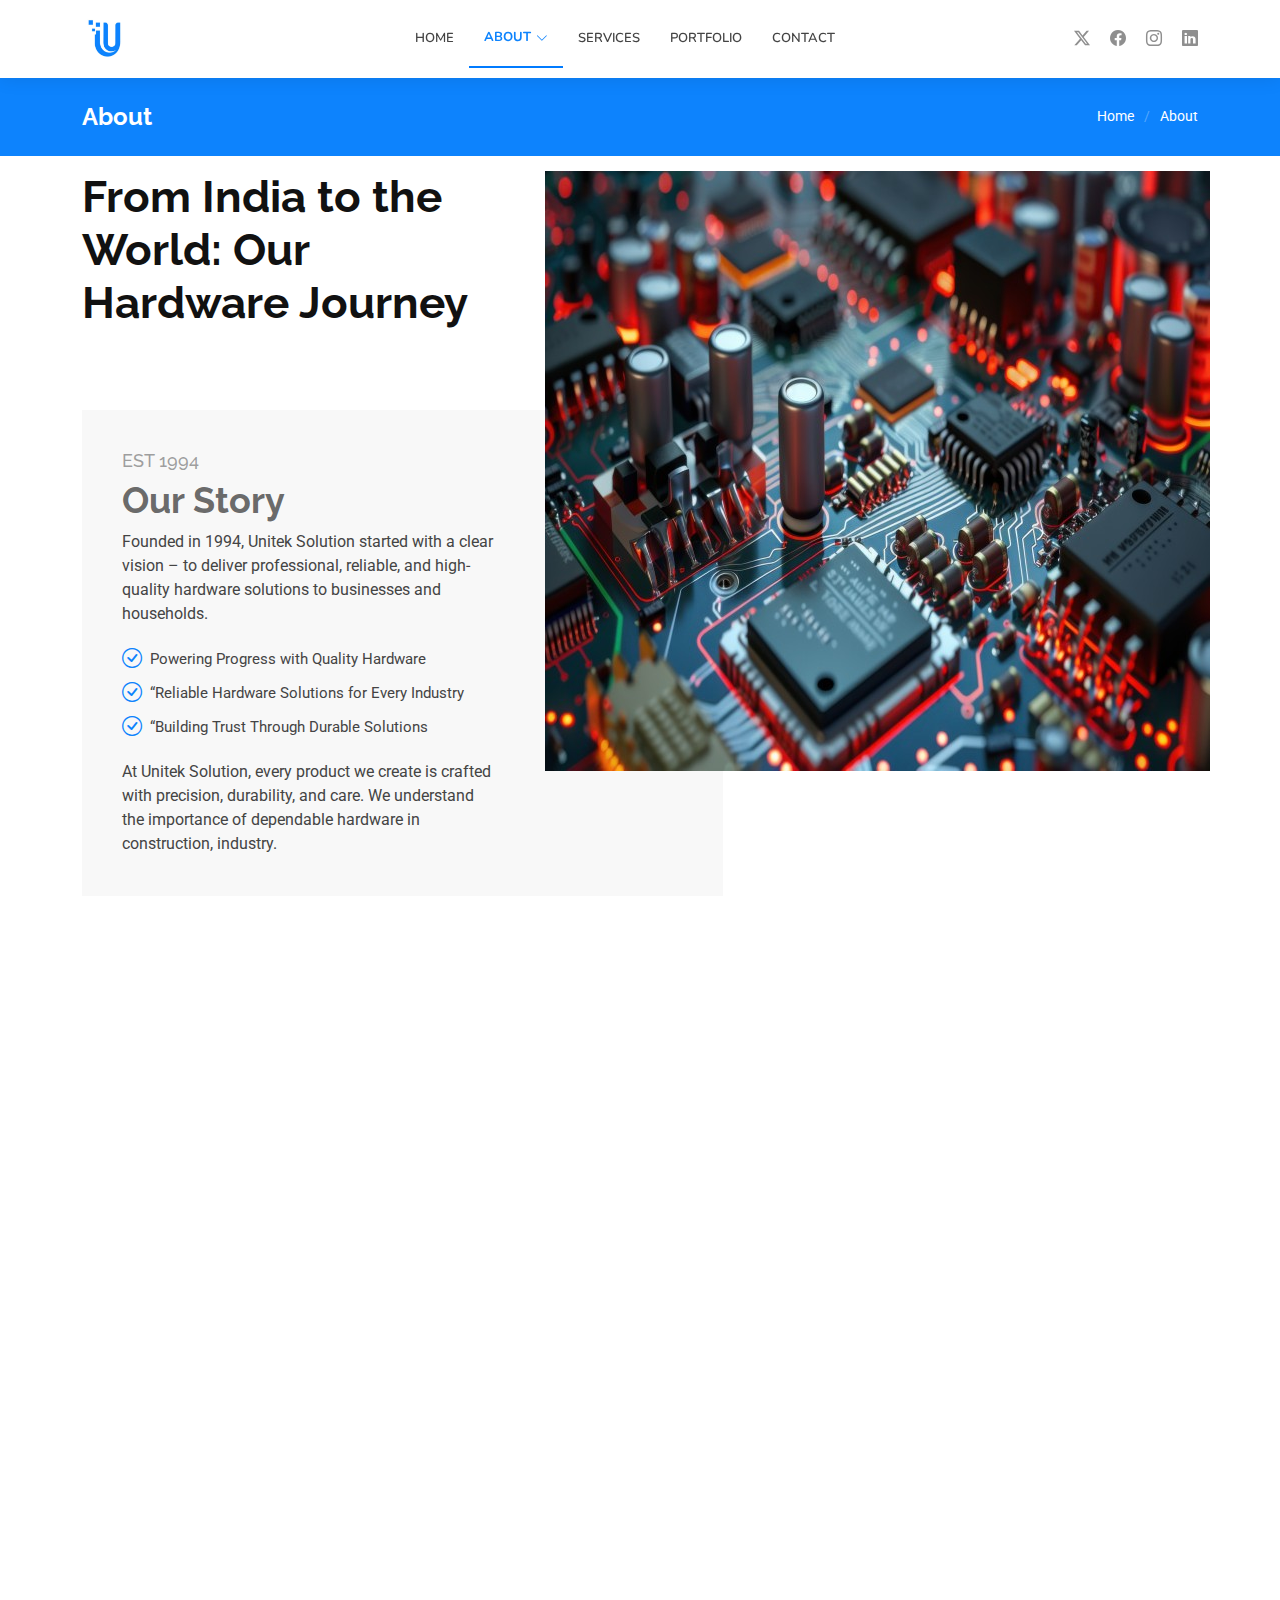
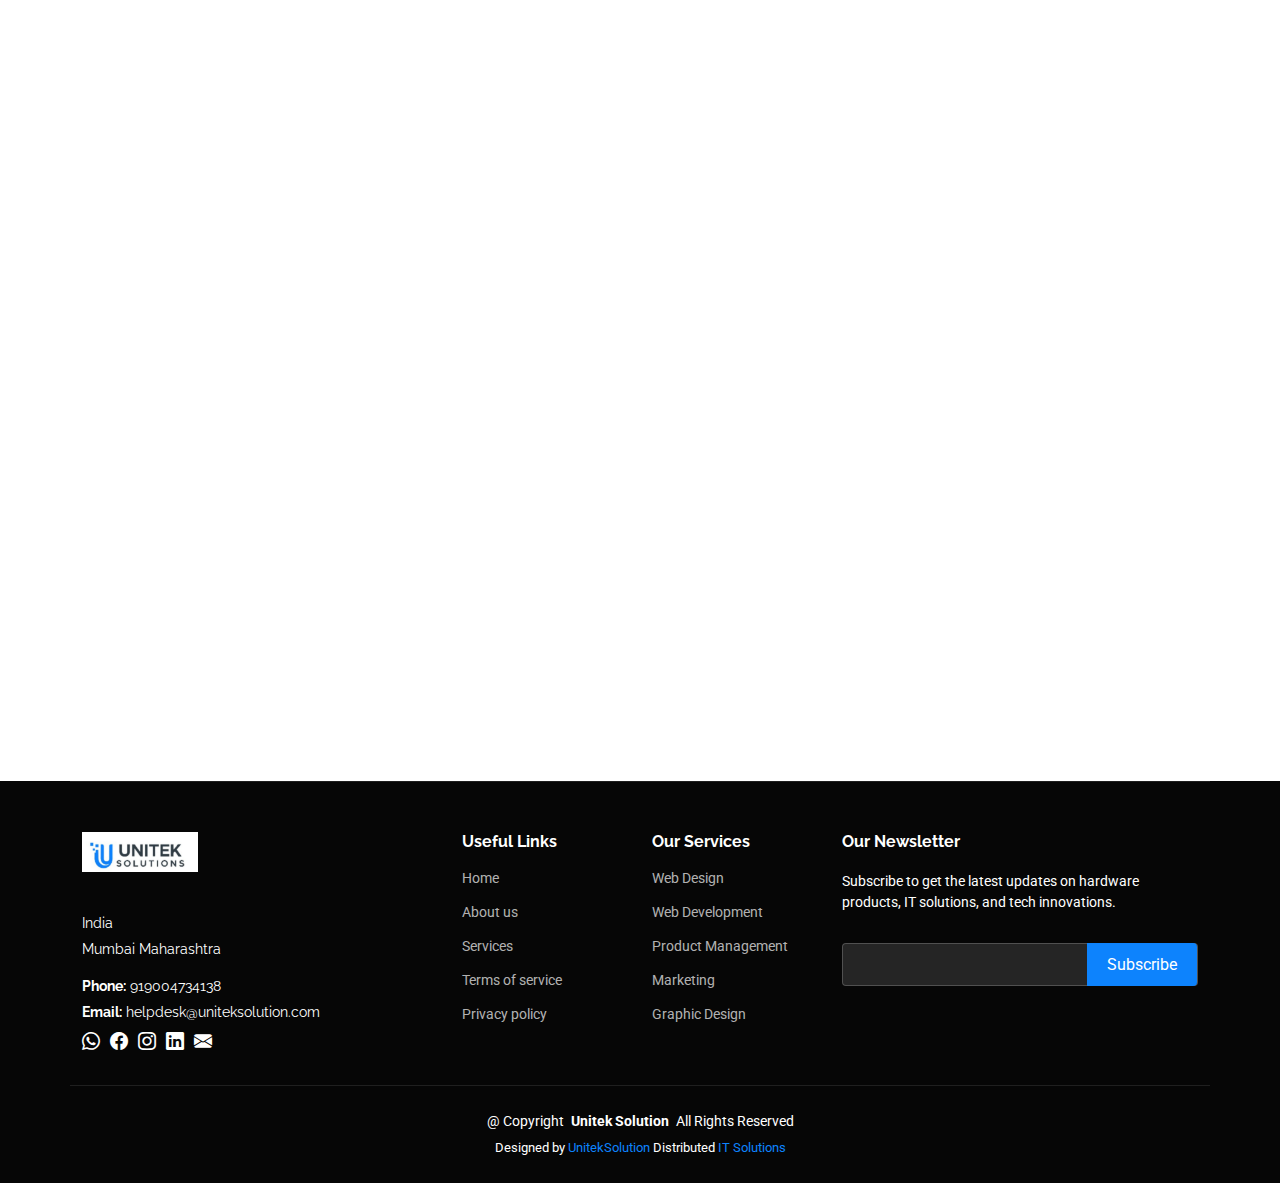
<file: about.html>
<!DOCTYPE html>
<html lang="en">
  <head>
    <meta charset="utf-8" />
    <meta content="width=device-width, initial-scale=1.0" name="viewport" />
    <title>About - Unitek Solution</title>
    <meta name="description" content="" />
    <meta name="keywords" content="" />

    <!-- Favicons -->
    <link
      href="<img"
      src="logs\thumbnail_image001 (2).jpg"
      alt="Company Logo"
      style="height: 60px; vertical-align: middle"
    />
    <link href="assets\img\blog\thumbnail_image001 (1.0).png" rel="apple-touch-icon" />

    <!-- Fonts -->
    <link href="https://fonts.googleapis.com" rel="preconnect" />
    <link href="https://fonts.gstatic.com" rel="preconnect" crossorigin />
    <link
      href="https://fonts.googleapis.com/css2?family=Roboto:ital,wght@0,100;0,300;0,400;0,500;0,700;0,900;1,100;1,300;1,400;1,500;1,700;1,900&family=Raleway:ital,wght@0,100;0,200;0,300;0,400;0,500;0,600;0,700;0,800;0,900;1,100;1,200;1,300;1,400;1,500;1,600;1,700;1,800;1,900&family=Nunito:ital,wght@0,200;0,300;0,400;0,500;0,600;0,700;0,800;0,900;1,200;1,300;1,400;1,500;1,600;1,700;1,800;1,900&display=swap"
      rel="stylesheet"
    />

    <!-- Vendor CSS Files -->
    <link
      href="assets/vendor/bootstrap/css/bootstrap.min.css"
      rel="stylesheet"
    />
    <link
      href="assets/vendor/bootstrap-icons/bootstrap-icons.css"
      rel="stylesheet"
    />
    <link href="assets/vendor/aos/aos.css" rel="stylesheet" />
    <link
      href="assets/vendor/glightbox/css/glightbox.min.css"
      rel="stylesheet"
    />
    <link href="assets/vendor/swiper/swiper-bundle.min.css" rel="stylesheet" />

    <!-- Main CSS File -->
    <link href="assets/css/main.css" rel="stylesheet" />

    <!-- =======================================================
  * Template Name: Company
  * Template URL: https://bootstrapmade.com/company-free-html-bootstrap-template/
  * Updated: Aug 07 2024 with Bootstrap v5.3.3
  * Author: BootstrapMade.com
  * License: https://bootstrapmade.com/license/
  ======================================================== -->
  </head>

  <body class="about-page">
    <header id="header" class="header d-flex align-items-center sticky-top">
      <div class="container position-relative d-flex align-items-center">
        <!--a href="index.html" class="logo d-flex align-items-center me-auto">
          < Uncomment the line below if you also wish to use an image logo -->
        <!--img src="assets/img/logo.png" alt=""> 
          <!--h1 class="sitename">Company</h1>
          <span>.</span>
        </a-->
        <a href="index.html" class="logo">
          <img
            src="logs\thumbnail_image001 (1.0).png"
            alt="Unitek Solution Logo"
            style="height: 200px; width: auto"
          />
        </a>
        <nav id="navmenu" class="navmenu">
          <ul>
            <li><a href="#hero">Home</a></li>
            <li class="dropdown">
              <a href="about.html" class="active"
                ><span>About</span>
                <i class="bi bi-chevron-down toggle-dropdown"></i
              ></a>
              <ul>
                <!--li><a href="team.html">Team</a></li-->
                <!--li><a href="testimonials.html">Testimonials</a></li-->
                <li class="dropdown">
                  <a href="#"
                    ><span>Deep Dropdown</span>
                    <i class="bi bi-chevron-down toggle-dropdown"></i
                  ></a>
                  <ul>
                    <li><a href="#">Deep Dropdown 1</a></li>
                    <li><a href="#">Deep Dropdown 2</a></li>
                    <li><a href="#">Deep Dropdown 3</a></li>
                    <li><a href="#">Deep Dropdown 4</a></li>
                    <li><a href="#">Deep Dropdown 5</a></li>
                  </ul>
                </li>
              </ul>
            </li>
            <li><a href="services.html">Services</a></li>
            <li><a href="portfolio.html">Portfolio</a></li>
            <!--li><a href="pricing.html">Pricing</a></li-->
            <!--li><a href="blog.html">Blog</a></li-->
            <li><a href="contact.html">Contact</a></li>
          </ul>
          <i class="mobile-nav-toggle d-xl-none bi bi-list"></i>
        </nav>

        <div class="header-social-links">
          <a href="#" class="twitter"><i class="bi bi-twitter-x"></i></a>
          <a href="#" class="facebook"><i class="bi bi-facebook"></i></a>
          <a href="#" class="instagram"><i class="bi bi-instagram"></i></a>
          <a href="#" class="linkedin"><i class="bi bi-linkedin"></i></a>
        </div>
      </div>
    </header>

    <main class="main">
      <!-- Page Title -->
      <div class="page-title accent-background">
        <div
          class="container d-lg-flex justify-content-between align-items-center"
        >
          <h1 class="mb-2 mb-lg-0">About</h1>
          <nav class="breadcrumbs">
            <ol>
              <li><a href="index.html">Home</a></li>
              <li class="current">About</li>
            </ol>
          </nav>
        </div>
      </div>
      <!-- End Page Title -->

      <!-- About Section -->
      <section id="about" class="about section">
        <div class="container">
          <div class="row position-relative">
            <div
              class="col-lg-7 about-img"
              data-aos="zoom-out"
              data-aos-delay="200"
            >
              <img src="assets\img\blog\image 2.jpg" />
            </div>

            <div class="col-lg-7" data-aos="fade-up" data-aos-delay="100">
              <h2 class="inner-title">
                From India to the World: Our Hardware Journey
              </h2>
              <div class="our-story">
                <h4>Est 1994</h4>
                <h3>Our Story</h3>
                <p>
                  Founded in 1994, Unitek Solution started with a clear vision –
                  to deliver professional, reliable, and high-quality hardware
                  solutions to businesses and households. 
                </p>
                <ul>
                  <li>
                    <i class="bi bi-check-circle"></i>
                    <span>Powering Progress with Quality Hardware</span>
                  </li>
                  <li>
                    <i class="bi bi-check-circle"></i>
                    <span>“Reliable Hardware Solutions for Every Industry</span>
                  </li>
                  <li>
                    <i class="bi bi-check-circle"></i>
                    <span>“Building Trust Through Durable Solutions</span>
                  </li>
                </ul>
                <p>
                  At Unitek Solution, every product we create is crafted with
                  precision, durability, and care. We understand the importance
                  of dependable hardware in construction, industry.
                </p>

                <!--div
                  class="watch-video d-flex align-items-center position-relative"
              -->
                  <!--i class="bi bi-play-circle"></i>
                  <a
                    href="https://www.youtube.com/watch?v=Y7f98aduVJ8"
                    class="glightbox stretched-link"
                    >Watch Video</a
              -->
                </div>
              </div>
            </div>
          </div>
        </div>
      </section>
      <!--about end -->

      <!-- /About Section -->

      <!-- Team Section -->
      <!--section id="team" class="team section light-background">
        <-- Section Title -->
        <!--div class="container section-title" data-aos="fade-up">
          <h2>Our Team</h2>
          <p>
            Necessitatibus eius consequatur ex aliquid fuga eum quidem sint
            consectetur velit
          </p>
        </div>
        <!-- End Section Title -->

        <!--div class="container">
          <div class="row gy-4">
            <div
              class="col-lg-3 col-md-6 d-flex align-items-stretch"
              data-aos="fade-up"
              data-aos-delay="100"
            >
              <div class="team-member">
                <div class="member-img">
                  <img
                    src="assets/img/team/team-1.jpg"
                    class="img-fluid"
                    alt=""
                  />
                  <div class="social">
                    <a href=""><i class="bi bi-twitter-x"></i></a>
                    <a href=""><i class="bi bi-facebook"></i></a>
                    <a href=""><i class="bi bi-instagram"></i></a>
                    <a href=""><i class="bi bi-linkedin"></i></a>
                  </div>
                </div>
                <div class="member-info">
                  <h4>Walter White</h4>
                  <span>Chief Executive Officer</span>
                </div>
              </div>
            </div>
            <!-- End Team Member -->

            <!--div
              class="col-lg-3 col-md-6 d-flex align-items-stretch"
              data-aos="fade-up"
              data-aos-delay="200"
            >
              <div class="team-member">
                <div class="member-img">
                  <img
                    src="assets/img/team/team-2.jpg"
                    class="img-fluid"
                    alt=""
                  />
                  <div class="social">
                    <a href=""><i class="bi bi-twitter-x"></i></a>
                    <a href=""><i class="bi bi-facebook"></i></a>
                    <a href=""><i class="bi bi-instagram"></i></a>
                    <a href=""><i class="bi bi-linkedin"></i></a>
                  </div>
                </div>
                <div class="member-info">
                  <h4>Sarah Jhonson</h4>
                  <span>Product Manager</span>
                </div>
              </div>
            </div>
            <!-- End Team Member -->

            <!--!div
              class="col-lg-3 col-md-6 d-flex align-items-stretch"
              data-aos="fade-up"
              data-aos-delay="300"
            >
              <div class="team-member">
                <div class="member-img">
                  <img
                    src="assets/img/team/team-3.jpg"
                    class="img-fluid"
                    alt=""
                  />
                  <div class="social">
                    <a href=""><i class="bi bi-twitter-x"></i></a>
                    <a href=""><i class="bi bi-facebook"></i></a>
                    <a href=""><i class="bi bi-instagram"></i></a>
                    <a href=""><i class="bi bi-linkedin"></i></a>
                  </div>
                </div>
                <div class="member-info">
                  <h4>William Anderson</h4>
                  <span>CTO</span>
                </div>
              </div>
            </div>
            <!-- End Team Member -->

            <!--div
              class="col-lg-3 col-md-6 d-flex align-items-stretch"
              data-aos="fade-up"
              data-aos-delay="400"
            >
              <div class="team-member">
                <div class="member-img">
                  <img
                    src="assets/img/team/team-4.jpg"
                    class="img-fluid"
                    alt=""
                  />
                  <div class="social">
                    <a href=""><i class="bi bi-twitter-x"></i></a>
                    <a href=""><i class="bi bi-facebook"></i></a>
                    <a href=""><i class="bi bi-instagram"></i></a>
                    <a href=""><i class="bi bi-linkedin"></i></a>
                  </div>
                </div>
                <div class="member-info">
                  <h4>Amanda Jepson</h4>
                  <span>Accountant</span>
                </div>
              </div>
            </div>
            <!-- End Team Member -->
          <!--/div>
        </div>
      </section-->
      <!-- /Team Section -->

      <!-- Skills Section -->
      <section id="skills" class="skills section">
        <!-- Section Title -->
        <div class="container section-title" data-aos="fade-up">
          <h2>Our Skills</h2>
          <p>
            “Expert in hardware repair, networking, security, power solutions, data recovery, and end-to-end IT infrastructure support.
          </p>
        </div>
        <!-- End Section Title -->

        <div class="container" data-aos="fade-up" data-aos-delay="100">
          <div class="row skills-content skills-animation">
            <div class="col-lg-6">
              <div class="progress">
                <span class="skill"
                  ><span>Chip-Level Repair Expertise</span> <i class="val">100%</i></span
                >
                <div class="progress-bar-wrap">
                  <div
                    class="progress-bar"
                    role="progressbar"
                    aria-valuenow="100"
                    aria-valuemin="0"
                    aria-valuemax="100"
                  ></div>
                </div>
              </div>
              <!-- End Skills Item -->

              <div class="progress">
                <span class="skill"
                  ><span>System Optimization</span> <i class="val">100%</i></span
                >
                <div class="progress-bar-wrap">
                  <div
                    class="progress-bar"
                    role="progressbar"
                    aria-valuenow="90"
                    aria-valuemin="0"
                    aria-valuemax="100"
                  ></div>
                </div>
              </div>
              <!-- End Skills Item -->

              <div class="progress">
                <span class="skill"
                  ><span>Networking & Connectivity</span> <i class="val">100%</i></span
                >
                <div class="progress-bar-wrap">
                  <div
                    class="progress-bar"
                    role="progressbar"
                    aria-valuenow="75"
                    aria-valuemin="0"
                    aria-valuemax="100"
                  ></div>
                </div>
              </div>
              <!-- End Skills Item -->
            </div>

            <div class="col-lg-6">
              <div class="progress">
                <span class="skill"
                  ><span>CCTV & Surveillance Systems</span> <i class="val">100%</i></span
                >
                <div class="progress-bar-wrap">
                  <div
                    class="progress-bar"
                    role="progressbar"
                    aria-valuenow="80"
                    aria-valuemin="0"
                    aria-valuemax="100"
                  ></div>
                </div>
              </div>
              <!-- End Skills Item -->

              <div class="progress">
                <span class="skill"
                  ><span>Power & UPS Solutions</span> <i class="val">100%</i></span
                >
                <div class="progress-bar-wrap">
                  <div
                    class="progress-bar"
                    role="progressbar"
                    aria-valuenow="90"
                    aria-valuemin="0"
                    aria-valuemax="100"
                  ></div>
                </div>
              </div>
              <!-- End Skills Item -->

              <div class="progress">
                <span class="skill"
                  ><span>Server Setup & Management</span> <i class="val">100%</i></span
                >
                <div class="progress-bar-wrap">
                  <div
                    class="progress-bar"
                    role="progressbar"
                    aria-valuenow="55"
                    aria-valuemin="0"
                    aria-valuemax="100"
                  ></div>
                </div>
              </div>
              <!-- End Skills Item -->
            </div>
          </div>
        </div>
      </section>
      <!-- /Skills Section -->

                <!-- Clients Section -->
      <section id="clients" class="clients section">
        <!-- Section Title -->
        <div class="container section-title" data-aos="fade-up">
          <h2>Our Clients</h2>
          <p>
            Trusted by Industry Leaders, Chosen by Innovators
          </p>
        </div>
        <!-- End Section Title -->
      
        <div class="container" data-aos="fade-up" data-aos-delay="100">
          <div class="row g-0 clients-wrap">
            <div class="col-xl-3 col-md-4 client-logo">
              <img
                src="assets\img\clients\download.png"
                class="img-fluid"
                alt=""
              />
            </div>
            <!-- End Client Item -->

            <div class="col-xl-3 col-md-4 client-logo">
              <img
                src="assets\img\clients\cropped-KanaraFireCo..-1-300x130.jpg"
                class="img-fluid"
                alt=""
              />
            </div>
            <!-- End Client Item -->

            <div class="col-xl-3 col-md-4 client-logo">
              <img
                src="assets\img\clients\images (1).png"
                class="img-fluid"
                alt=""
              />
            </div>
            <!-- End Client Item -->

            <div class="col-xl-3 col-md-4 client-logo">
              <img
                src="assets\img\clients\nature_one_fresh_produce_logo.jpg"
                class="img-fluid"
                alt=""
              />
            </div>
            <!-- End Client Item -->

            <div class="col-xl-3 col-md-4 client-logo">
              <img
                src="assets\img\clients\pro-office-solution.png"
                class="img-fluid"
                alt=""
              />
            </div>
            <!-- End Client Item -->

            <div class="col-xl-3 col-md-4 client-logo">
              <img
                src="assets\img\clients\opengraph-image.png"
                class="img-fluid"
                alt=""
              />
            </div>
            <!-- End Client Item -->

            <div class="col-xl-3 col-md-4 client-logo">
              <img
                src="assets\img\clients\images.jpg"
                class="img-fluid"
                alt=""
              />
            </div>
            <!-- End Client Item -->

            <div class="col-xl-3 col-md-4 client-logo">
              <img
                src="assets\img\clients\download (1).png"
                class="img-fluid"
                alt=""
              />
            </div>
            <!-- End Client Item -->
             <!-- End Client Item -->

            <div class="col-xl-3 col-md-4 client-logo">
              <img
                src="assets\img\clients\1631339690518.jpg"
                class="img-fluid"
                alt=""
              />
            </div>
            <!-- End Client Item -->
            <!-- End Client Item -->

            <div class="col-xl-3 col-md-4 client-logo">
              <img
                src="assets\img\clients\etpl-logo.png"
                class="img-fluid"
                alt=""
              />
            </div>
            <!-- End Client Item -->
             <!-- End Client Item -->

            <div class="col-xl-3 col-md-4 client-logo">
              <img
                src="assets\img\clients\images (1).jpg"
                class="img-fluid"
                alt=""
              />
            </div>
            <!-- End Client Item -->
             <!-- End Client Item -->

            <div class="col-xl-3 col-md-4 client-logo">
              <img
                src="assets\img\clients\images (2).jpg"
                class="img-fluid"
                alt=""
              />
            </div>
            <!-- End Client Item -->
             <div class="col-xl-3 col-md-4 client-logo">
              <img
                src="assets\img\clients\logo_kalatra_1200x1200.webp"
                class="img-fluid"
                alt=""
              />
            </div>
            <!-- End Client Item -->
             <!-- End Client Item -->
             <div class="col-xl-3 col-md-4 client-logo">
              <img
                src="assets\img\clients\2.1.webp"
                class="img-fluid"
                alt=""
              />
            </div>
            <!-- End Client Item -->
          </div>
        </div>
      </section>
      <!-- /Clients Section -->
    </main>

    <footer id="footer" class="footer dark-background">
      <div class="container footer-top">
        <div class="row gy-4">
          <div class="col-lg-4 col-md-6 footer-about">
            <a href="index.html" class="logo d-flex align-items-center">
              <!--span class="sitename">Company</span-->
              <img src= "logs\thumbnail_image001 (2).jpg" alt="Company Logo" style="height:60px; vertical-align:middle;">

            </a>
            <div class="footer-contact pt-3">
              <p>India </p>
              <p>Mumbai Maharashtra</p>
              <p class="mt-3">
                <strong>Phone:</strong> <span>919004734138</span>
              </p>
              <p><strong>Email:</strong> <span>helpdesk@uniteksolution.com</span></p>
            </div>
            <div class="header-social-links"> 
  <!-- WhatsApp -->
  <a href="https://wa.me/+919867256909/?text=Hello%20Unitek%20Solutions%20Team%0A%0AI%E2%80%99m%20interested%20in%20your%20IT%20services%20and%20would%20like%20to%20know%20more%20about%20your%20offerings%20in%20hardware%2C%20AMC%2C%20networking%2C%20surveillance%2C%20or%20web%20development.%20Please%20assist%20me%20with%20the%20details.%0A%0AThank%20you%21" 
     target="_blank" class="whatsapp"><i class="bi bi-whatsapp"></i></a>

  <!-- Facebook -->
  <a href="https://www.facebook.com/profile.php?id=61572808440505" 
     target="_blank" class="facebook"><i class="bi bi-facebook"></i></a>

  <!-- Instagram -->
  <a href="https://www.instagram.com/unitek.solution/" 
     target="_blank" class="instagram"><i class="bi bi-instagram"></i></a>

  <!-- LinkedIn -->
  <a href="https://www.linkedin.com/company/unitek-solution" 
     target="_blank" class="linkedin"><i class="bi bi-linkedin"></i></a>

  <!-- Email -->
  <a href="mailto:info@uniteksolution.com" 
     class="email"><i class="bi bi-envelope-fill"></i></a>
</div>

          </div>

          <div class="col-lg-2 col-md-3 footer-links">
            <h4>Useful Links</h4>
            <ul>
              <li><a href="#">Home</a></li>
              <li><a href="#">About us</a></li>
              <li><a href="#">Services</a></li>
              <li><a href="#">Terms of service</a></li>
              <li><a href="#">Privacy policy</a></li>
            </ul>
          </div>

          <div class="col-lg-2 col-md-3 footer-links">
            <h4>Our Services</h4>
            <ul>
              <li><a href="#">Web Design</a></li>
              <li><a href="#">Web Development</a></li>
              <li><a href="#">Product Management</a></li>
              <li><a href="#">Marketing</a></li>
              <li><a href="#">Graphic Design</a></li>
            </ul>
          </div>

          <div class="col-lg-4 col-md-12 footer-newsletter">
            <h4>Our Newsletter</h4>
            <p>
              Subscribe to get the latest updates on hardware products, IT solutions, and tech innovations.
            </p>
            <form
              action="forms/newsletter.php"
              method="post"
              class="php-email-form"
            >
              <div class="newsletter-form">
                <input type="email" name="email" /><input
                  type="submit"
                  value="Subscribe"
                />
              </div>
              <div class="loading">Loading</div>
              <div class="error-message"></div>
              <div class="sent-message">
                Your subscription request has been sent. Thank you!
              </div>
            </form>
          </div>
        </div>
      </div>

      <div class="container copyright text-center mt-4">
        <p>
          @ <span>Copyright</span>
          <strong class="px-1 sitename">Unitek Solution</strong>

          <span>All Rights Reserved</span>
        </p>
        <div class="credits">
          <!-- All the links in the footer should remain intact. -->
          <!-- You can delete the links only if you've purchased the pro version. -->
          <!-- Licensing information: https://bootstrapmade.com/license/ -->
          <!-- Purchase the pro version with working PHP/AJAX contact form: [buy-url] -->
          Designed by
          <a href="https://bootstrapmade.com/">UnitekSolution</a> Distributed
          <a href=“https://themewagon.com>IT Solutions 
        </div>
      </div>
    </footer>

    <!-- Scroll Top -->
    <a
      href="#"
      id="scroll-top"
      class="scroll-top d-flex align-items-center justify-content-center"
      ><i class="bi bi-arrow-up-short"></i
    ></a>

    <!-- Preloader -->
    <div id="preloader"></div>

    <!-- Vendor JS Files -->
    <script src="assets/vendor/bootstrap/js/bootstrap.bundle.min.js"></script>
    <script src="assets/vendor/php-email-form/validate.js"></script>
    <script src="assets/vendor/aos/aos.js"></script>
    <script src="assets/vendor/glightbox/js/glightbox.min.js"></script>
    <script src="assets/vendor/imagesloaded/imagesloaded.pkgd.min.js"></script>
    <script src="assets/vendor/isotope-layout/isotope.pkgd.min.js"></script>
    <script src="assets/vendor/waypoints/noframework.waypoints.js"></script>
    <script src="assets/vendor/swiper/swiper-bundle.min.js"></script>

    <!-- Main JS File -->
    <script src="assets/js/main.js"></script>
  </body>
</html>
</file>
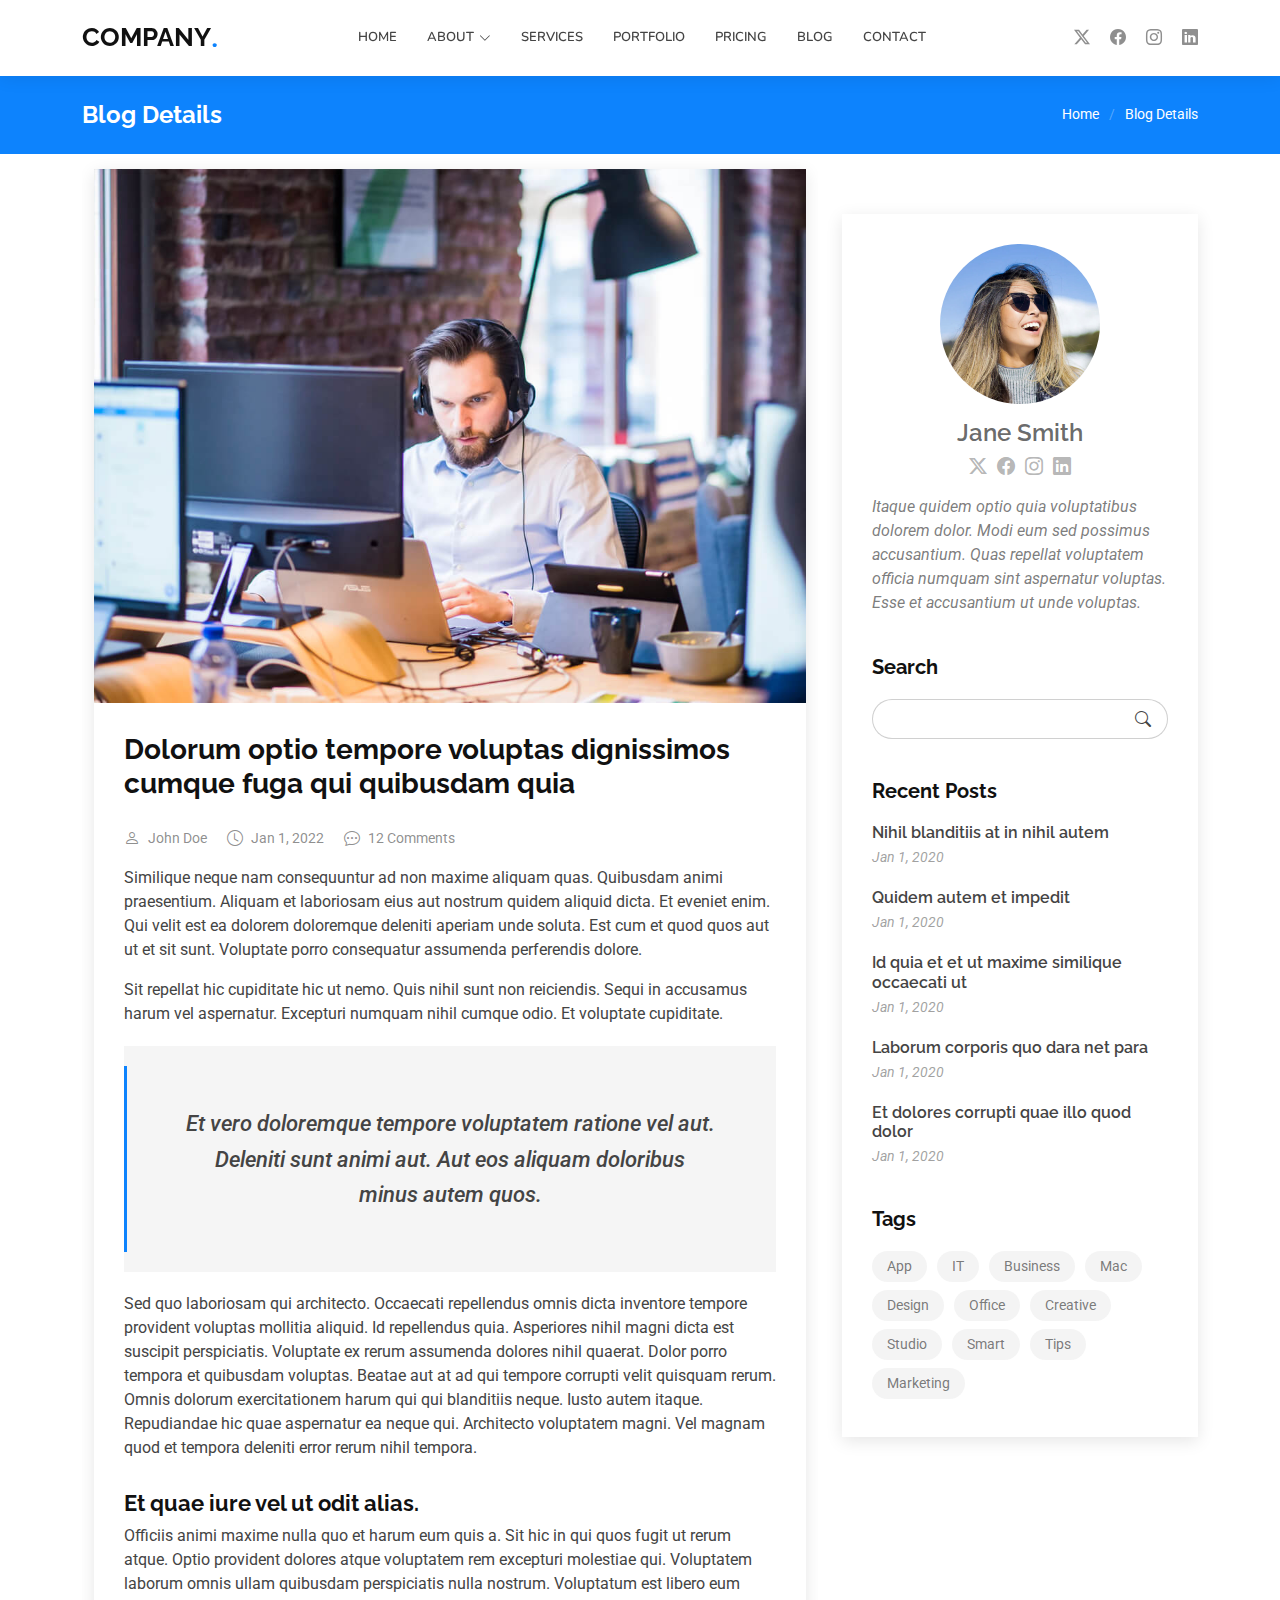
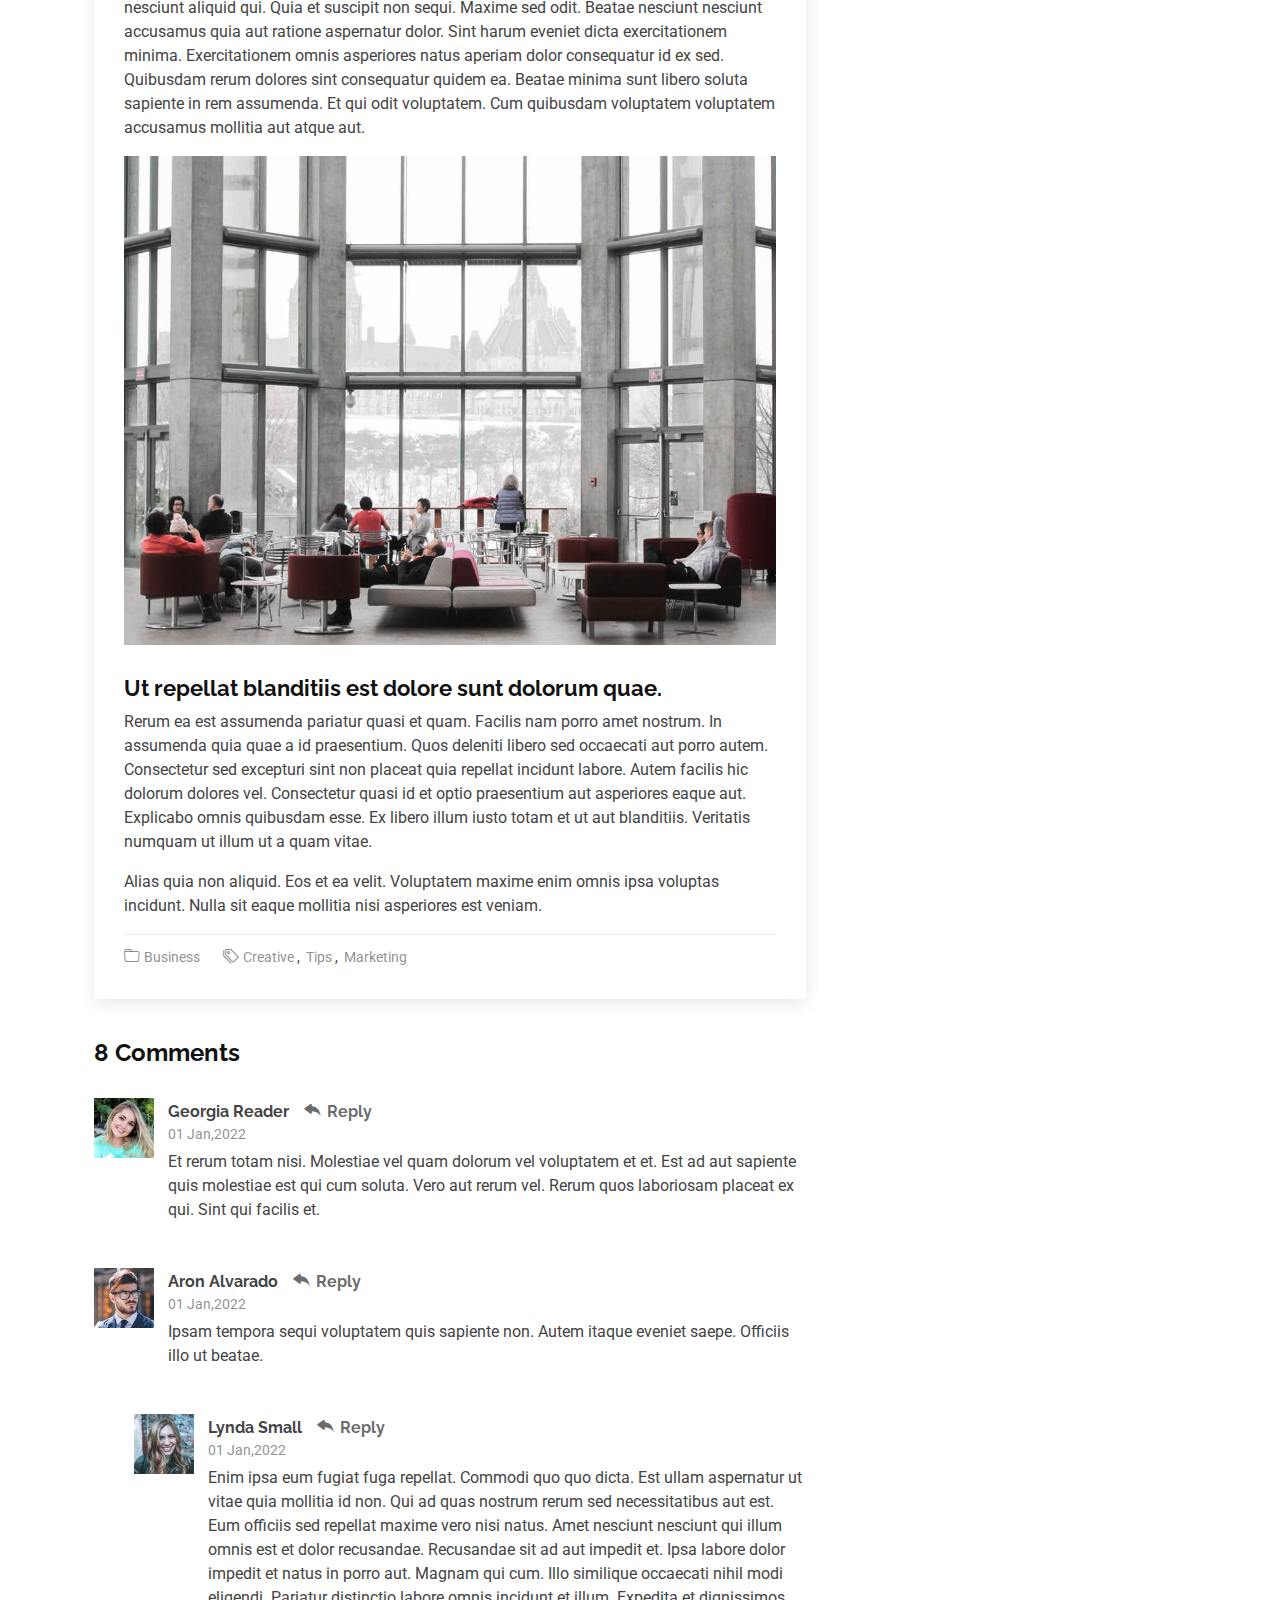
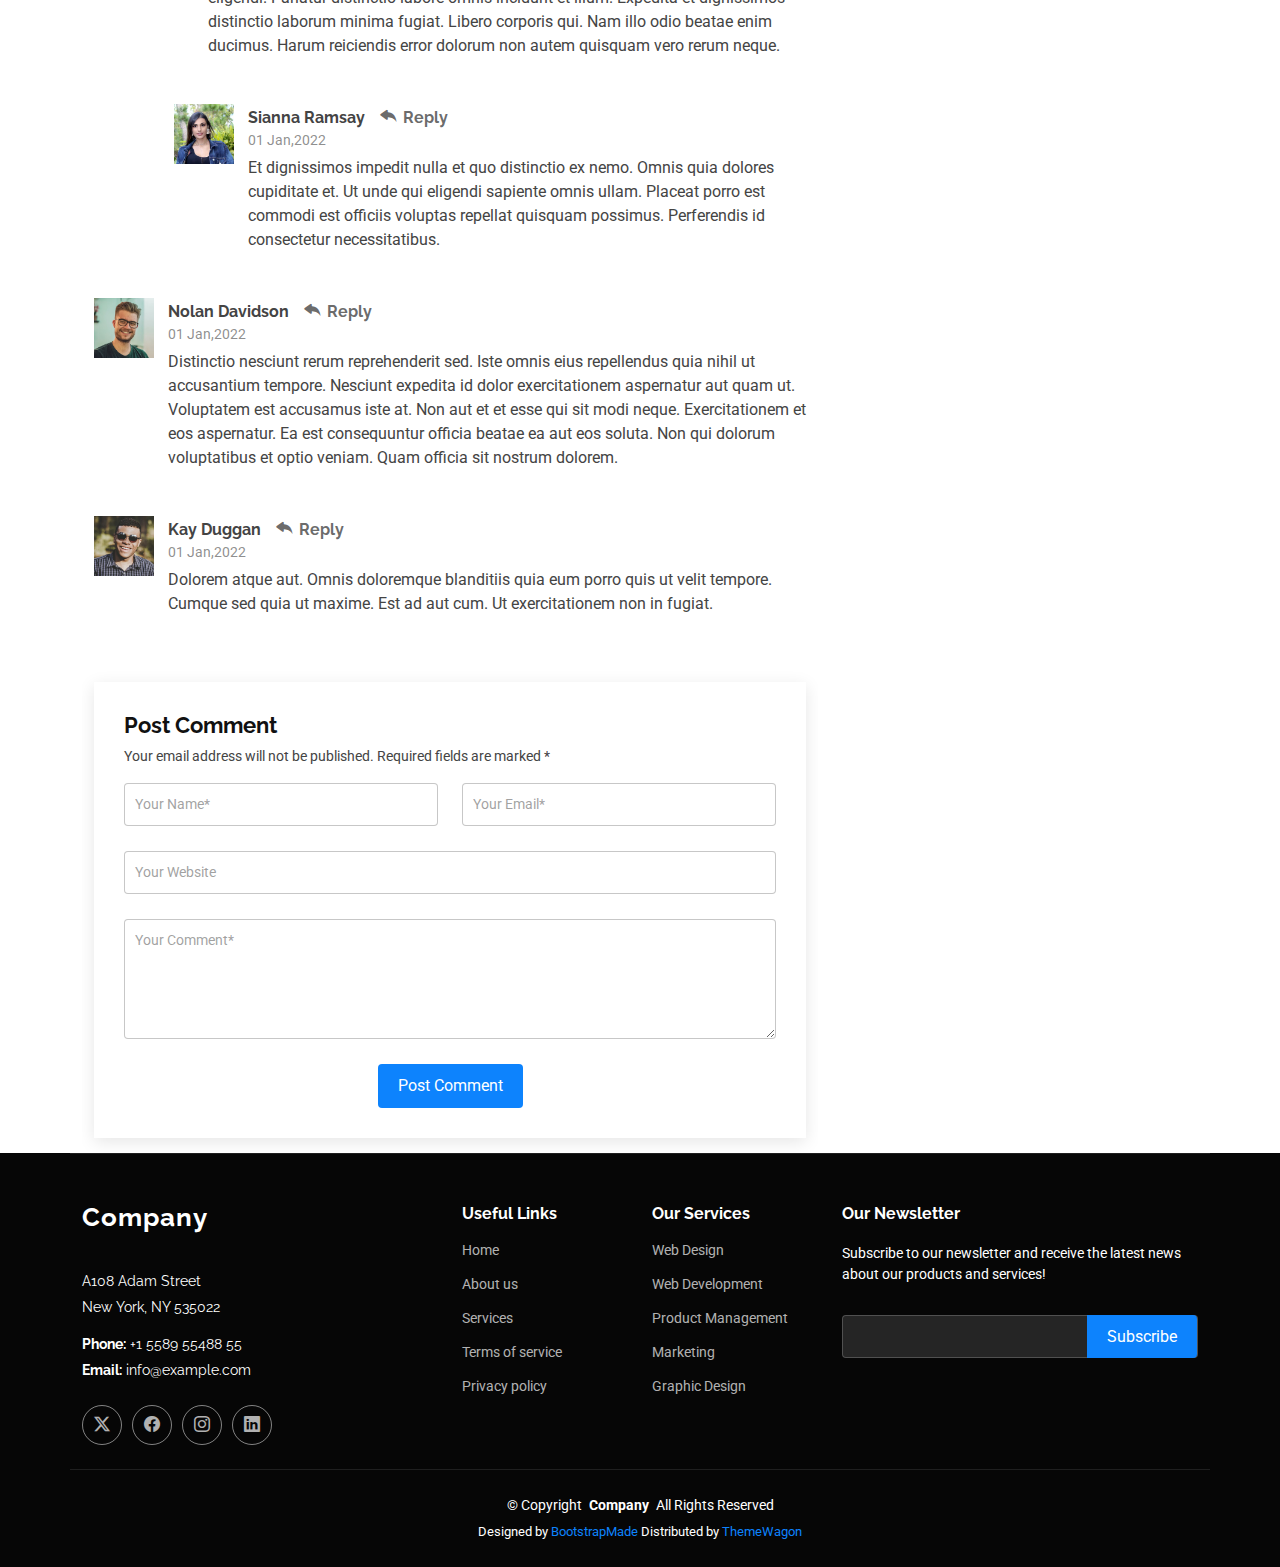
<file: blog-details.html>
<!DOCTYPE html>
<html lang="en">

<head>
  <meta charset="utf-8">
  <meta content="width=device-width, initial-scale=1.0" name="viewport">
  <title>Blog Details - Company Bootstrap Template</title>
  <meta name="description" content="">
  <meta name="keywords" content="">

  <!-- Favicons -->
  <link href="assets/img/favicon.png" rel="icon">
  <link href="assets/img/apple-touch-icon.png" rel="apple-touch-icon">

  <!-- Fonts -->
  <link href="https://fonts.googleapis.com" rel="preconnect">
  <link href="https://fonts.gstatic.com" rel="preconnect" crossorigin>
  <link href="https://fonts.googleapis.com/css2?family=Roboto:ital,wght@0,100;0,300;0,400;0,500;0,700;0,900;1,100;1,300;1,400;1,500;1,700;1,900&family=Raleway:ital,wght@0,100;0,200;0,300;0,400;0,500;0,600;0,700;0,800;0,900;1,100;1,200;1,300;1,400;1,500;1,600;1,700;1,800;1,900&family=Nunito:ital,wght@0,200;0,300;0,400;0,500;0,600;0,700;0,800;0,900;1,200;1,300;1,400;1,500;1,600;1,700;1,800;1,900&display=swap" rel="stylesheet">

  <!-- Vendor CSS Files -->
  <link href="assets/vendor/bootstrap/css/bootstrap.min.css" rel="stylesheet">
  <link href="assets/vendor/bootstrap-icons/bootstrap-icons.css" rel="stylesheet">
  <link href="assets/vendor/aos/aos.css" rel="stylesheet">
  <link href="assets/vendor/glightbox/css/glightbox.min.css" rel="stylesheet">
  <link href="assets/vendor/swiper/swiper-bundle.min.css" rel="stylesheet">

  <!-- Main CSS File -->
  <link href="assets/css/main.css" rel="stylesheet">

  <!-- =======================================================
  * Template Name: Company
  * Template URL: https://bootstrapmade.com/company-free-html-bootstrap-template/
  * Updated: Aug 07 2024 with Bootstrap v5.3.3
  * Author: BootstrapMade.com
  * License: https://bootstrapmade.com/license/
  ======================================================== -->
</head>

<body class="blog-details-page">

  <header id="header" class="header d-flex align-items-center sticky-top">
    <div class="container position-relative d-flex align-items-center">

      <a href="index.html" class="logo d-flex align-items-center me-auto">
        <!-- Uncomment the line below if you also wish to use an image logo -->
        <!-- <img src="assets/img/logo.png" alt=""> -->
        <h1 class="sitename">Company</h1><span>.</span>
      </a>

      <nav id="navmenu" class="navmenu">
        <ul>
          <li><a href="#hero">Home</a></li>
          <li class="dropdown"><a href="about.html"><span>About</span> <i class="bi bi-chevron-down toggle-dropdown"></i></a>
            <ul>
              <li><a href="team.html">Team</a></li>
              <li><a href="testimonials.html">Testimonials</a></li>
              <li class="dropdown"><a href="#"><span>Deep Dropdown</span> <i class="bi bi-chevron-down toggle-dropdown"></i></a>
                <ul>
                  <li><a href="#">Deep Dropdown 1</a></li>
                  <li><a href="#">Deep Dropdown 2</a></li>
                  <li><a href="#">Deep Dropdown 3</a></li>
                  <li><a href="#">Deep Dropdown 4</a></li>
                  <li><a href="#">Deep Dropdown 5</a></li>
                </ul>
              </li>
            </ul>
          </li>
          <li><a href="services.html">Services</a></li>
          <li><a href="portfolio.html">Portfolio</a></li>
          <li><a href="pricing.html">Pricing</a></li>
          <li><a href="blog.html">Blog</a></li>
          <li><a href="contact.html">Contact</a></li>
        </ul>
        <i class="mobile-nav-toggle d-xl-none bi bi-list"></i>
      </nav>

      <div class="header-social-links">
        <a href="#" class="twitter"><i class="bi bi-twitter-x"></i></a>
        <a href="#" class="facebook"><i class="bi bi-facebook"></i></a>
        <a href="#" class="instagram"><i class="bi bi-instagram"></i></a>
        <a href="#" class="linkedin"><i class="bi bi-linkedin"></i></a>
      </div>

    </div>
  </header>

  <main class="main">

    <!-- Page Title -->
    <div class="page-title accent-background">
      <div class="container d-lg-flex justify-content-between align-items-center">
        <h1 class="mb-2 mb-lg-0">Blog Details</h1>
        <nav class="breadcrumbs">
          <ol>
            <li><a href="index.html">Home</a></li>
            <li class="current">Blog Details</li>
          </ol>
        </nav>
      </div>
    </div><!-- End Page Title -->

    <div class="container">
      <div class="row">

        <div class="col-lg-8">

          <!-- Blog Details Section -->
          <section id="blog-details" class="blog-details section">
            <div class="container">

              <article class="article">

                <div class="post-img">
                  <img src="assets/img/blog/blog-1.jpg" alt="" class="img-fluid">
                </div>

                <h2 class="title">Dolorum optio tempore voluptas dignissimos cumque fuga qui quibusdam quia</h2>

                <div class="meta-top">
                  <ul>
                    <li class="d-flex align-items-center"><i class="bi bi-person"></i> <a href="blog-details.html">John Doe</a></li>
                    <li class="d-flex align-items-center"><i class="bi bi-clock"></i> <a href="blog-details.html"><time datetime="2020-01-01">Jan 1, 2022</time></a></li>
                    <li class="d-flex align-items-center"><i class="bi bi-chat-dots"></i> <a href="blog-details.html">12 Comments</a></li>
                  </ul>
                </div><!-- End meta top -->

                <div class="content">
                  <p>
                    Similique neque nam consequuntur ad non maxime aliquam quas. Quibusdam animi praesentium. Aliquam et laboriosam eius aut nostrum quidem aliquid dicta.
                    Et eveniet enim. Qui velit est ea dolorem doloremque deleniti aperiam unde soluta. Est cum et quod quos aut ut et sit sunt. Voluptate porro consequatur assumenda perferendis dolore.
                  </p>

                  <p>
                    Sit repellat hic cupiditate hic ut nemo. Quis nihil sunt non reiciendis. Sequi in accusamus harum vel aspernatur. Excepturi numquam nihil cumque odio. Et voluptate cupiditate.
                  </p>

                  <blockquote>
                    <p>
                      Et vero doloremque tempore voluptatem ratione vel aut. Deleniti sunt animi aut. Aut eos aliquam doloribus minus autem quos.
                    </p>
                  </blockquote>

                  <p>
                    Sed quo laboriosam qui architecto. Occaecati repellendus omnis dicta inventore tempore provident voluptas mollitia aliquid. Id repellendus quia. Asperiores nihil magni dicta est suscipit perspiciatis. Voluptate ex rerum assumenda dolores nihil quaerat.
                    Dolor porro tempora et quibusdam voluptas. Beatae aut at ad qui tempore corrupti velit quisquam rerum. Omnis dolorum exercitationem harum qui qui blanditiis neque.
                    Iusto autem itaque. Repudiandae hic quae aspernatur ea neque qui. Architecto voluptatem magni. Vel magnam quod et tempora deleniti error rerum nihil tempora.
                  </p>

                  <h3>Et quae iure vel ut odit alias.</h3>
                  <p>
                    Officiis animi maxime nulla quo et harum eum quis a. Sit hic in qui quos fugit ut rerum atque. Optio provident dolores atque voluptatem rem excepturi molestiae qui. Voluptatem laborum omnis ullam quibusdam perspiciatis nulla nostrum. Voluptatum est libero eum nesciunt aliquid qui.
                    Quia et suscipit non sequi. Maxime sed odit. Beatae nesciunt nesciunt accusamus quia aut ratione aspernatur dolor. Sint harum eveniet dicta exercitationem minima. Exercitationem omnis asperiores natus aperiam dolor consequatur id ex sed. Quibusdam rerum dolores sint consequatur quidem ea.
                    Beatae minima sunt libero soluta sapiente in rem assumenda. Et qui odit voluptatem. Cum quibusdam voluptatem voluptatem accusamus mollitia aut atque aut.
                  </p>
                  <img src="assets/img/blog/blog-inside-post.jpg" class="img-fluid" alt="">

                  <h3>Ut repellat blanditiis est dolore sunt dolorum quae.</h3>
                  <p>
                    Rerum ea est assumenda pariatur quasi et quam. Facilis nam porro amet nostrum. In assumenda quia quae a id praesentium. Quos deleniti libero sed occaecati aut porro autem. Consectetur sed excepturi sint non placeat quia repellat incidunt labore. Autem facilis hic dolorum dolores vel.
                    Consectetur quasi id et optio praesentium aut asperiores eaque aut. Explicabo omnis quibusdam esse. Ex libero illum iusto totam et ut aut blanditiis. Veritatis numquam ut illum ut a quam vitae.
                  </p>
                  <p>
                    Alias quia non aliquid. Eos et ea velit. Voluptatem maxime enim omnis ipsa voluptas incidunt. Nulla sit eaque mollitia nisi asperiores est veniam.
                  </p>

                </div><!-- End post content -->

                <div class="meta-bottom">
                  <i class="bi bi-folder"></i>
                  <ul class="cats">
                    <li><a href="#">Business</a></li>
                  </ul>

                  <i class="bi bi-tags"></i>
                  <ul class="tags">
                    <li><a href="#">Creative</a></li>
                    <li><a href="#">Tips</a></li>
                    <li><a href="#">Marketing</a></li>
                  </ul>
                </div><!-- End meta bottom -->

              </article>

            </div>
          </section><!-- /Blog Details Section -->

          <!-- Blog Comments Section -->
          <section id="blog-comments" class="blog-comments section">

            <div class="container">

              <h4 class="comments-count">8 Comments</h4>

              <div id="comment-1" class="comment">
                <div class="d-flex">
                  <div class="comment-img"><img src="assets/img/blog/comments-1.jpg" alt=""></div>
                  <div>
                    <h5><a href="">Georgia Reader</a> <a href="#" class="reply"><i class="bi bi-reply-fill"></i> Reply</a></h5>
                    <time datetime="2020-01-01">01 Jan,2022</time>
                    <p>
                      Et rerum totam nisi. Molestiae vel quam dolorum vel voluptatem et et. Est ad aut sapiente quis molestiae est qui cum soluta.
                      Vero aut rerum vel. Rerum quos laboriosam placeat ex qui. Sint qui facilis et.
                    </p>
                  </div>
                </div>
              </div><!-- End comment #1 -->

              <div id="comment-2" class="comment">
                <div class="d-flex">
                  <div class="comment-img"><img src="assets/img/blog/comments-2.jpg" alt=""></div>
                  <div>
                    <h5><a href="">Aron Alvarado</a> <a href="#" class="reply"><i class="bi bi-reply-fill"></i> Reply</a></h5>
                    <time datetime="2020-01-01">01 Jan,2022</time>
                    <p>
                      Ipsam tempora sequi voluptatem quis sapiente non. Autem itaque eveniet saepe. Officiis illo ut beatae.
                    </p>
                  </div>
                </div>

                <div id="comment-reply-1" class="comment comment-reply">
                  <div class="d-flex">
                    <div class="comment-img"><img src="assets/img/blog/comments-3.jpg" alt=""></div>
                    <div>
                      <h5><a href="">Lynda Small</a> <a href="#" class="reply"><i class="bi bi-reply-fill"></i> Reply</a></h5>
                      <time datetime="2020-01-01">01 Jan,2022</time>
                      <p>
                        Enim ipsa eum fugiat fuga repellat. Commodi quo quo dicta. Est ullam aspernatur ut vitae quia mollitia id non. Qui ad quas nostrum rerum sed necessitatibus aut est. Eum officiis sed repellat maxime vero nisi natus. Amet nesciunt nesciunt qui illum omnis est et dolor recusandae.

                        Recusandae sit ad aut impedit et. Ipsa labore dolor impedit et natus in porro aut. Magnam qui cum. Illo similique occaecati nihil modi eligendi. Pariatur distinctio labore omnis incidunt et illum. Expedita et dignissimos distinctio laborum minima fugiat.

                        Libero corporis qui. Nam illo odio beatae enim ducimus. Harum reiciendis error dolorum non autem quisquam vero rerum neque.
                      </p>
                    </div>
                  </div>

                  <div id="comment-reply-2" class="comment comment-reply">
                    <div class="d-flex">
                      <div class="comment-img"><img src="assets/img/blog/comments-4.jpg" alt=""></div>
                      <div>
                        <h5><a href="">Sianna Ramsay</a> <a href="#" class="reply"><i class="bi bi-reply-fill"></i> Reply</a></h5>
                        <time datetime="2020-01-01">01 Jan,2022</time>
                        <p>
                          Et dignissimos impedit nulla et quo distinctio ex nemo. Omnis quia dolores cupiditate et. Ut unde qui eligendi sapiente omnis ullam. Placeat porro est commodi est officiis voluptas repellat quisquam possimus. Perferendis id consectetur necessitatibus.
                        </p>
                      </div>
                    </div>

                  </div><!-- End comment reply #2-->

                </div><!-- End comment reply #1-->

              </div><!-- End comment #2-->

              <div id="comment-3" class="comment">
                <div class="d-flex">
                  <div class="comment-img"><img src="assets/img/blog/comments-5.jpg" alt=""></div>
                  <div>
                    <h5><a href="">Nolan Davidson</a> <a href="#" class="reply"><i class="bi bi-reply-fill"></i> Reply</a></h5>
                    <time datetime="2020-01-01">01 Jan,2022</time>
                    <p>
                      Distinctio nesciunt rerum reprehenderit sed. Iste omnis eius repellendus quia nihil ut accusantium tempore. Nesciunt expedita id dolor exercitationem aspernatur aut quam ut. Voluptatem est accusamus iste at.
                      Non aut et et esse qui sit modi neque. Exercitationem et eos aspernatur. Ea est consequuntur officia beatae ea aut eos soluta. Non qui dolorum voluptatibus et optio veniam. Quam officia sit nostrum dolorem.
                    </p>
                  </div>
                </div>

              </div><!-- End comment #3 -->

              <div id="comment-4" class="comment">
                <div class="d-flex">
                  <div class="comment-img"><img src="assets/img/blog/comments-6.jpg" alt=""></div>
                  <div>
                    <h5><a href="">Kay Duggan</a> <a href="#" class="reply"><i class="bi bi-reply-fill"></i> Reply</a></h5>
                    <time datetime="2020-01-01">01 Jan,2022</time>
                    <p>
                      Dolorem atque aut. Omnis doloremque blanditiis quia eum porro quis ut velit tempore. Cumque sed quia ut maxime. Est ad aut cum. Ut exercitationem non in fugiat.
                    </p>
                  </div>
                </div>

              </div><!-- End comment #4 -->

            </div>

          </section><!-- /Blog Comments Section -->

          <!-- Comment Form Section -->
          <section id="comment-form" class="comment-form section">
            <div class="container">

              <form action="">

                <h4>Post Comment</h4>
                <p>Your email address will not be published. Required fields are marked * </p>
                <div class="row">
                  <div class="col-md-6 form-group">
                    <input name="name" type="text" class="form-control" placeholder="Your Name*">
                  </div>
                  <div class="col-md-6 form-group">
                    <input name="email" type="text" class="form-control" placeholder="Your Email*">
                  </div>
                </div>
                <div class="row">
                  <div class="col form-group">
                    <input name="website" type="text" class="form-control" placeholder="Your Website">
                  </div>
                </div>
                <div class="row">
                  <div class="col form-group">
                    <textarea name="comment" class="form-control" placeholder="Your Comment*"></textarea>
                  </div>
                </div>

                <div class="text-center">
                  <button type="submit" class="btn btn-primary">Post Comment</button>
                </div>

              </form>

            </div>
          </section><!-- /Comment Form Section -->

        </div>

        <div class="col-lg-4 sidebar">

          <div class="widgets-container">

            <!-- Blog Author Widget -->
            <div class="blog-author-widget widget-item">

              <div class="d-flex flex-column align-items-center">
                <img src="assets/img/blog/blog-author.jpg" class="rounded-circle flex-shrink-0" alt="">
                <h4>Jane Smith</h4>
                <div class="social-links">
                  <a href="https://x.com/#"><i class="bi bi-twitter-x"></i></a>
                  <a href="https://facebook.com/#"><i class="bi bi-facebook"></i></a>
                  <a href="https://instagram.com/#"><i class="biu bi-instagram"></i></a>
                  <a href="https://instagram.com/#"><i class="biu bi-linkedin"></i></a>
                </div>

                <p>
                  Itaque quidem optio quia voluptatibus dolorem dolor. Modi eum sed possimus accusantium. Quas repellat voluptatem officia numquam sint aspernatur voluptas. Esse et accusantium ut unde voluptas.
                </p>

              </div>
            </div><!--/Blog Author Widget -->

            <!-- Search Widget -->
            <div class="search-widget widget-item">

              <h3 class="widget-title">Search</h3>
              <form action="">
                <input type="text">
                <button type="submit" title="Search"><i class="bi bi-search"></i></button>
              </form>

            </div><!--/Search Widget -->

            <!-- Recent Posts Widget -->
            <div class="recent-posts-widget widget-item">

              <h3 class="widget-title">Recent Posts</h3>

              <div class="post-item">
                <h4><a href="blog-details.html">Nihil blanditiis at in nihil autem</a></h4>
                <time datetime="2020-01-01">Jan 1, 2020</time>
              </div><!-- End recent post item-->

              <div class="post-item">
                <h4><a href="blog-details.html">Quidem autem et impedit</a></h4>
                <time datetime="2020-01-01">Jan 1, 2020</time>
              </div><!-- End recent post item-->

              <div class="post-item">
                <h4><a href="blog-details.html">Id quia et et ut maxime similique occaecati ut</a></h4>
                <time datetime="2020-01-01">Jan 1, 2020</time>
              </div><!-- End recent post item-->

              <div class="post-item">
                <h4><a href="blog-details.html">Laborum corporis quo dara net para</a></h4>
                <time datetime="2020-01-01">Jan 1, 2020</time>
              </div><!-- End recent post item-->

              <div class="post-item">
                <h4><a href="blog-details.html">Et dolores corrupti quae illo quod dolor</a></h4>
                <time datetime="2020-01-01">Jan 1, 2020</time>
              </div><!-- End recent post item-->

            </div><!--/Recent Posts Widget -->

            <!-- Tags Widget -->
            <div class="tags-widget widget-item">

              <h3 class="widget-title">Tags</h3>
              <ul>
                <li><a href="#">App</a></li>
                <li><a href="#">IT</a></li>
                <li><a href="#">Business</a></li>
                <li><a href="#">Mac</a></li>
                <li><a href="#">Design</a></li>
                <li><a href="#">Office</a></li>
                <li><a href="#">Creative</a></li>
                <li><a href="#">Studio</a></li>
                <li><a href="#">Smart</a></li>
                <li><a href="#">Tips</a></li>
                <li><a href="#">Marketing</a></li>
              </ul>

            </div><!--/Tags Widget -->

          </div>

        </div>

      </div>
    </div>

  </main>

  <footer id="footer" class="footer dark-background">

    <div class="container footer-top">
      <div class="row gy-4">
        <div class="col-lg-4 col-md-6 footer-about">
          <a href="index.html" class="logo d-flex align-items-center">
            <span class="sitename">Company</span>
          </a>
          <div class="footer-contact pt-3">
            <p>A108 Adam Street</p>
            <p>New York, NY 535022</p>
            <p class="mt-3"><strong>Phone:</strong> <span>+1 5589 55488 55</span></p>
            <p><strong>Email:</strong> <span>info@example.com</span></p>
          </div>
          <div class="social-links d-flex mt-4">
            <a href=""><i class="bi bi-twitter-x"></i></a>
            <a href=""><i class="bi bi-facebook"></i></a>
            <a href=""><i class="bi bi-instagram"></i></a>
            <a href=""><i class="bi bi-linkedin"></i></a>
          </div>
        </div>

        <div class="col-lg-2 col-md-3 footer-links">
          <h4>Useful Links</h4>
          <ul>
            <li><a href="#">Home</a></li>
            <li><a href="#">About us</a></li>
            <li><a href="#">Services</a></li>
            <li><a href="#">Terms of service</a></li>
            <li><a href="#">Privacy policy</a></li>
          </ul>
        </div>

        <div class="col-lg-2 col-md-3 footer-links">
          <h4>Our Services</h4>
          <ul>
            <li><a href="#">Web Design</a></li>
            <li><a href="#">Web Development</a></li>
            <li><a href="#">Product Management</a></li>
            <li><a href="#">Marketing</a></li>
            <li><a href="#">Graphic Design</a></li>
          </ul>
        </div>

        <div class="col-lg-4 col-md-12 footer-newsletter">
          <h4>Our Newsletter</h4>
          <p>Subscribe to our newsletter and receive the latest news about our products and services!</p>
          <form action="forms/newsletter.php" method="post" class="php-email-form">
            <div class="newsletter-form"><input type="email" name="email"><input type="submit" value="Subscribe"></div>
            <div class="loading">Loading</div>
            <div class="error-message"></div>
            <div class="sent-message">Your subscription request has been sent. Thank you!</div>
          </form>
        </div>

      </div>
    </div>

    <div class="container copyright text-center mt-4">
      <p>© <span>Copyright</span> <strong class="px-1 sitename">Company</strong> <span>All Rights Reserved</span></p>
      <div class="credits">
        <!-- All the links in the footer should remain intact. -->
        <!-- You can delete the links only if you've purchased the pro version. -->
        <!-- Licensing information: https://bootstrapmade.com/license/ -->
        <!-- Purchase the pro version with working PHP/AJAX contact form: [buy-url] -->
        Designed by <a href="https://bootstrapmade.com/">BootstrapMade</a> Distributed by <a href=“https://themewagon.com>ThemeWagon
      </div>
    </div>

  </footer>

  <!-- Scroll Top -->
  <a href="#" id="scroll-top" class="scroll-top d-flex align-items-center justify-content-center"><i class="bi bi-arrow-up-short"></i></a>

  <!-- Preloader -->
  <div id="preloader"></div>

  <!-- Vendor JS Files -->
  <script src="assets/vendor/bootstrap/js/bootstrap.bundle.min.js"></script>
  <script src="assets/vendor/php-email-form/validate.js"></script>
  <script src="assets/vendor/aos/aos.js"></script>
  <script src="assets/vendor/glightbox/js/glightbox.min.js"></script>
  <script src="assets/vendor/imagesloaded/imagesloaded.pkgd.min.js"></script>
  <script src="assets/vendor/isotope-layout/isotope.pkgd.min.js"></script>
  <script src="assets/vendor/waypoints/noframework.waypoints.js"></script>
  <script src="assets/vendor/swiper/swiper-bundle.min.js"></script>

  <!-- Main JS File -->
  <script src="assets/js/main.js"></script>

</body>

</html>
</file>
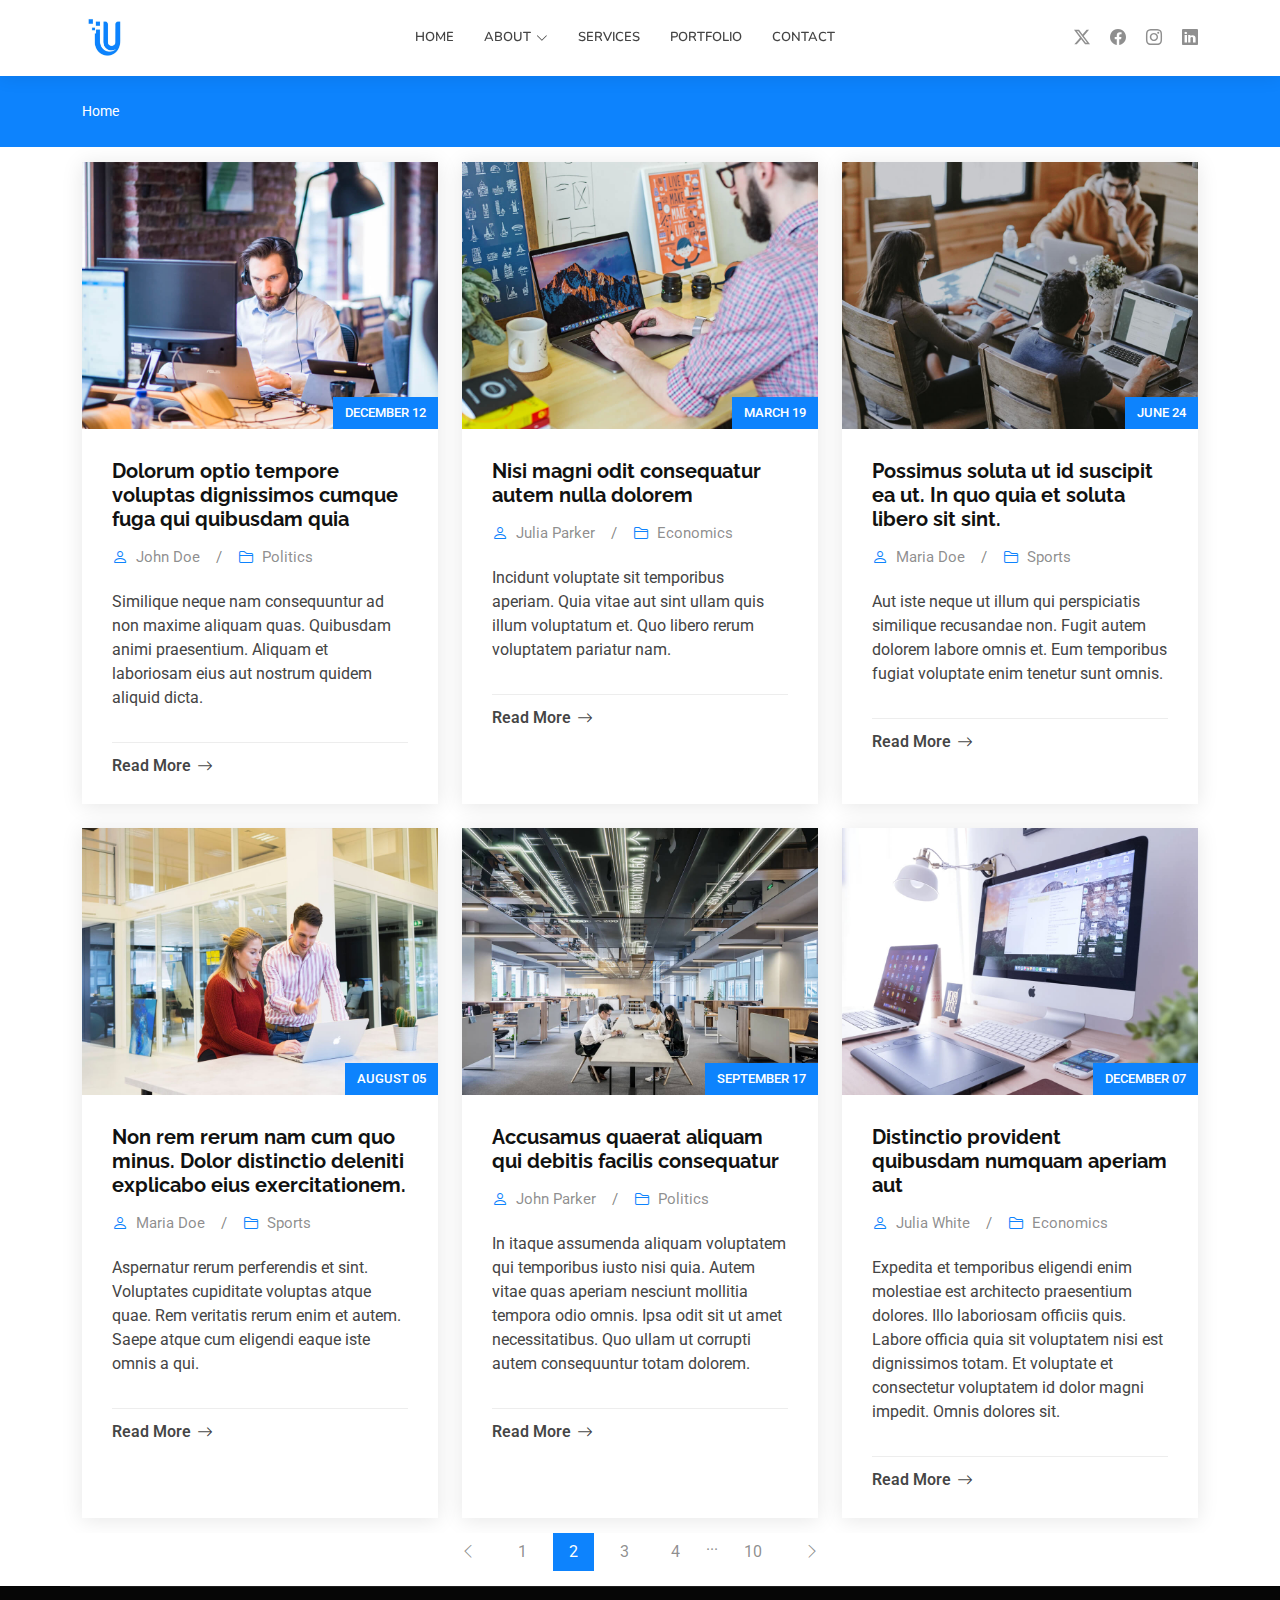
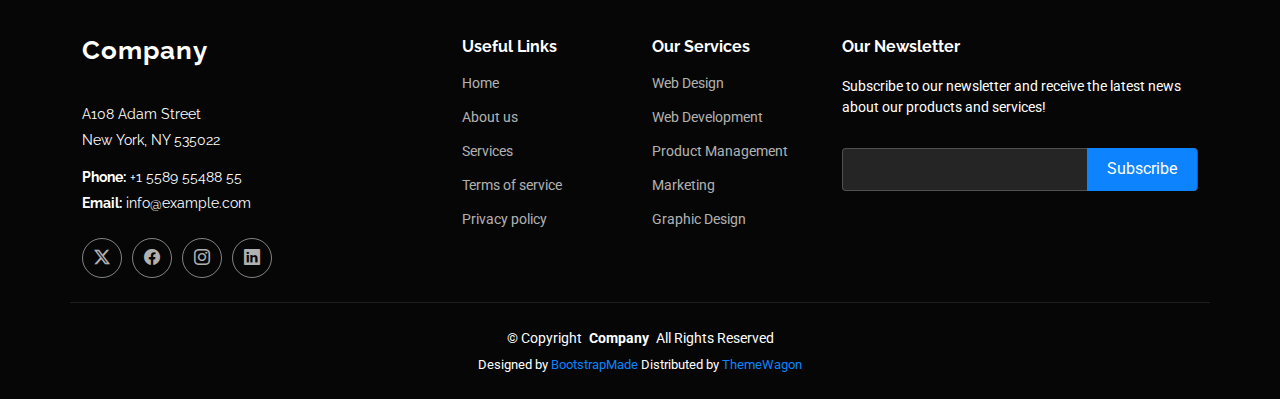
<file: blog.html>
<!DOCTYPE html>
<html lang="en">
  <head>
    <meta charset="utf-8" />
    <meta content="width=device-width, initial-scale=1.0" name="viewport" />
    <title>Blog - Company Bootstrap Template</title>
    <meta name="description" content="" />
    <meta name="keywords" content="" />

    <!-- Favicons -->
    <link href="assets\img\blog\thumbnail_image001 (1.0).png" rel="icon" />
    <link
      href="assets\img\blog\thumbnail_image001 (1.0).png"
      rel="apple-touch-icon"
    />

    <!-- Fonts -->
    <link href="https://fonts.googleapis.com" rel="preconnect" />
    <link href="https://fonts.gstatic.com" rel="preconnect" crossorigin />
    <link
      href="https://fonts.googleapis.com/css2?family=Roboto:ital,wght@0,100;0,300;0,400;0,500;0,700;0,900;1,100;1,300;1,400;1,500;1,700;1,900&family=Raleway:ital,wght@0,100;0,200;0,300;0,400;0,500;0,600;0,700;0,800;0,900;1,100;1,200;1,300;1,400;1,500;1,600;1,700;1,800;1,900&family=Nunito:ital,wght@0,200;0,300;0,400;0,500;0,600;0,700;0,800;0,900;1,200;1,300;1,400;1,500;1,600;1,700;1,800;1,900&display=swap"
      rel="stylesheet"
    />

    <!-- Vendor CSS Files -->
    <link
      href="assets/vendor/bootstrap/css/bootstrap.min.css"
      rel="stylesheet"
    />
    <link
      href="assets/vendor/bootstrap-icons/bootstrap-icons.css"
      rel="stylesheet"
    />
    <link href="assets/vendor/aos/aos.css" rel="stylesheet" />
    <link
      href="assets/vendor/glightbox/css/glightbox.min.css"
      rel="stylesheet"
    />
    <link href="assets/vendor/swiper/swiper-bundle.min.css" rel="stylesheet" />

    <!-- Main CSS File -->
    <link href="assets/css/main.css" rel="stylesheet" />

    <!-- =======================================================
  * Template Name: Company
  * Template URL: https://bootstrapmade.com/company-free-html-bootstrap-template/
  * Updated: Aug 07 2024 with Bootstrap v5.3.3
  * Author: BootstrapMade.com
  * License: https://bootstrapmade.com/license/
  ======================================================== -->
  </head>

  <body class="blog-page">
    <header id="header" class="header d-flex align-items-center sticky-top">
      <div class="container position-relative d-flex align-items-center">
        <!--a href="index.html" class="logo d-flex align-items-center me-auto">
          <!-- Uncomment the line below if you also wish to use an image logo -->
        <!-- <img src="assets/img/logo.png" alt=""> -->
        <!--h1 class="sitename">Company</h1>
          <span>.</span>
        </a-->
        <a href="index.html" class="logo">
          <img
            src="logs\thumbnail_image001 (1.0).png"
            alt="Unitek Solution Logo"
          />
        </a>

        <nav id="navmenu" class="navmenu">
          <ul>
            <li><a href="#hero">Home</a></li>
            <li class="dropdown">
              <a href="about.html"
                ><span>About</span>
                <i class="bi bi-chevron-down toggle-dropdown"></i
              ></a>
              <ul>
                <!--li><a href="team.html">Team</a></li>
                <li><a href="testimonials.html">Testimonials</a></li-->
                <li class="dropdown">
                  <a href="#"
                    ><span>Deep Dropdown</span>
                    <i class="bi bi-chevron-down toggle-dropdown"></i
                  ></a>
                  <ul>
                    <li><a href="#">Deep Dropdown 1</a></li>
                    <li><a href="#">Deep Dropdown 2</a></li>
                    <li><a href="#">Deep Dropdown 3</a></li>
                    <li><a href="#">Deep Dropdown 4</a></li>
                    <li><a href="#">Deep Dropdown 5</a></li>
                  </ul>
                </li>
              </ul>
            </li>
            <li><a href="services.html">Services</a></li>
            <li><a href="portfolio.html">Portfolio</a></li>
            <!--li><a href="pricing.html">Pricing</a></li-->
            <!--li><a href="blog.html" class="active">Blog</a></li-->
            <li><a href="contact.html">Contact</a></li>
          </ul>
          <i class="mobile-nav-toggle d-xl-none bi bi-list"></i>
        </nav>

        <div class="header-social-links">
          <a href="#" class="twitter"><i class="bi bi-twitter-x"></i></a>
          <a href="#" class="facebook"><i class="bi bi-facebook"></i></a>
          <a href="#" class="instagram"><i class="bi bi-instagram"></i></a>
          <a href="#" class="linkedin"><i class="bi bi-linkedin"></i></a>
        </div>
      </div>
    </header>

    <main class="main">
      <!-- Page Title -->
      <div class="page-title accent-background">
        <div
          class="container d-lg-flex justify-content-between align-items-center"
        >
          <!--h1 class="mb-2 mb-lg-0">Blog</h1-->
          <nav class="breadcrumbs">
            <ol>
              <li><a href="index.html">Home</a></li>
              <!--li class="current">Blog</li-->
            </ol>
          </nav>
        </div>
      </div>
      <!-- End Page Title -->

      <!-- Blog Posts Section -->
      <section id="blog-posts" class="blog-posts section">
        <div class="container">
          <div class="row gy-4">
            <div class="col-lg-4">
              <article class="position-relative h-100">
                <div class="post-img position-relative overflow-hidden">
                  <img
                    src="assets/img/blog/blog-1.jpg"
                    class="img-fluid"
                    alt=""
                  />
                  <span class="post-date">December 12</span>
                </div>

                <div class="post-content d-flex flex-column">
                  <h3 class="post-title">
                    Dolorum optio tempore voluptas dignissimos cumque fuga qui
                    quibusdam quia
                  </h3>

                  <div class="meta d-flex align-items-center">
                    <div class="d-flex align-items-center">
                      <i class="bi bi-person"></i>
                      <span class="ps-2">John Doe</span>
                    </div>
                    <span class="px-3 text-black-50">/</span>
                    <div class="d-flex align-items-center">
                      <i class="bi bi-folder2"></i>
                      <span class="ps-2">Politics</span>
                    </div>
                  </div>

                  <p>
                    Similique neque nam consequuntur ad non maxime aliquam quas.
                    Quibusdam animi praesentium. Aliquam et laboriosam eius aut
                    nostrum quidem aliquid dicta.
                  </p>

                  <hr />

                  <a href="blog-details.html" class="readmore stretched-link"
                    ><span>Read More</span><i class="bi bi-arrow-right"></i
                  ></a>
                </div>
              </article>
            </div>
            <!-- End post list item -->

            <div class="col-lg-4">
              <article class="position-relative h-100">
                <div class="post-img position-relative overflow-hidden">
                  <img
                    src="assets/img/blog/blog-2.jpg"
                    class="img-fluid"
                    alt=""
                  />
                  <span class="post-date">March 19</span>
                </div>

                <div class="post-content d-flex flex-column">
                  <h3 class="post-title">
                    Nisi magni odit consequatur autem nulla dolorem
                  </h3>

                  <div class="meta d-flex align-items-center">
                    <div class="d-flex align-items-center">
                      <i class="bi bi-person"></i>
                      <span class="ps-2">Julia Parker</span>
                    </div>
                    <span class="px-3 text-black-50">/</span>
                    <div class="d-flex align-items-center">
                      <i class="bi bi-folder2"></i>
                      <span class="ps-2">Economics</span>
                    </div>
                  </div>

                  <p>
                    Incidunt voluptate sit temporibus aperiam. Quia vitae aut
                    sint ullam quis illum voluptatum et. Quo libero rerum
                    voluptatem pariatur nam.
                  </p>

                  <hr />

                  <a href="blog-details.html" class="readmore stretched-link"
                    ><span>Read More</span><i class="bi bi-arrow-right"></i
                  ></a>
                </div>
              </article>
            </div>
            <!-- End post list item -->

            <div class="col-lg-4">
              <article class="position-relative h-100">
                <div class="post-img position-relative overflow-hidden">
                  <img
                    src="assets/img/blog/blog-3.jpg"
                    class="img-fluid"
                    alt=""
                  />
                  <span class="post-date">June 24</span>
                </div>

                <div class="post-content d-flex flex-column">
                  <h3 class="post-title">
                    Possimus soluta ut id suscipit ea ut. In quo quia et soluta
                    libero sit sint.
                  </h3>

                  <div class="meta d-flex align-items-center">
                    <div class="d-flex align-items-center">
                      <i class="bi bi-person"></i>
                      <span class="ps-2">Maria Doe</span>
                    </div>
                    <span class="px-3 text-black-50">/</span>
                    <div class="d-flex align-items-center">
                      <i class="bi bi-folder2"></i>
                      <span class="ps-2">Sports</span>
                    </div>
                  </div>

                  <p>
                    Aut iste neque ut illum qui perspiciatis similique
                    recusandae non. Fugit autem dolorem labore omnis et. Eum
                    temporibus fugiat voluptate enim tenetur sunt omnis.
                  </p>

                  <hr />

                  <a href="blog-details.html" class="readmore stretched-link"
                    ><span>Read More</span><i class="bi bi-arrow-right"></i
                  ></a>
                </div>
              </article>
            </div>
            <!-- End post list item -->

            <div class="col-lg-4">
              <article class="position-relative h-100">
                <div class="post-img position-relative overflow-hidden">
                  <img
                    src="assets/img/blog/blog-4.jpg"
                    class="img-fluid"
                    alt=""
                  />
                  <span class="post-date">August 05</span>
                </div>

                <div class="post-content d-flex flex-column">
                  <h3 class="post-title">
                    Non rem rerum nam cum quo minus. Dolor distinctio deleniti
                    explicabo eius exercitationem.
                  </h3>

                  <div class="meta d-flex align-items-center">
                    <div class="d-flex align-items-center">
                      <i class="bi bi-person"></i>
                      <span class="ps-2">Maria Doe</span>
                    </div>
                    <span class="px-3 text-black-50">/</span>
                    <div class="d-flex align-items-center">
                      <i class="bi bi-folder2"></i>
                      <span class="ps-2">Sports</span>
                    </div>
                  </div>

                  <p>
                    Aspernatur rerum perferendis et sint. Voluptates cupiditate
                    voluptas atque quae. Rem veritatis rerum enim et autem.
                    Saepe atque cum eligendi eaque iste omnis a qui.
                  </p>

                  <hr />

                  <a href="blog-details.html" class="readmore stretched-link"
                    ><span>Read More</span><i class="bi bi-arrow-right"></i
                  ></a>
                </div>
              </article>
            </div>
            <!-- End post list item -->

            <div class="col-lg-4">
              <article class="position-relative h-100">
                <div class="post-img position-relative overflow-hidden">
                  <img
                    src="assets/img/blog/blog-5.jpg"
                    class="img-fluid"
                    alt=""
                  />
                  <span class="post-date">September 17</span>
                </div>

                <div class="post-content d-flex flex-column">
                  <h3 class="post-title">
                    Accusamus quaerat aliquam qui debitis facilis consequatur
                  </h3>

                  <div class="meta d-flex align-items-center">
                    <div class="d-flex align-items-center">
                      <i class="bi bi-person"></i>
                      <span class="ps-2">John Parker</span>
                    </div>
                    <span class="px-3 text-black-50">/</span>
                    <div class="d-flex align-items-center">
                      <i class="bi bi-folder2"></i>
                      <span class="ps-2">Politics</span>
                    </div>
                  </div>

                  <p>
                    In itaque assumenda aliquam voluptatem qui temporibus iusto
                    nisi quia. Autem vitae quas aperiam nesciunt mollitia
                    tempora odio omnis. Ipsa odit sit ut amet necessitatibus.
                    Quo ullam ut corrupti autem consequuntur totam dolorem.
                  </p>

                  <hr />

                  <a href="blog-details.html" class="readmore stretched-link"
                    ><span>Read More</span><i class="bi bi-arrow-right"></i
                  ></a>
                </div>
              </article>
            </div>
            <!-- End post list item -->

            <div class="col-lg-4">
              <article class="position-relative h-100">
                <div class="post-img position-relative overflow-hidden">
                  <img
                    src="assets/img/blog/blog-6.jpg"
                    class="img-fluid"
                    alt=""
                  />
                  <span class="post-date">December 07</span>
                </div>

                <div class="post-content d-flex flex-column">
                  <h3 class="post-title">
                    Distinctio provident quibusdam numquam aperiam aut
                  </h3>

                  <div class="meta d-flex align-items-center">
                    <div class="d-flex align-items-center">
                      <i class="bi bi-person"></i>
                      <span class="ps-2">Julia White</span>
                    </div>
                    <span class="px-3 text-black-50">/</span>
                    <div class="d-flex align-items-center">
                      <i class="bi bi-folder2"></i>
                      <span class="ps-2">Economics</span>
                    </div>
                  </div>

                  <p>
                    Expedita et temporibus eligendi enim molestiae est
                    architecto praesentium dolores. Illo laboriosam officiis
                    quis. Labore officia quia sit voluptatem nisi est
                    dignissimos totam. Et voluptate et consectetur voluptatem id
                    dolor magni impedit. Omnis dolores sit.
                  </p>

                  <hr />

                  <a href="blog-details.html" class="readmore stretched-link"
                    ><span>Read More</span><i class="bi bi-arrow-right"></i
                  ></a>
                </div>
              </article>
            </div>
            <!-- End post list item -->
          </div>
        </div>
      </section>
      <!-- /Blog Posts Section -->

      <!-- Blog Pagination Section -->
      <section id="blog-pagination" class="blog-pagination section">
        <div class="container">
          <div class="d-flex justify-content-center">
            <ul>
              <li>
                <a href="#"><i class="bi bi-chevron-left"></i></a>
              </li>
              <li><a href="#">1</a></li>
              <li><a href="#" class="active">2</a></li>
              <li><a href="#">3</a></li>
              <li><a href="#">4</a></li>
              <li>...</li>
              <li><a href="#">10</a></li>
              <li>
                <a href="#"><i class="bi bi-chevron-right"></i></a>
              </li>
            </ul>
          </div>
        </div>
      </section>
      <!-- /Blog Pagination Section -->
    </main>

    <footer id="footer" class="footer dark-background">
      <div class="container footer-top">
        <div class="row gy-4">
          <div class="col-lg-4 col-md-6 footer-about">
            <a href="index.html" class="logo d-flex align-items-center">
              <span class="sitename">Company</span>
            </a>
            <div class="footer-contact pt-3">
              <p>A108 Adam Street</p>
              <p>New York, NY 535022</p>
              <p class="mt-3">
                <strong>Phone:</strong> <span>+1 5589 55488 55</span>
              </p>
              <p><strong>Email:</strong> <span>info@example.com</span></p>
            </div>
            <div class="social-links d-flex mt-4">
              <a href=""><i class="bi bi-twitter-x"></i></a>
              <a href=""><i class="bi bi-facebook"></i></a>
              <a href=""><i class="bi bi-instagram"></i></a>
              <a href=""><i class="bi bi-linkedin"></i></a>
            </div>
          </div>

          <div class="col-lg-2 col-md-3 footer-links">
            <h4>Useful Links</h4>
            <ul>
              <li><a href="#">Home</a></li>
              <li><a href="#">About us</a></li>
              <li><a href="#">Services</a></li>
              <li><a href="#">Terms of service</a></li>
              <li><a href="#">Privacy policy</a></li>
            </ul>
          </div>

          <div class="col-lg-2 col-md-3 footer-links">
            <h4>Our Services</h4>
            <ul>
              <li><a href="#">Web Design</a></li>
              <li><a href="#">Web Development</a></li>
              <li><a href="#">Product Management</a></li>
              <li><a href="#">Marketing</a></li>
              <li><a href="#">Graphic Design</a></li>
            </ul>
          </div>

          <div class="col-lg-4 col-md-12 footer-newsletter">
            <h4>Our Newsletter</h4>
            <p>
              Subscribe to our newsletter and receive the latest news about our
              products and services!
            </p>
            <form
              action="forms/newsletter.php"
              method="post"
              class="php-email-form"
            >
              <div class="newsletter-form">
                <input type="email" name="email" /><input
                  type="submit"
                  value="Subscribe"
                />
              </div>
              <div class="loading">Loading</div>
              <div class="error-message"></div>
              <div class="sent-message">
                Your subscription request has been sent. Thank you!
              </div>
            </form>
          </div>
        </div>
      </div>

      <div class="container copyright text-center mt-4">
        <p>
          © <span>Copyright</span>
          <strong class="px-1 sitename">Company</strong>
          <span>All Rights Reserved</span>
        </p>
        <div class="credits">
          <!-- All the links in the footer should remain intact. -->
          <!-- You can delete the links only if you've purchased the pro version. -->
          <!-- Licensing information: https://bootstrapmade.com/license/ -->
          <!-- Purchase the pro version with working PHP/AJAX contact form: [buy-url] -->
          Designed by
          <a href="https://bootstrapmade.com/">BootstrapMade</a> Distributed by
          <a href=“https://themewagon.com>ThemeWagon
        </div>
      </div>
    </footer>

    <!-- Scroll Top -->
    <a
      href="#"
      id="scroll-top"
      class="scroll-top d-flex align-items-center justify-content-center"
      ><i class="bi bi-arrow-up-short"></i
    ></a>

    <!-- Preloader -->
    <div id="preloader"></div>

    <!-- Vendor JS Files -->
    <script src="assets/vendor/bootstrap/js/bootstrap.bundle.min.js"></script>
    <script src="assets/vendor/php-email-form/validate.js"></script>
    <script src="assets/vendor/aos/aos.js"></script>
    <script src="assets/vendor/glightbox/js/glightbox.min.js"></script>
    <script src="assets/vendor/imagesloaded/imagesloaded.pkgd.min.js"></script>
    <script src="assets/vendor/isotope-layout/isotope.pkgd.min.js"></script>
    <script src="assets/vendor/waypoints/noframework.waypoints.js"></script>
    <script src="assets/vendor/swiper/swiper-bundle.min.js"></script>

    <!-- Main JS File -->
    <script src="assets/js/main.js"></script>
  </body>
</html>
</file>
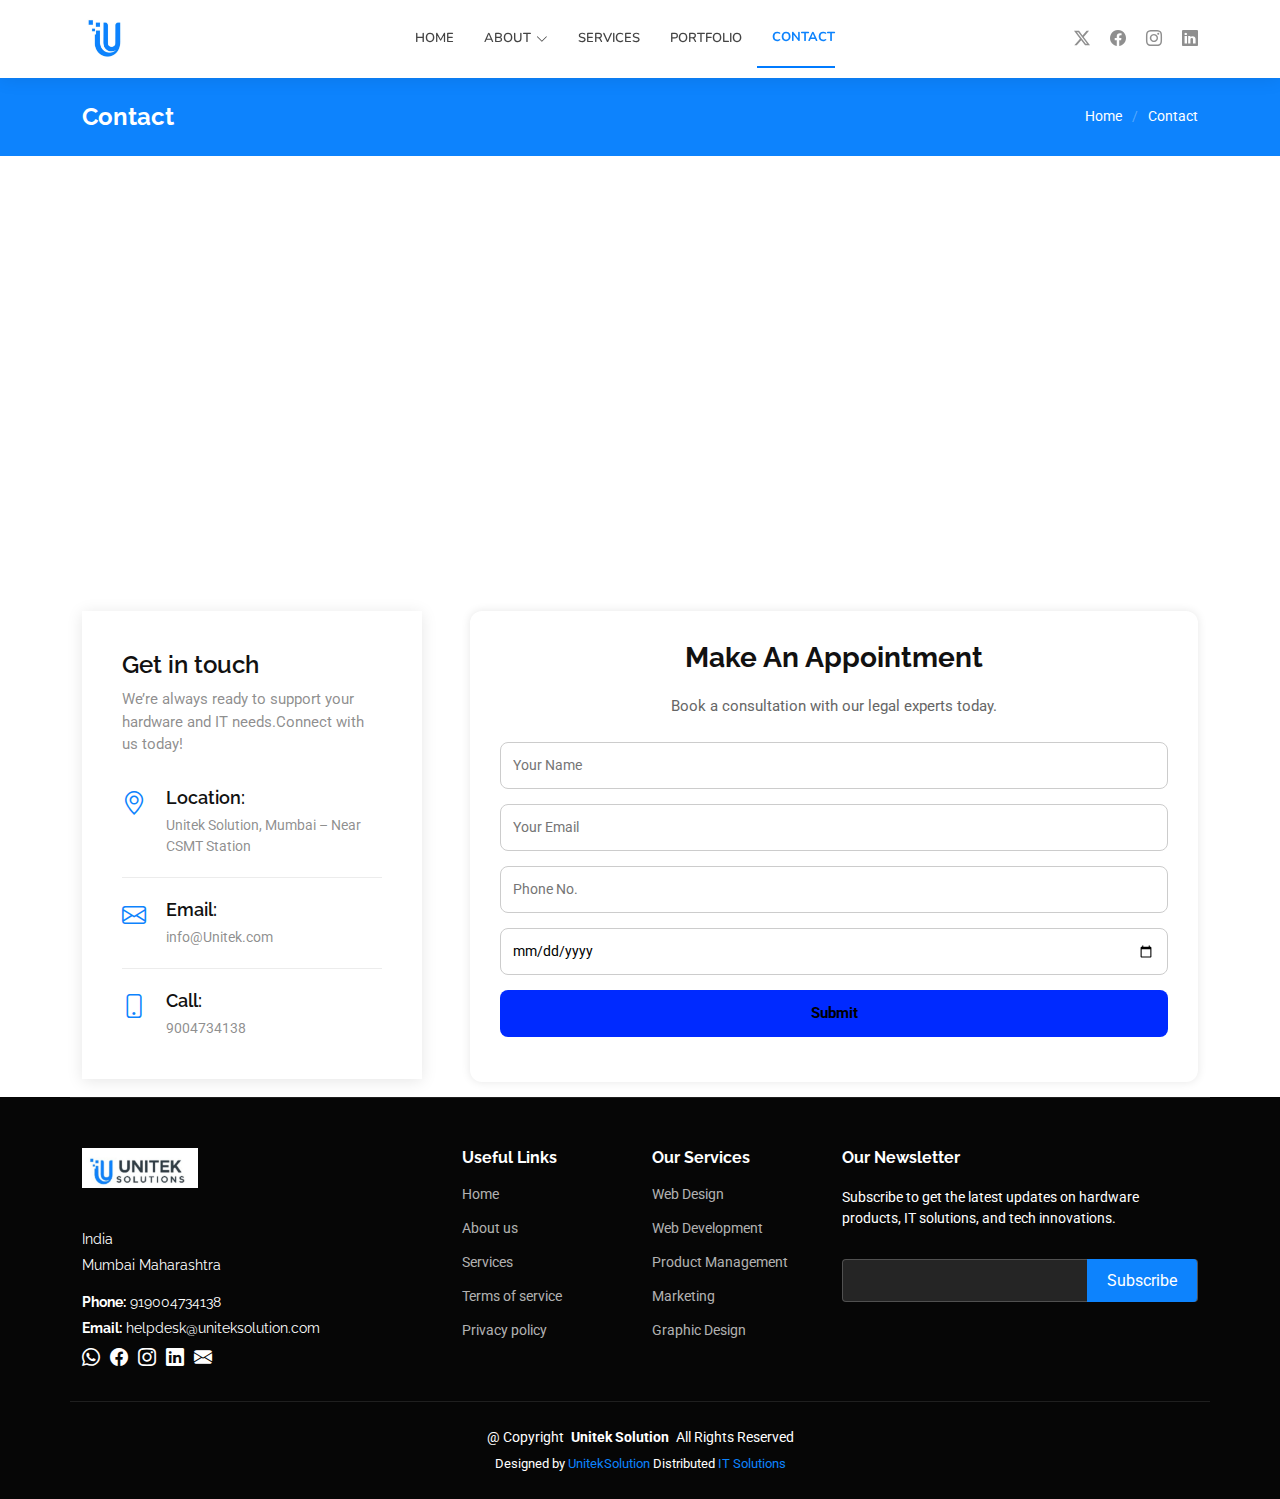
<file: contact.html>
<!DOCTYPE html>
<html lang="en">

<head>
  <meta charset="utf-8">
  <meta content="width=device-width, initial-scale=1.0" name="viewport">
  <title>Contact - Company Bootstrap Template</title>
  <meta name="description" content="">
  <meta name="keywords" content="">

  <!-- Favicons -->
  <link href="assets\img\blog\thumbnail_image001 (1.0).png" rel="icon" />
    <link href="assets\img\blog\thumbnail_image001 (1.0).png" rel="apple-touch-icon" />

  <!-- Fonts -->
  <link href="https://fonts.googleapis.com" rel="preconnect">
  <link href="https://fonts.gstatic.com" rel="preconnect" crossorigin>
  <link href="https://fonts.googleapis.com/css2?family=Roboto:ital,wght@0,100;0,300;0,400;0,500;0,700;0,900;1,100;1,300;1,400;1,500;1,700;1,900&family=Raleway:ital,wght@0,100;0,200;0,300;0,400;0,500;0,600;0,700;0,800;0,900;1,100;1,200;1,300;1,400;1,500;1,600;1,700;1,800;1,900&family=Nunito:ital,wght@0,200;0,300;0,400;0,500;0,600;0,700;0,800;0,900;1,200;1,300;1,400;1,500;1,600;1,700;1,800;1,900&display=swap" rel="stylesheet">

  <!-- Vendor CSS Files -->
  <link href="assets/vendor/bootstrap/css/bootstrap.min.css" rel="stylesheet">
  <link href="assets/vendor/bootstrap-icons/bootstrap-icons.css" rel="stylesheet">
  <link href="assets/vendor/aos/aos.css" rel="stylesheet">
  <link href="assets/vendor/glightbox/css/glightbox.min.css" rel="stylesheet">
  <link href="assets/vendor/swiper/swiper-bundle.min.css" rel="stylesheet">

  <!-- Main CSS File -->
  <link href="assets/css/main.css" rel="stylesheet">

  <!-- =======================================================
  * Template Name: Company
  * Template URL: https://bootstrapmade.com/company-free-html-bootstrap-template/
  * Updated: Aug 07 2024 with Bootstrap v5.3.3
  * Author: BootstrapMade.com
  * License: https://bootstrapmade.com/license/
  ======================================================== -->
</head>

<body class="contact-page">

  <header id="header" class="header d-flex align-items-center sticky-top">
    <div class="container position-relative d-flex align-items-center">

      <!--a href="index.html" class="logo d-flex align-items-center me-auto">
        <!-- Uncomment the line below if you also wish to use an image logo -->
        <!-- <img src="assets/img/logo.png" alt=""> -->
        <!--h1 class="sitename">Company</h1><span>.</span>
      </a-->
      <a href="index.html" class="logo">
  <img
    src="logs\thumbnail_image001 (1.0).png"
    alt="Unitek Solution Logo"
  />
</a>

      <nav id="navmenu" class="navmenu">
        <ul>
          <li><a href="#hero">Home</a></li>
          <li class="dropdown"><a href="about.html"><span>About</span> <i class="bi bi-chevron-down toggle-dropdown"></i></a>
            <ul>
              <!--li><a href="team.html">Team</a></li>
              <li><a href="testimonials.html">Testimonials</a></li-->
              <li class="dropdown"><a href="#"><span>Deep Dropdown</span> <i class="bi bi-chevron-down toggle-dropdown"></i></a>
                <ul>
                  <li><a href="#">Deep Dropdown 1</a></li>
                  <li><a href="#">Deep Dropdown 2</a></li>
                  <li><a href="#">Deep Dropdown 3</a></li>
                  <li><a href="#">Deep Dropdown 4</a></li>
                  <li><a href="#">Deep Dropdown 5</a></li>
                </ul>
              </li>
            </ul>
          </li>
          <li><a href="services.html">Services</a></li>
          <li><a href="portfolio.html">Portfolio</a></li>
          <!--li><a href="pricing.html">Pricing</a></li-->
          <!--li><a href="blog.html">Blog</a></li-->
          <li><a href="contact.html" class="active">Contact</a></li>
        </ul>
        <i class="mobile-nav-toggle d-xl-none bi bi-list"></i>
      </nav>

      <div class="header-social-links">
        <a href="#" class="twitter"><i class="bi bi-twitter-x"></i></a>
        <a href="#" class="facebook"><i class="bi bi-facebook"></i></a>
        <a href="#" class="instagram"><i class="bi bi-instagram"></i></a>
        <a href="#" class="linkedin"><i class="bi bi-linkedin"></i></a>
      </div>

    </div>
  </header>

  <main class="main">

    <!-- Page Title -->
    <div class="page-title accent-background">
      <div class="container d-lg-flex justify-content-between align-items-center">
        <h1 class="mb-2 mb-lg-0">Contact</h1>
        <nav class="breadcrumbs">
          <ol>
            <li><a href="index.html">Home</a></li>
            <li class="current">Contact</li>
          </ol>
        </nav>
      </div>
    </div><!-- End Page Title -->

    <!-- Contact Section -->
    <section id="contact" class="contact section">

      <div class="mb-5">
        <iframe style="width: 100%; height: 400px;" src=https://www.google.com/maps/embed?pb=!1m18!1m12!1m3!1d3769.829081288796!2d72.83254307510456!3d18.940170682258774!2m3!1f0!2f0!3f0!3m2!1i1024!2i768!4f13.1!3m3!1m2!1s0x3be7ce1c4bd52109%3A0x807fd170fb0a5290!2sChhatrapati%20Shivaji%20Maharaj%20Terminus!5e0!3m2!1sen!2sin!4v1722600123456!5m2!1sen!2sin"" frameborder="0" allowfullscreen=""></iframe>
      </div><!-- End Google Maps -->

      <div class="container" data-aos="fade">

        <div-- class="row gy-5 gx-lg-5">

          <div class="col-lg-4">

            <div class="info">
              <h3>Get in touch</h3>
              <p>We’re always ready to support your hardware and IT needs.Connect with us today!</p>

              <div class="info-item d-flex">
                <i class="bi bi-geo-alt flex-shrink-0"></i>
                <div>
                  <h4>Location:</h4>
                  <p>Unitek Solution, Mumbai – Near CSMT Station</p>
                </div>
              </div><!-- End Info Item -->

              <div class="info-item d-flex">
                <i class="bi bi-envelope flex-shrink-0"></i>
                <div>
                  <h4>Email:</h4>
                  <p>info@Unitek.com</p>
                </div>
              </div><!-- End Info Item -->

              <div class="info-item d-flex">
                <i class="bi bi-phone flex-shrink-0"></i>
                <div>
                  <h4>Call:</h4>
                  <p>9004734138</p>
                </div>
              </div><!-- End Info Item -->

            </div>

          </div>
<div class="col-lg-8">
  <div class="form-container" style="background-color: #fff; padding: 30px; border-radius: 12px; box-shadow: 0 0 10px rgba(0,0,0,0.1); animation: fadeIn 1s ease;">
    <h3 style="text-align: center; font-weight: 700; margin-bottom: 20px;">Make An Appointment</h3>
    <p style="text-align: center; font-size: 15px; color: #666; margin-bottom: 25px;">
      Book a consultation with our legal experts today.
    </p>

    <form id="appointment-form" style="display: flex; flex-direction: column; gap: 15px;">
      <input type="text" name="name" placeholder="Your Name" required style="padding: 12px; font-size: 14px; border: 1px solid #ccc; border-radius: 8px; transition: border-color 0.3s, box-shadow 0.3s;">
      <input type="email" name="email" placeholder="Your Email" required style="padding: 12px; font-size: 14px; border: 1px solid #ccc; border-radius: 8px; transition: border-color 0.3s, box-shadow 0.3s;">
      <input type="tel" name="phone" placeholder="Phone No." maxlength="10" pattern="^[6-9][0-9]{9}$" title="Enter 10-digit number starting with 6–9" required style="padding: 12px; font-size: 14px; border: 1px solid #ccc; border-radius: 8px; transition: border-color 0.3s, box-shadow 0.3s;">
      <input type="date" name="date" required style="padding: 12px; font-size: 14px; border: 1px solid #ccc; border-radius: 8px; transition: border-color 0.3s, box-shadow 0.3s;">
      
      <button type="submit" style="padding: 12px; background-color: #002aff; color: #000; border: none; border-radius: 8px; font-size: 15px; font-weight: bold; cursor: pointer; transition: transform 0.2s, box-shadow 0.2s;">
        Submit
      </button>
    </form>

    <div id="form-message" style="text-align: center; margin-top: 15px; font-weight: 500; font-size: 14px; opacity: 0; transition: opacity 0.5s;"></div>
  </div>
</div>

<style>
@keyframes fadeIn {
  from {opacity: 0; transform: translateY(-20px);}
  to {opacity: 1; transform: translateY(0);}
}

input:focus {
  border-color: #FFD700;
  box-shadow: 0 0 5px rgba(255,215,0,0.5);
  outline: none;
}

button:hover {
  transform: translateY(-2px);
  box-shadow: 0 4px 15px rgba(0,0,0,0.2);
}
</style>

<!-- JavaScript for Form Submission -->
<script>
const form = document.getElementById('appointment-form');
const msg = document.getElementById('form-message');

form.addEventListener('submit', function(e) {
  e.preventDefault();

  const phoneInput = form.querySelector('input[name="phone"]');
  const phonePattern = /^[6-9][0-9]{9}$/;

  if (!phonePattern.test(phoneInput.value)) {
    msg.textContent = '❌ Invalid phone number.';
    msg.style.color = 'red';
    msg.style.opacity = 1;
    return;
  }

  const formData = new FormData(form);

  fetch('https://script.google.com/macros/s/AKfycbzGxb_uXWpohzBqyMxOIAl1JWl4qK9izcIkTcVt7SSsGfkexF5Ebraxs3js76BEceoghw/exec', {
    method: 'POST',
    body: formData
  })
  .then(res => res.text())
  .then(txt => {
    msg.textContent = '✅ Appointment submitted successfully!';
    msg.style.color = 'green';
    msg.style.opacity = 1;
    form.reset();
    setTimeout(() => { msg.style.opacity = 0; }, 5000);
  })
  .catch(err => {
    msg.textContent = '❌ Error submitting form.';
    msg.style.color = 'red';
    msg.style.opacity = 1;
    console.error(err);
    setTimeout(() => { msg.style.opacity = 0; }, 5000);
  });
});
</script>


        </div>

      </div>

    </section><!-- /Contact Section -->

  </main>

  <footer id="footer" class="footer dark-background">
      <div class="container footer-top">
        <div class="row gy-4">
          <div class="col-lg-4 col-md-6 footer-about">
            <a href="index.html" class="logo d-flex align-items-center">
              <!--span class="sitename">Company</span-->
              <img
                src="logs\thumbnail_image001 (2).jpg"
                alt="Company Logo"
                style="height: 60px; vertical-align: middle"
              />
            </a>
            <div class="footer-contact pt-3">
              <p>India</p>
              <p>Mumbai Maharashtra</p>
              <p class="mt-3">
                <strong>Phone:</strong> <span>919004734138</span>
              </p>
              <p><strong>Email:</strong> <span>helpdesk@uniteksolution.com</span></p>
            </div>
            <div class="header-social-links"> 
  <!-- WhatsApp -->
  <a href="https://wa.me/+919867256909/?text=Hello%20Unitek%20Solutions%20Team%0A%0AI%E2%80%99m%20interested%20in%20your%20IT%20services%20and%20would%20like%20to%20know%20more%20about%20your%20offerings%20in%20hardware%2C%20AMC%2C%20networking%2C%20surveillance%2C%20or%20web%20development.%20Please%20assist%20me%20with%20the%20details.%0A%0AThank%20you%21" 
     target="_blank" class="whatsapp"><i class="bi bi-whatsapp"></i></a>

  <!-- Facebook -->
  <a href="https://www.facebook.com/profile.php?id=61572808440505" 
     target="_blank" class="facebook"><i class="bi bi-facebook"></i></a>

  <!-- Instagram -->
  <a href="https://www.instagram.com/unitek.solution/" 
     target="_blank" class="instagram"><i class="bi bi-instagram"></i></a>

  <!-- LinkedIn -->
  <a href="https://www.linkedin.com/company/unitek-solution" 
     target="_blank" class="linkedin"><i class="bi bi-linkedin"></i></a>

  <!-- Email -->
  <a href="mailto:info@uniteksolution.com" 
     class="email"><i class="bi bi-envelope-fill"></i></a>
</div>

          </div>

          <div class="col-lg-2 col-md-3 footer-links">
            <h4>Useful Links</h4>
            <ul>
              <li><a href="#">Home</a></li>
              <li><a href="#">About us</a></li>
              <li><a href="#">Services</a></li>
              <li><a href="#">Terms of service</a></li>
              <li><a href="#">Privacy policy</a></li>
            </ul>
          </div>

          <div class="col-lg-2 col-md-3 footer-links">
            <h4>Our Services</h4>
            <ul>
              <li><a href="#">Web Design</a></li>
              <li><a href="#">Web Development</a></li>
              <li><a href="#">Product Management</a></li>
              <li><a href="#">Marketing</a></li>
              <li><a href="#">Graphic Design</a></li>
            </ul>
          </div>

          <div class="col-lg-4 col-md-12 footer-newsletter">
            <h4>Our Newsletter</h4>
            <p>
              Subscribe to get the latest updates on hardware products, IT
              solutions, and tech innovations.
            </p>
            <form
              action="forms/newsletter.php"
              method="post"
              class="php-email-form"
            >
              <div class="newsletter-form">
                <input type="email" name="email" /><input
                  type="submit"
                  value="Subscribe"
                />
              </div>
              <div class="loading">Loading</div>
              <div class="error-message"></div>
              <div class="sent-message">
                Your subscription request has been sent. Thank you!
              </div>
            </form>
          </div>
        </div>
      </div>

      <div class="container copyright text-center mt-4">
        <p>
          @ <span>Copyright</span>
          <strong class="px-1 sitename">Unitek Solution</strong>

          <span>All Rights Reserved</span>
        </p>
        <div class="credits">
          <!-- All the links in the footer should remain intact. -->
          <!-- You can delete the links only if you've purchased the pro version. -->
          <!-- Licensing information: https://bootstrapmade.com/license/ -->
          <!-- Purchase the pro version with working PHP/AJAX contact form: [buy-url] -->
          Designed by
          <a href="https://bootstrapmade.com/">UnitekSolution</a> Distributed <a
          href=“https://themewagon.com>IT Solutions
        </div>
      </div>
    </footer>


  <!-- Scroll Top -->
  <a href="#" id="scroll-top" class="scroll-top d-flex align-items-center justify-content-center"><i class="bi bi-arrow-up-short"></i></a>

  <!-- Preloader -->
  <div id="preloader"></div>

  <!-- Vendor JS Files -->
  <script src="assets/vendor/bootstrap/js/bootstrap.bundle.min.js"></script>
  <script src="assets/vendor/php-email-form/validate.js"></script>
  <script src="assets/vendor/aos/aos.js"></script>
  <script src="assets/vendor/glightbox/js/glightbox.min.js"></script>
  <script src="assets/vendor/imagesloaded/imagesloaded.pkgd.min.js"></script>
  <script src="assets/vendor/isotope-layout/isotope.pkgd.min.js"></script>
  <script src="assets/vendor/waypoints/noframework.waypoints.js"></script>
  <script src="assets/vendor/swiper/swiper-bundle.min.js"></script>

  <!-- Main JS File -->
  <script src="assets/js/main.js"></script>

</body>

</html>
</file>
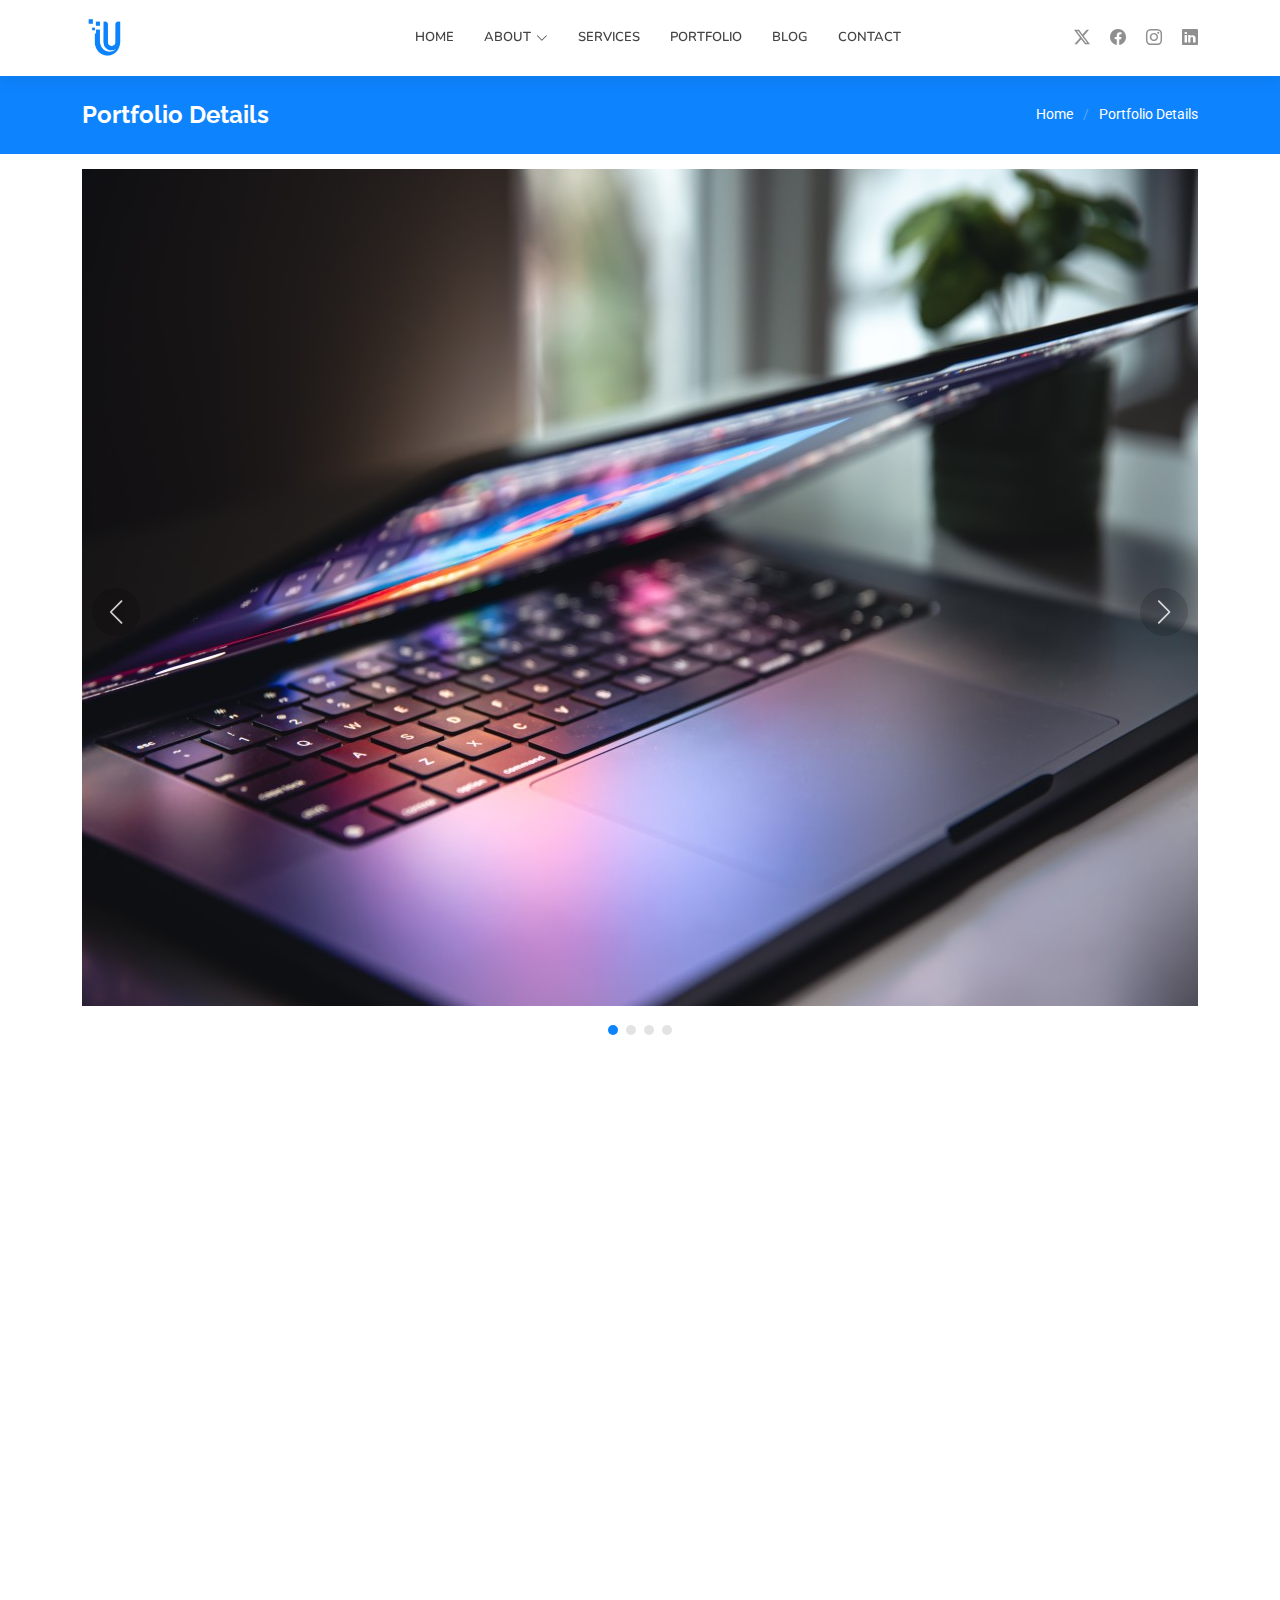
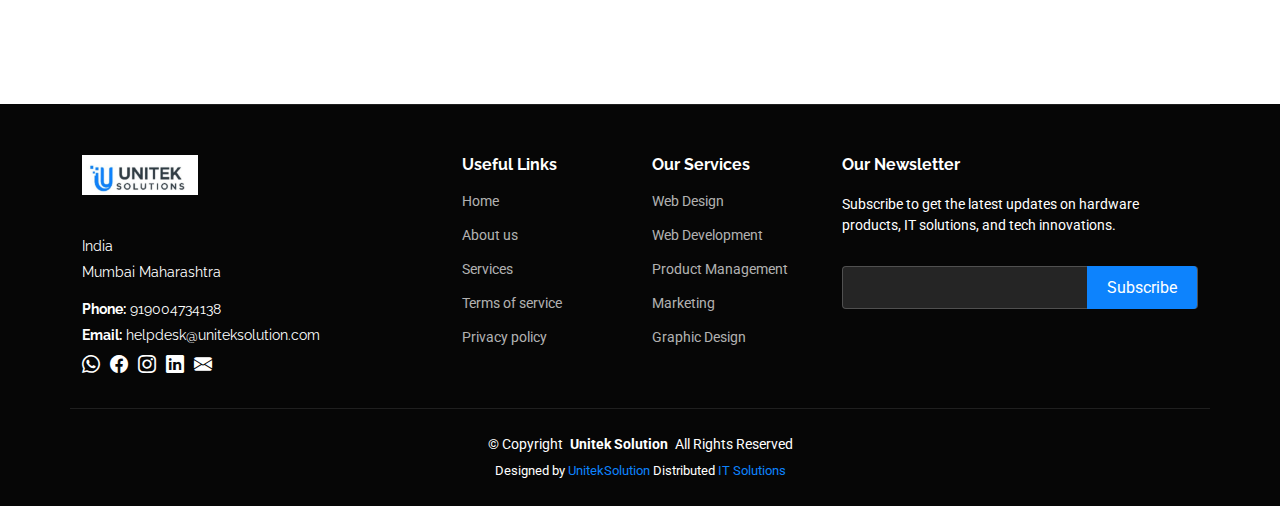
<file: portfolio-details.html>
<!DOCTYPE html>
<html lang="en">
  <head>
    <meta charset="utf-8" />
    <meta content="width=device-width, initial-scale=1.0" name="viewport" />
    <title>Portfolio Details - Company Bootstrap Template</title>
    <meta name="description" content="" />
    <meta name="keywords" content="" />

    <!-- Favicons -->
    <link href="assets\img\blog\thumbnail_image001 (1.0).png" rel="icon" />
    <link
      href="assets\img\blog\thumbnail_image001 (1.0).png"
      rel="apple-touch-icon"
    />

    <!-- Fonts -->
    <link href="https://fonts.googleapis.com" rel="preconnect" />
    <link href="https://fonts.gstatic.com" rel="preconnect" crossorigin />
    <link
      href="https://fonts.googleapis.com/css2?family=Roboto:ital,wght@0,100;0,300;0,400;0,500;0,700;0,900;1,100;1,300;1,400;1,500;1,700;1,900&family=Raleway:ital,wght@0,100;0,200;0,300;0,400;0,500;0,600;0,700;0,800;0,900;1,100;1,200;1,300;1,400;1,500;1,600;1,700;1,800;1,900&family=Nunito:ital,wght@0,200;0,300;0,400;0,500;0,600;0,700;0,800;0,900;1,200;1,300;1,400;1,500;1,600;1,700;1,800;1,900&display=swap"
      rel="stylesheet"
    />

    <!-- Vendor CSS Files -->
    <link
      href="assets/vendor/bootstrap/css/bootstrap.min.css"
      rel="stylesheet"
    />
    <link
      href="assets/vendor/bootstrap-icons/bootstrap-icons.css"
      rel="stylesheet"
    />
    <link href="assets/vendor/aos/aos.css" rel="stylesheet" />
    <link
      href="assets/vendor/glightbox/css/glightbox.min.css"
      rel="stylesheet"
    />
    <link href="assets/vendor/swiper/swiper-bundle.min.css" rel="stylesheet" />

    <!-- Main CSS File -->
    <link href="assets/css/main.css" rel="stylesheet" />

    <!-- =======================================================
  * Template Name: Company
  * Template URL: https://bootstrapmade.com/company-free-html-bootstrap-template/
  * Updated: Aug 07 2024 with Bootstrap v5.3.3
  * Author: BootstrapMade.com
  * License: https://bootstrapmade.com/license/
  ======================================================== -->
  </head>

  <body class="portfolio-details-page">
    <header id="header" class="header d-flex align-items-center sticky-top">
      <div class="container position-relative d-flex align-items-center">
        <!--a href="index.html" class="logo d-flex align-items-center me-auto">
          <!-- Uncomment the line below if you also wish to use an image logo -->
        <!-- <img src="assets/img/logo.png" alt=""> -->
        <!--h1 class="sitename">Company</h1>
          <span>.</span>
        </a-->
        <a href="index.html" class="logo">
          <img
            src="logs\thumbnail_image001 (1.0).png"
            alt="Unitek Solution Logo"
          />
        </a>

        <nav id="navmenu" class="navmenu">
          <ul>
            <li><a href="#hero">Home</a></li>
            <li class="dropdown">
              <a href="about.html"
                ><span>About</span>
                <i class="bi bi-chevron-down toggle-dropdown"></i
              ></a>
              <ul>
                <li><a href="team.html">Team</a></li>
                <li><a href="testimonials.html">Testimonials</a></li>
                <li class="dropdown">
                  <a href="#"
                    ><span>Deep Dropdown</span>
                    <i class="bi bi-chevron-down toggle-dropdown"></i
                  ></a>
                  <ul>
                    <li><a href="#">Deep Dropdown 1</a></li>
                    <li><a href="#">Deep Dropdown 2</a></li>
                    <li><a href="#">Deep Dropdown 3</a></li>
                    <li><a href="#">Deep Dropdown 4</a></li>
                    <li><a href="#">Deep Dropdown 5</a></li>
                  </ul>
                </li>
              </ul>
            </li>
            <li><a href="services.html">Services</a></li>
            <li><a href="portfolio.html">Portfolio</a></li>
            <!--li><a href="pricing.html">Pricing</a></li-->
            <li><a href="blog.html">Blog</a></li>
            <li><a href="contact.html">Contact</a></li>
          </ul>
          <i class="mobile-nav-toggle d-xl-none bi bi-list"></i>
        </nav>

        <div class="header-social-links">
          <a href="#" class="twitter"><i class="bi bi-twitter-x"></i></a>
          <a href="#" class="facebook"><i class="bi bi-facebook"></i></a>
          <a href="#" class="instagram"><i class="bi bi-instagram"></i></a>
          <a href="#" class="linkedin"><i class="bi bi-linkedin"></i></a>
        </div>
      </div>
    </header>

    <main class="main">
      <!-- Page Title -->
      <div class="page-title accent-background">
        <div
          class="container d-lg-flex justify-content-between align-items-center"
        >
          <h1 class="mb-2 mb-lg-0">Portfolio Details</h1>
          <nav class="breadcrumbs">
            <ol>
              <li><a href="index.html">Home</a></li>
              <li class="current">Portfolio Details</li>
            </ol>
          </nav>
        </div>
      </div>
      <!-- End Page Title -->

      <!-- Portfolio Details Section -->
      <section id="portfolio-details" class="portfolio-details section">
        <div class="container" data-aos="fade-up">
          <div class="portfolio-details-slider swiper init-swiper">
            <script type="application/json" class="swiper-config">
              {
                "loop": true,
                "speed": 600,
                "autoplay": {
                  "delay": 5000
                },
                "slidesPerView": "auto",
                "navigation": {
                  "nextEl": ".swiper-button-next",
                  "prevEl": ".swiper-button-prev"
                },
                "pagination": {
                  "el": ".swiper-pagination",
                  "type": "bullets",
                  "clickable": true
                }
              }
            </script>
            <div class="swiper-wrapper align-items-center">
              <div class="swiper-slide">
                <img src="assets\img\portfolio\2.jpg" alt="" />
              </div>

              <div class="swiper-slide">
                <img
                  src="assets\img\portfolio\no-people-call-center-helpdesk-with-multiple-monitors-office-customer-service-client-support-telecommunication-nobody-working-telemarketing-assistance-with-helpline-contact (4).jpg"
                  alt=""
                />
              </div>

              <div class="swiper-slide">
                <img
                  src="assets\img\blog\Screenshot 2025-08-26 174821.png"
                  alt=""
                />
              </div>

              <div class="swiper-slide">
                <img
                  src="assets\img\blog\zan-lazarevic-wGqz5YSqsfk-unsplash (1).jpg"
                  alt=""
                />
              </div>
            </div>
            <div class="swiper-button-prev"></div>
            <div class="swiper-button-next"></div>
            <div class="swiper-pagination"></div>
          </div>

          <div class="row justify-content-between gy-4 mt-4">
            <div class="col-lg-8" data-aos="fade-up">
              <div class="portfolio-description">
                <h2>portfolio details</h2>
                <p>
                  At Unitek Solution, our portfolio reflects years of experience
                  in delivering reliable hardware and IT solutions. From
                  chip-level repairs and power backup installations to
                  enterprise networking and security systems, each project
                  showcases our commitment to quality, innovation, and customer
                  satisfaction. Explore our work to see how we’ve helped
                  businesses achieve performance, security, and efficiency with
                  tailored hardware solutions.
                </p>
                <p>
                  Each project we deliver is designed to meet unique client
                  requirements. Our hands-on approach ensures reliable
                  performance, reduced downtime, and long-term efficiency for
                  businesses of all sizes
                </p>

                <div class="testimonial-item">
                  <p>
                    <i class="bi bi-quote quote-icon-left"></i>
                    <span
                      >“With expertise across 22 hardware services, Unitek
                      Solution provides end-to-end solutions that combine
                      technical precision with innovative technology.”</span
                    >
                    <i class="bi bi-quote quote-icon-right"></i>
                  </p>
                  <div>
                    <!--img
                      src="assets/img/testimonials/testimonials-2.jpg"
                      class="testimonial-img"
                      alt=""
                    /-->
                    <!--h3>Sara Wilsson</h3-->
                    <!--h4>Designer</h4-->
                  </div>
                </div>

                <p>
                  we deliver reliable hardware and IT services tailored to every
                  business need. Our portfolio highlights successful projects in
                  networking, security, data recovery, and power solutions. With
                  expertise across 22+ services, we ensure performance,
                  efficiency, and long-term reliability. Each project reflects
                  our commitment to quality, innovation, and customer
                  satisfaction.”
                </p>

                <p>
                  Sunt voluptatum sapiente facilis quo odio aut ipsum repellat
                  debitis. Molestiae et autem libero. Explicabo et quod
                  necessitatibus similique quis dolor eum. Numquam eaque
                  praesentium rem et qui nesciunt.
                </p>
              </div>
            </div>

            <div class="col-lg-3" data-aos="fade-up" data-aos-delay="100">
              <div class="portfolio-info">
                <h3>Project information</h3>
                <ul>
                  <ul>
                    <li><strong>Category:</strong> Hardware & IT Solutions</li>
                    <li><strong>Client:</strong> Leading Companies in India</li>
                    <li><strong>Date:</strong> 01 March, 2024</li>
                    <li>
                      <strong>Project URL:</strong>
                      <a href="https://www.uniteksolution.com" target="_blank"
                        >www.uniteksolution.com</a
                      >
                    </li>
                  </ul>

                  <li>
                    <a
                      href="https://www.uniteksolution.com"
                      class="btn-visit align-self-start"
                      target="_blank"
                    >
                      Visit Website
                    </a>
                  </li>
                </ul>
              </div>
            </div>
          </div>
        </div>
      </section>
      <!-- /Portfolio Details Section -->
    </main>

    <footer id="footer" class="footer dark-background">
      <div class="container footer-top">
        <div class="row gy-4">
          <div class="col-lg-4 col-md-6 footer-about">
            <a href="index.html" class="logo d-flex align-items-center">
              <!--span class="sitename">Company</span-->
              <img
                src="logs\thumbnail_image001 (2).jpg"
                alt="Company Logo"
                style="height: 60px; vertical-align: middle"
              />
            </a>
            <div class="footer-contact pt-3">
              <p>India</p>
              <p>Mumbai Maharashtra</p>
              <p class="mt-3">
                <strong>Phone:</strong> <span>919004734138</span>
              </p>
              <p>
                <strong>Email:</strong> <span>helpdesk@uniteksolution.com</span>
              </p>
            </div>
            <div class="header-social-links">
              <!-- WhatsApp -->
              <a
                href="https://wa.me/+919867256909/?text=Hello%20Unitek%20Solutions%20Team%0A%0AI%E2%80%99m%20interested%20in%20your%20IT%20services%20and%20would%20like%20to%20know%20more%20about%20your%20offerings%20in%20hardware%2C%20AMC%2C%20networking%2C%20surveillance%2C%20or%20web%20development.%20Please%20assist%20me%20with%20the%20details.%0A%0AThank%20you%21"
                target="_blank"
                class="whatsapp"
                ><i class="bi bi-whatsapp"></i
              ></a>

              <!-- Facebook -->
              <a
                href="https://www.facebook.com/profile.php?id=61572808440505"
                target="_blank"
                class="facebook"
                ><i class="bi bi-facebook"></i
              ></a>

              <!-- Instagram -->
              <a
                href="https://www.instagram.com/unitek.solution/"
                target="_blank"
                class="instagram"
                ><i class="bi bi-instagram"></i
              ></a>

              <!-- LinkedIn -->
              <a
                href="https://www.linkedin.com/company/unitek-solution"
                target="_blank"
                class="linkedin"
                ><i class="bi bi-linkedin"></i
              ></a>

              <!-- Email -->
              <a href="mailto:info@uniteksolution.com" class="email"
                ><i class="bi bi-envelope-fill"></i
              ></a>
            </div>
          </div>

          <div class="col-lg-2 col-md-3 footer-links">
            <h4>Useful Links</h4>
            <ul>
              <li><a href="#">Home</a></li>
              <li><a href="#">About us</a></li>
              <li><a href="#">Services</a></li>
              <li><a href="#">Terms of service</a></li>
              <li><a href="#">Privacy policy</a></li>
            </ul>
          </div>

          <div class="col-lg-2 col-md-3 footer-links">
            <h4>Our Services</h4>
            <ul>
              <li><a href="#">Web Design</a></li>
              <li><a href="#">Web Development</a></li>
              <li><a href="#">Product Management</a></li>
              <li><a href="#">Marketing</a></li>
              <li><a href="#">Graphic Design</a></li>
            </ul>
          </div>

          <div class="col-lg-4 col-md-12 footer-newsletter">
            <h4>Our Newsletter</h4>
            <p>
              Subscribe to get the latest updates on hardware products, IT
              solutions, and tech innovations.
            </p>
            <form
              action="forms/newsletter.php"
              method="post"
              class="php-email-form"
            >
              <div class="newsletter-form">
                <input type="email" name="email" /><input
                  type="submit"
                  value="Subscribe"
                />
              </div>
              <div class="loading">Loading</div>
              <div class="error-message"></div>
              <div class="sent-message">
                Your subscription request has been sent. Thank you!
              </div>
            </form>
          </div>
        </div>
      </div>

      <div class="container copyright text-center mt-4">
        <p>
          © <span>Copyright</span>
          <strong class="px-1 sitename">Unitek Solution</strong>

          <span>All Rights Reserved</span>
        </p>
        <div class="credits">
          <!-- All the links in the footer should remain intact. -->
          <!-- You can delete the links only if you've purchased the pro version. -->
          <!-- Licensing information: https://bootstrapmade.com/license/ -->
          <!-- Purchase the pro version with working PHP/AJAX contact form: [buy-url] -->
          Designed by
          <a href="https://bootstrapmade.com/">UnitekSolution</a> Distributed <a
          href=“https://themewagon.com>IT Solutions
        </div>
      </div>
    </footer>

    <!-- Scroll Top -->
    <a
      href="#"
      id="scroll-top"
      class="scroll-top d-flex align-items-center justify-content-center"
      ><i class="bi bi-arrow-up-short"></i
    ></a>

    <!-- Preloader -->
    <div id="preloader"></div>

    <!-- Vendor JS Files -->
    <script src="assets/vendor/bootstrap/js/bootstrap.bundle.min.js"></script>
    <script src="assets/vendor/php-email-form/validate.js"></script>
    <script src="assets/vendor/aos/aos.js"></script>
    <script src="assets/vendor/glightbox/js/glightbox.min.js"></script>
    <script src="assets/vendor/imagesloaded/imagesloaded.pkgd.min.js"></script>
    <script src="assets/vendor/isotope-layout/isotope.pkgd.min.js"></script>
    <script src="assets/vendor/waypoints/noframework.waypoints.js"></script>
    <script src="assets/vendor/swiper/swiper-bundle.min.js"></script>

    <!-- Main JS File -->
    <script src="assets/js/main.js"></script>
  </body>
</html>
</file>
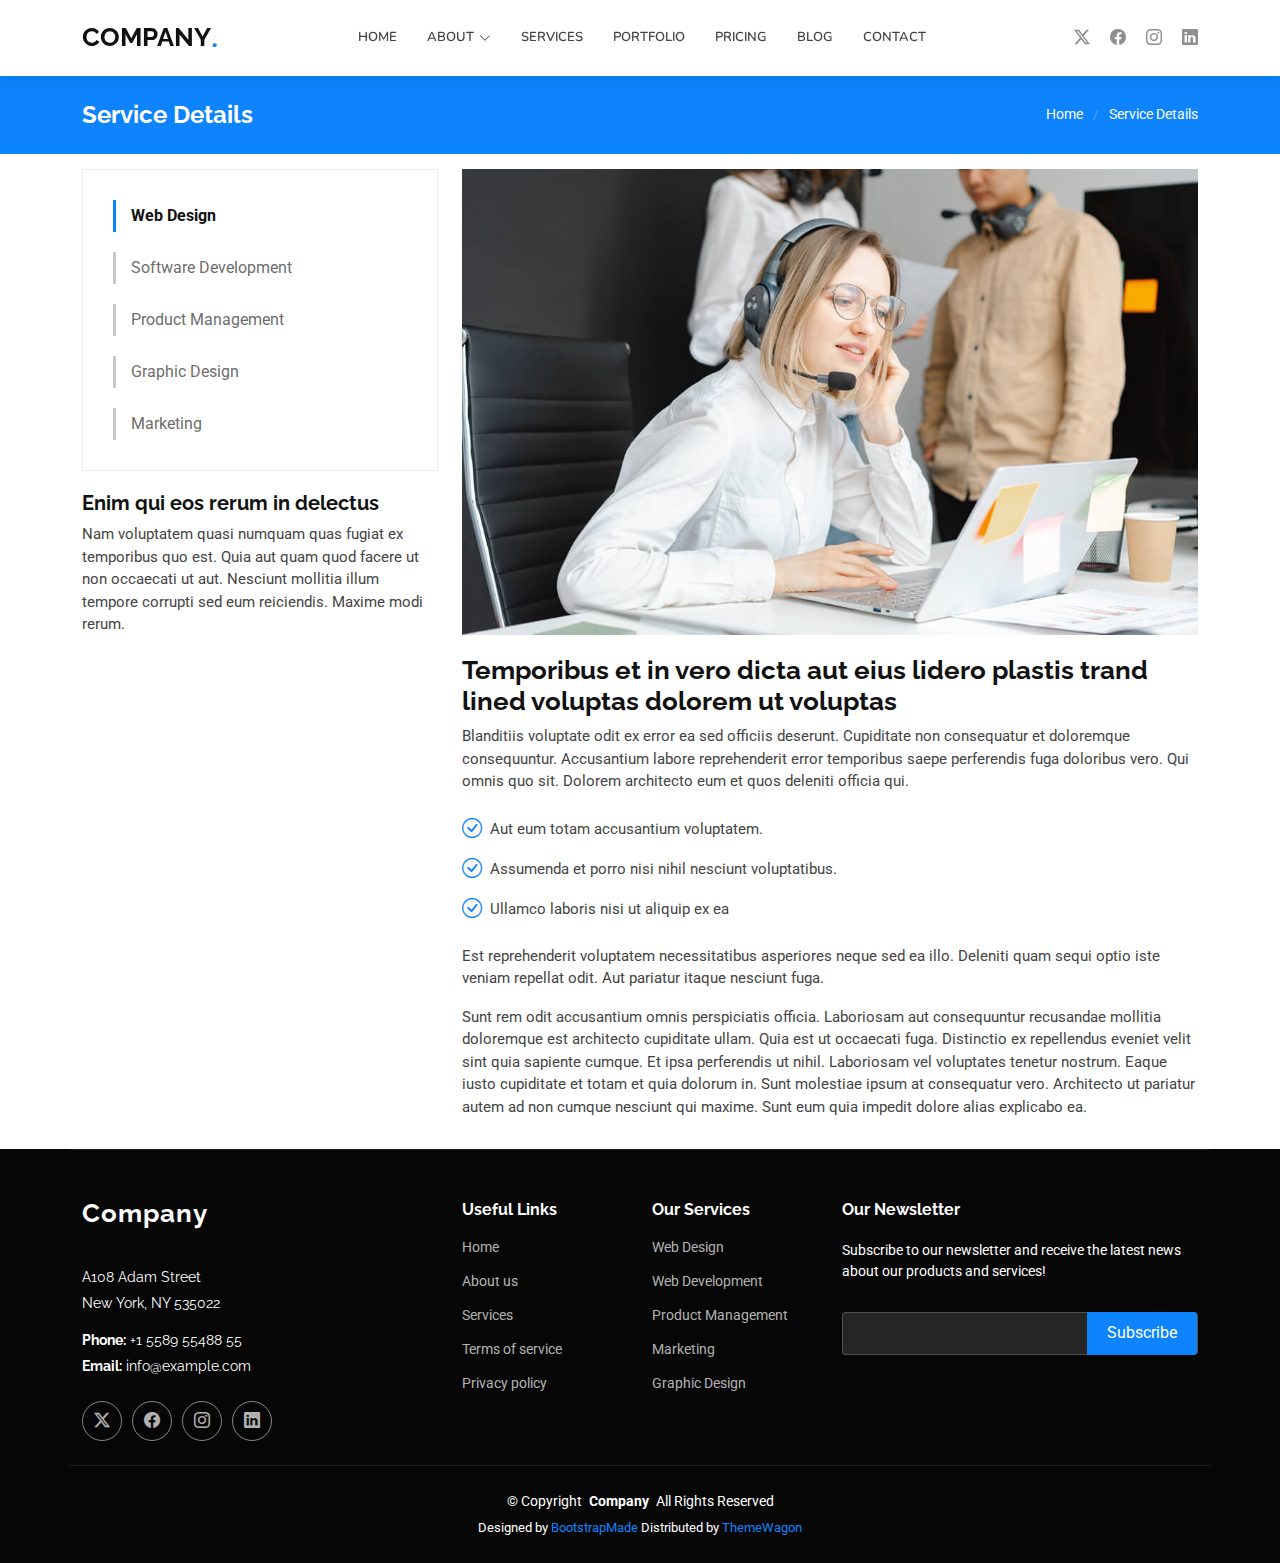
<file: service-details.html>
<!DOCTYPE html>
<html lang="en">

<head>
  <meta charset="utf-8">
  <meta content="width=device-width, initial-scale=1.0" name="viewport">
  <title>Service Details - Company Bootstrap Template</title>
  <meta name="description" content="">
  <meta name="keywords" content="">

  <!-- Favicons -->
  <link href="assets/img/favicon.png" rel="icon">
  <link href="assets/img/apple-touch-icon.png" rel="apple-touch-icon">

  <!-- Fonts -->
  <link href="https://fonts.googleapis.com" rel="preconnect">
  <link href="https://fonts.gstatic.com" rel="preconnect" crossorigin>
  <link href="https://fonts.googleapis.com/css2?family=Roboto:ital,wght@0,100;0,300;0,400;0,500;0,700;0,900;1,100;1,300;1,400;1,500;1,700;1,900&family=Raleway:ital,wght@0,100;0,200;0,300;0,400;0,500;0,600;0,700;0,800;0,900;1,100;1,200;1,300;1,400;1,500;1,600;1,700;1,800;1,900&family=Nunito:ital,wght@0,200;0,300;0,400;0,500;0,600;0,700;0,800;0,900;1,200;1,300;1,400;1,500;1,600;1,700;1,800;1,900&display=swap" rel="stylesheet">

  <!-- Vendor CSS Files -->
  <link href="assets/vendor/bootstrap/css/bootstrap.min.css" rel="stylesheet">
  <link href="assets/vendor/bootstrap-icons/bootstrap-icons.css" rel="stylesheet">
  <link href="assets/vendor/aos/aos.css" rel="stylesheet">
  <link href="assets/vendor/glightbox/css/glightbox.min.css" rel="stylesheet">
  <link href="assets/vendor/swiper/swiper-bundle.min.css" rel="stylesheet">

  <!-- Main CSS File -->
  <link href="assets/css/main.css" rel="stylesheet">

  <!-- =======================================================
  * Template Name: Company
  * Template URL: https://bootstrapmade.com/company-free-html-bootstrap-template/
  * Updated: Aug 07 2024 with Bootstrap v5.3.3
  * Author: BootstrapMade.com
  * License: https://bootstrapmade.com/license/
  ======================================================== -->
</head>

<body class="service-details-page">

  <header id="header" class="header d-flex align-items-center sticky-top">
    <div class="container position-relative d-flex align-items-center">

      <a href="index.html" class="logo d-flex align-items-center me-auto">
        <!-- Uncomment the line below if you also wish to use an image logo -->
        <!-- <img src="assets/img/logo.png" alt=""> -->
        <h1 class="sitename">Company</h1><span>.</span>
      </a>

      <nav id="navmenu" class="navmenu">
        <ul>
          <li><a href="#hero">Home</a></li>
          <li class="dropdown"><a href="about.html"><span>About</span> <i class="bi bi-chevron-down toggle-dropdown"></i></a>
            <ul>
              <li><a href="team.html">Team</a></li>
              <li><a href="testimonials.html">Testimonials</a></li>
              <li class="dropdown"><a href="#"><span>Deep Dropdown</span> <i class="bi bi-chevron-down toggle-dropdown"></i></a>
                <ul>
                  <li><a href="#">Deep Dropdown 1</a></li>
                  <li><a href="#">Deep Dropdown 2</a></li>
                  <li><a href="#">Deep Dropdown 3</a></li>
                  <li><a href="#">Deep Dropdown 4</a></li>
                  <li><a href="#">Deep Dropdown 5</a></li>
                </ul>
              </li>
            </ul>
          </li>
          <li><a href="services.html">Services</a></li>
          <li><a href="portfolio.html">Portfolio</a></li>
          <li><a href="pricing.html">Pricing</a></li>
          <li><a href="blog.html">Blog</a></li>
          <li><a href="contact.html">Contact</a></li>
        </ul>
        <i class="mobile-nav-toggle d-xl-none bi bi-list"></i>
      </nav>

      <div class="header-social-links">
        <a href="#" class="twitter"><i class="bi bi-twitter-x"></i></a>
        <a href="#" class="facebook"><i class="bi bi-facebook"></i></a>
        <a href="#" class="instagram"><i class="bi bi-instagram"></i></a>
        <a href="#" class="linkedin"><i class="bi bi-linkedin"></i></a>
      </div>

    </div>
  </header>

  <main class="main">

    <!-- Page Title -->
    <div class="page-title accent-background">
      <div class="container d-lg-flex justify-content-between align-items-center">
        <h1 class="mb-2 mb-lg-0">Service Details</h1>
        <nav class="breadcrumbs">
          <ol>
            <li><a href="index.html">Home</a></li>
            <li class="current">Service Details</li>
          </ol>
        </nav>
      </div>
    </div><!-- End Page Title -->

    <!-- Service Details Section -->
    <section id="service-details" class="service-details section">

      <div class="container">

        <div class="row gy-4">

          <div class="col-lg-4" data-aos="fade-up" data-aos-delay="100">
            <div class="services-list">
              <a href="#" class="active">Web Design</a>
              <a href="#">Software Development</a>
              <a href="#">Product Management</a>
              <a href="#">Graphic Design</a>
              <a href="#">Marketing</a>
            </div>

            <h4>Enim qui eos rerum in delectus</h4>
            <p>Nam voluptatem quasi numquam quas fugiat ex temporibus quo est. Quia aut quam quod facere ut non occaecati ut aut. Nesciunt mollitia illum tempore corrupti sed eum reiciendis. Maxime modi rerum.</p>
          </div>

          <div class="col-lg-8" data-aos="fade-up" data-aos-delay="200">
            <img src="assets/img/services.jpg" alt="" class="img-fluid services-img">
            <h3>Temporibus et in vero dicta aut eius lidero plastis trand lined voluptas dolorem ut voluptas</h3>
            <p>
              Blanditiis voluptate odit ex error ea sed officiis deserunt. Cupiditate non consequatur et doloremque consequuntur. Accusantium labore reprehenderit error temporibus saepe perferendis fuga doloribus vero. Qui omnis quo sit. Dolorem architecto eum et quos deleniti officia qui.
            </p>
            <ul>
              <li><i class="bi bi-check-circle"></i> <span>Aut eum totam accusantium voluptatem.</span></li>
              <li><i class="bi bi-check-circle"></i> <span>Assumenda et porro nisi nihil nesciunt voluptatibus.</span></li>
              <li><i class="bi bi-check-circle"></i> <span>Ullamco laboris nisi ut aliquip ex ea</span></li>
            </ul>
            <p>
              Est reprehenderit voluptatem necessitatibus asperiores neque sed ea illo. Deleniti quam sequi optio iste veniam repellat odit. Aut pariatur itaque nesciunt fuga.
            </p>
            <p>
              Sunt rem odit accusantium omnis perspiciatis officia. Laboriosam aut consequuntur recusandae mollitia doloremque est architecto cupiditate ullam. Quia est ut occaecati fuga. Distinctio ex repellendus eveniet velit sint quia sapiente cumque. Et ipsa perferendis ut nihil. Laboriosam vel voluptates tenetur nostrum. Eaque iusto cupiditate et totam et quia dolorum in. Sunt molestiae ipsum at consequatur vero. Architecto ut pariatur autem ad non cumque nesciunt qui maxime. Sunt eum quia impedit dolore alias explicabo ea.
            </p>
          </div>

        </div>

      </div>

    </section><!-- /Service Details Section -->

  </main>

  <footer id="footer" class="footer dark-background">

    <div class="container footer-top">
      <div class="row gy-4">
        <div class="col-lg-4 col-md-6 footer-about">
          <a href="index.html" class="logo d-flex align-items-center">
            <span class="sitename">Company</span>
          </a>
          <div class="footer-contact pt-3">
            <p>A108 Adam Street</p>
            <p>New York, NY 535022</p>
            <p class="mt-3"><strong>Phone:</strong> <span>+1 5589 55488 55</span></p>
            <p><strong>Email:</strong> <span>info@example.com</span></p>
          </div>
          <div class="social-links d-flex mt-4">
            <a href=""><i class="bi bi-twitter-x"></i></a>
            <a href=""><i class="bi bi-facebook"></i></a>
            <a href=""><i class="bi bi-instagram"></i></a>
            <a href=""><i class="bi bi-linkedin"></i></a>
          </div>
        </div>

        <div class="col-lg-2 col-md-3 footer-links">
          <h4>Useful Links</h4>
          <ul>
            <li><a href="#">Home</a></li>
            <li><a href="#">About us</a></li>
            <li><a href="#">Services</a></li>
            <li><a href="#">Terms of service</a></li>
            <li><a href="#">Privacy policy</a></li>
          </ul>
        </div>

        <div class="col-lg-2 col-md-3 footer-links">
          <h4>Our Services</h4>
          <ul>
            <li><a href="#">Web Design</a></li>
            <li><a href="#">Web Development</a></li>
            <li><a href="#">Product Management</a></li>
            <li><a href="#">Marketing</a></li>
            <li><a href="#">Graphic Design</a></li>
          </ul>
        </div>

        <div class="col-lg-4 col-md-12 footer-newsletter">
          <h4>Our Newsletter</h4>
          <p>Subscribe to our newsletter and receive the latest news about our products and services!</p>
          <form action="forms/newsletter.php" method="post" class="php-email-form">
            <div class="newsletter-form"><input type="email" name="email"><input type="submit" value="Subscribe"></div>
            <div class="loading">Loading</div>
            <div class="error-message"></div>
            <div class="sent-message">Your subscription request has been sent. Thank you!</div>
          </form>
        </div>

      </div>
    </div>

    <div class="container copyright text-center mt-4">
      <p>© <span>Copyright</span> <strong class="px-1 sitename">Company</strong> <span>All Rights Reserved</span></p>
      <div class="credits">
        <!-- All the links in the footer should remain intact. -->
        <!-- You can delete the links only if you've purchased the pro version. -->
        <!-- Licensing information: https://bootstrapmade.com/license/ -->
        <!-- Purchase the pro version with working PHP/AJAX contact form: [buy-url] -->
        Designed by <a href="https://bootstrapmade.com/">BootstrapMade</a> Distributed by <a href=“https://themewagon.com>ThemeWagon
      </div>
    </div>

  </footer>

  <!-- Scroll Top -->
  <a href="#" id="scroll-top" class="scroll-top d-flex align-items-center justify-content-center"><i class="bi bi-arrow-up-short"></i></a>

  <!-- Preloader -->
  <div id="preloader"></div>

  <!-- Vendor JS Files -->
  <script src="assets/vendor/bootstrap/js/bootstrap.bundle.min.js"></script>
  <script src="assets/vendor/php-email-form/validate.js"></script>
  <script src="assets/vendor/aos/aos.js"></script>
  <script src="assets/vendor/glightbox/js/glightbox.min.js"></script>
  <script src="assets/vendor/imagesloaded/imagesloaded.pkgd.min.js"></script>
  <script src="assets/vendor/isotope-layout/isotope.pkgd.min.js"></script>
  <script src="assets/vendor/waypoints/noframework.waypoints.js"></script>
  <script src="assets/vendor/swiper/swiper-bundle.min.js"></script>

  <!-- Main JS File -->
  <script src="assets/js/main.js"></script>

</body>

</html>
</file>
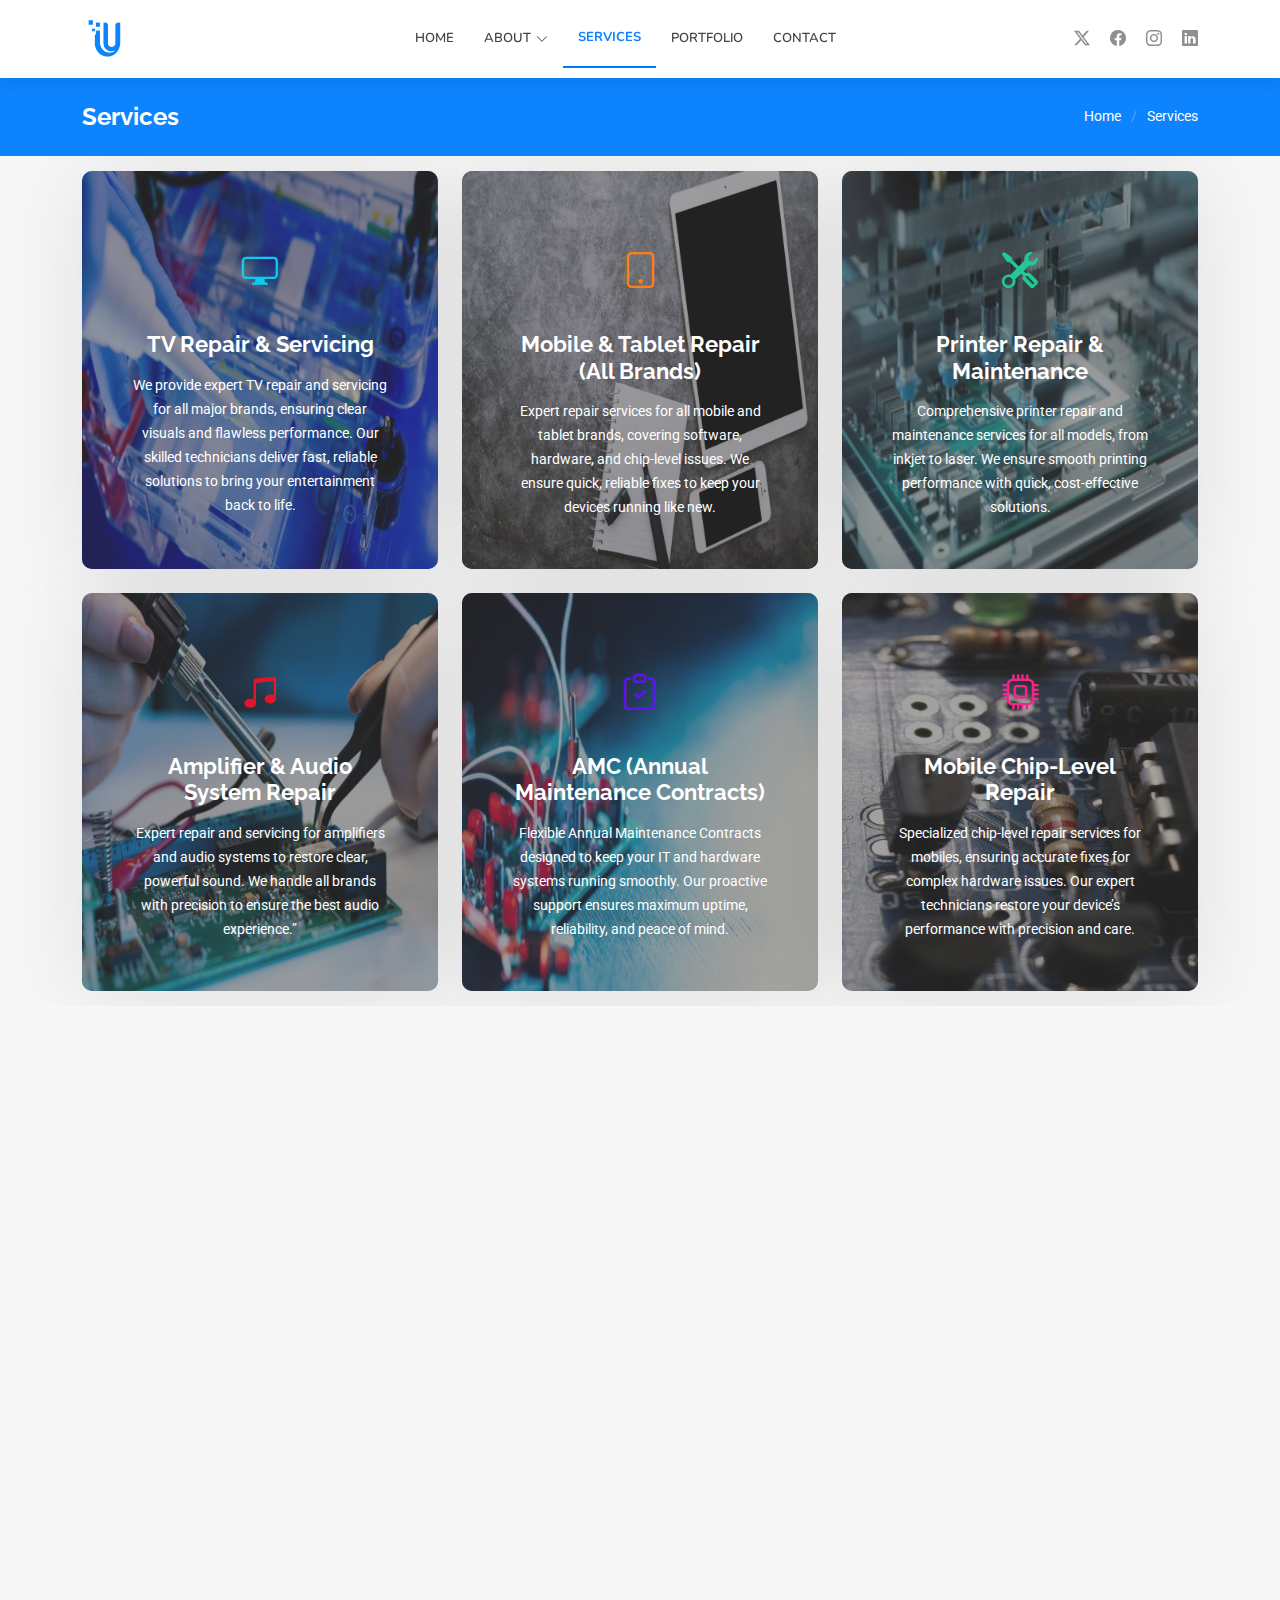
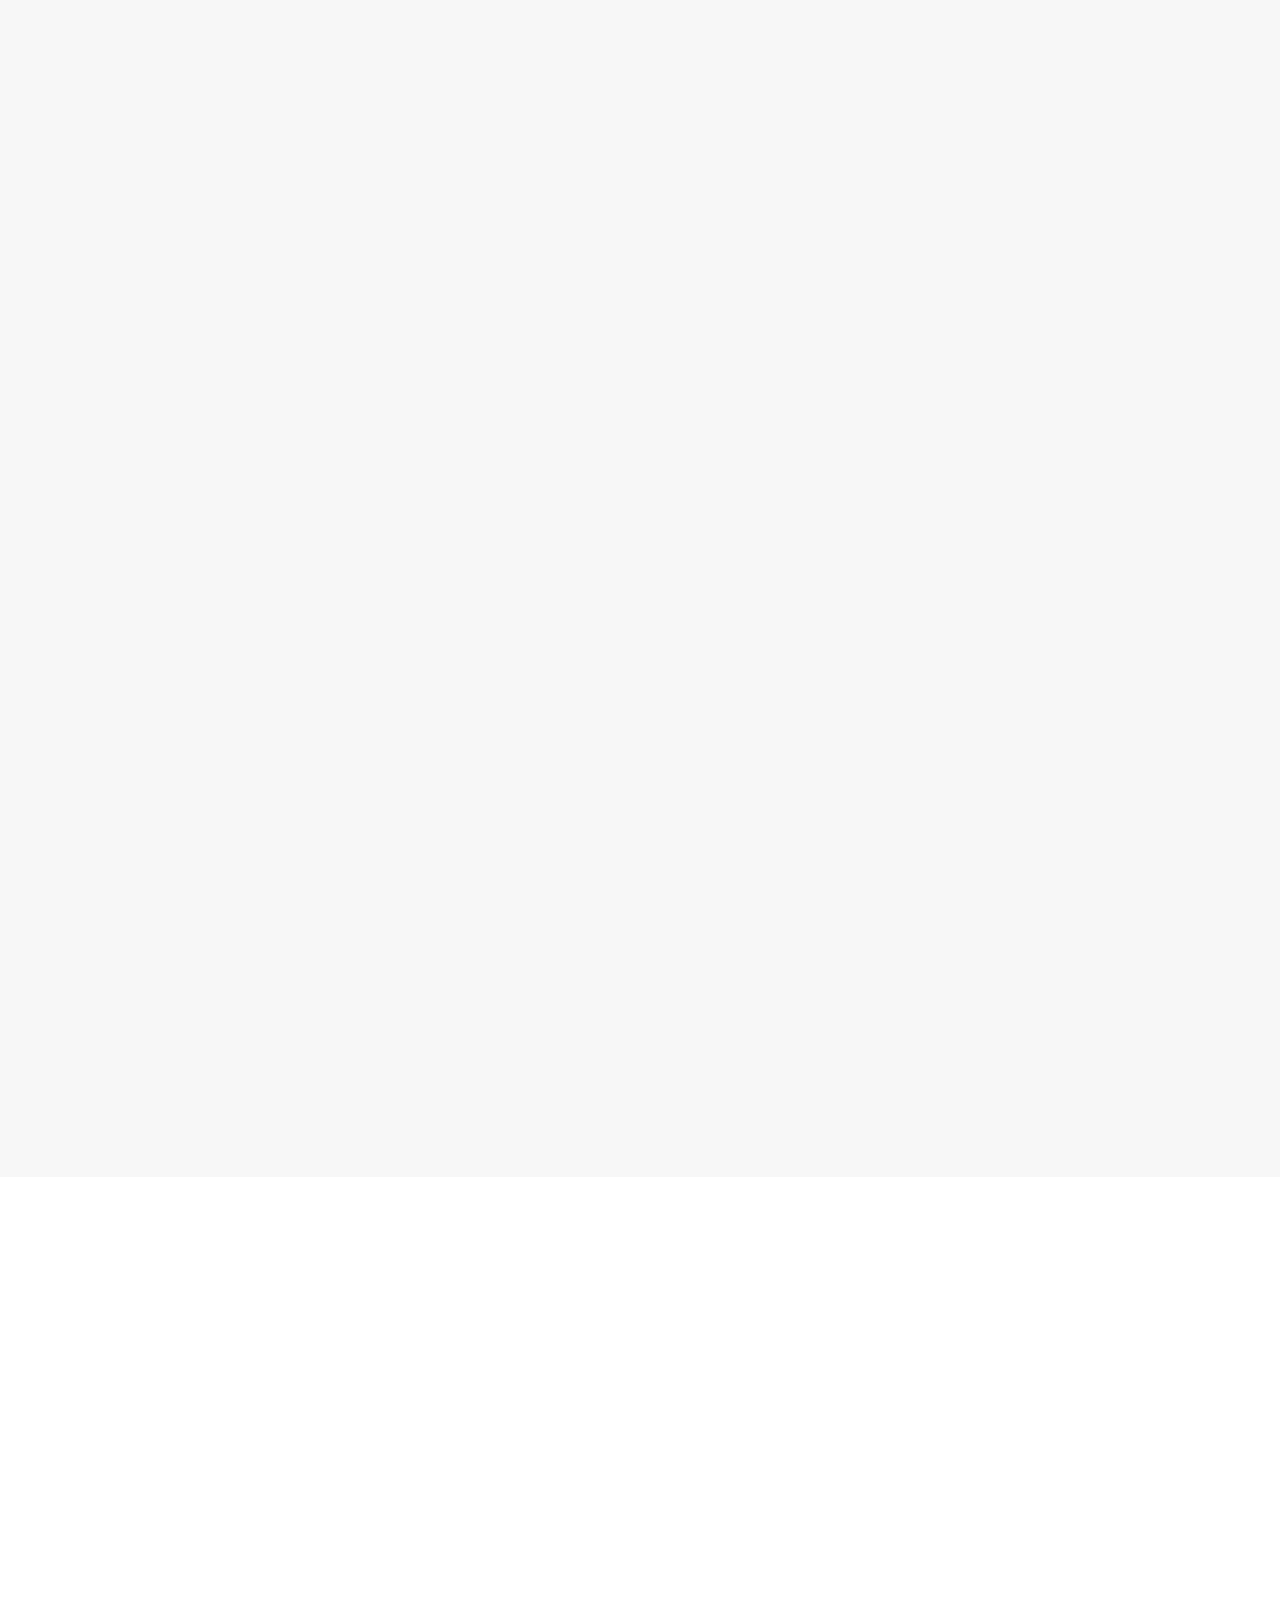
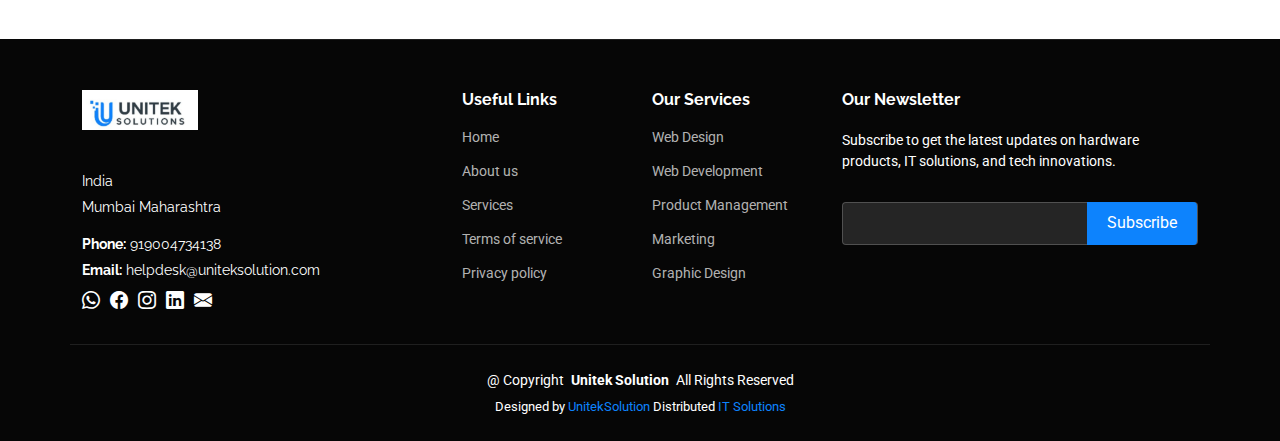
<file: services.html>
<!DOCTYPE html>
<html lang="en">

<head>
  <meta charset="utf-8">
  <meta content="width=device-width, initial-scale=1.0" name="viewport">
  <title>Services - Company Bootstrap Template</title>
  <meta name="description" content="">
  <meta name="keywords" content="">

  <!-- Favicons -->
  <link href="assets\img\blog\thumbnail_image001 (1.0).png" rel="icon">
  <link href="assets\img\blog\thumbnail_image001 (1.0).png" rel="apple-touch-icon">

  <!-- Fonts -->
  <link href="https://fonts.googleapis.com" rel="preconnect">
  <link href="https://fonts.gstatic.com" rel="preconnect" crossorigin>
  <link href="https://fonts.googleapis.com/css2?family=Roboto:ital,wght@0,100;0,300;0,400;0,500;0,700;0,900;1,100;1,300;1,400;1,500;1,700;1,900&family=Raleway:ital,wght@0,100;0,200;0,300;0,400;0,500;0,600;0,700;0,800;0,900;1,100;1,200;1,300;1,400;1,500;1,600;1,700;1,800;1,900&family=Nunito:ital,wght@0,200;0,300;0,400;0,500;0,600;0,700;0,800;0,900;1,200;1,300;1,400;1,500;1,600;1,700;1,800;1,900&display=swap" rel="stylesheet">

  <!-- Vendor CSS Files -->
  <link href="assets/vendor/bootstrap/css/bootstrap.min.css" rel="stylesheet">
  <link href="assets/vendor/bootstrap-icons/bootstrap-icons.css" rel="stylesheet">
  <link href="assets/vendor/aos/aos.css" rel="stylesheet">
  <link href="assets/vendor/glightbox/css/glightbox.min.css" rel="stylesheet">
  <link href="assets/vendor/swiper/swiper-bundle.min.css" rel="stylesheet">

  <!-- Main CSS File -->
  <link href="assets/css/main.css" rel="stylesheet">

  <!-- =======================================================
  * Template Name: Company
  * Template URL: https://bootstrapmade.com/company-free-html-bootstrap-template/
  * Updated: Aug 07 2024 with Bootstrap v5.3.3
  * Author: BootstrapMade.com
  * License: https://bootstrapmade.com/license/
  ======================================================== -->
</head>

<body class="services-page">

  <header id="header" class="header d-flex align-items-center sticky-top">
    <div class="container position-relative d-flex align-items-center">

      <!--a href="index.html" class="logo d-flex align-items-center me-auto">
        <!-- Uncomment the line below if you also wish to use an image logo -->
        <!-- <img src="assets/img/logo.png" alt=""> -->
        <!--h1 class="sitename">Company</h1><span>.</span>
      </a-->
 <a href="index.html" class="logo">
  <img
    src="logs\thumbnail_image001 (1.0).png"
    alt="Unitek Solution Logo"
  />
</a>
      <nav id="navmenu" class="navmenu">
        <ul>
          <li><a href="#hero">Home</a></li>
          <li class="dropdown"><a href="about.html"><span>About</span> <i class="bi bi-chevron-down toggle-dropdown"></i></a>
            <ul>
              <li><a href="team.html">Team</a></li>
              <li><a href="testimonials.html">Testimonials</a></li>
              <li class="dropdown"><a href="#"><span>Deep Dropdown</span> <i class="bi bi-chevron-down toggle-dropdown"></i></a>
                <ul>
                  <li><a href="#">Deep Dropdown 1</a></li>
                  <li><a href="#">Deep Dropdown 2</a></li>
                  <li><a href="#">Deep Dropdown 3</a></li>
                  <li><a href="#">Deep Dropdown 4</a></li>
                  <li><a href="#">Deep Dropdown 5</a></li>
                </ul>
              </li>
            </ul>
          </li>
          <li><a href="services.html" class="active">Services</a></li>
          <li><a href="portfolio.html">Portfolio</a></li>
          <!--li><a href="pricing.html">Pricing</a></li-->
          <!--li><a href="blog.html">Blog</a></li-->
          <li><a href="contact.html">Contact</a></li>
        </ul>
        <i class="mobile-nav-toggle d-xl-none bi bi-list"></i>
      </nav>

      <div class="header-social-links">
        <a href="#" class="twitter"><i class="bi bi-twitter-x"></i></a>
        <a href="#" class="facebook"><i class="bi bi-facebook"></i></a>
        <a href="#" class="instagram"><i class="bi bi-instagram"></i></a>
        <a href="#" class="linkedin"><i class="bi bi-linkedin"></i></a>
      </div>

    </div>
  </header>

  <main class="main">

    <!-- Page Title -->
    <div class="page-title accent-background">
      <div class="container d-lg-flex justify-content-between align-items-center">
        <h1 class="mb-2 mb-lg-0">Services</h1>
        <nav class="breadcrumbs">
          <ol>
            <li><a href="index.html">Home</a></li>
            <li class="current">Services</li>
          </ol>
        </nav>
      </div>
    </div><!-- End Page Title -->

    <!-- Services Section 1 end -->
      <section id="services" class="services section light-background">
        <div class="container">
          <div class="row gy-4">
            <div
              class="col-lg-4 col-md-6"
              data-aos="fade-up"
              data-aos-delay="100"
            >
              <div
                class="service-item item-cyan position-relative"
                style="
                  background-image: url('assets/img/blog/1.3.jpg');
                  background-size: cover;
                  background-position: center;
                  border-radius: 10px;
                  padding: 50px;
                  color: #fff;
                "
              >
                <div class="icon">
                  <svg
                    width="100"
                    height="100"
                    viewBox="0 0 600 600"
                    xmlns="http://www.w3.org/2000/svg"
                  >
                    <path
                      stroke="none"
                      stroke-width="0"
                      fill="#f5f5f5"
                      d="M300,521.0016835830174C376.1290562159157,517.8887921683347,466.0731472004068,529.7835943286574,510.70327084640275,468.03025145048787C554.3714126377745,407.6079735673963,508.03601936045806,328.9844924480964,491.2728898941984,256.3432110539036C474.5976632858925,184.082847569629,479.9380746630129,96.60480741107993,416.23090153303,58.64404602377083C348.86323505073057,18.502131276798302,261.93793281208167,40.57373210992963,193.5410806939664,78.93577620505333C130.42746243093433,114.334589627462,98.30271207620316,179.96522072025542,76.75703585869454,249.04625023123273C51.97151888228291,328.5150500222984,13.704378332031375,421.85034740162234,66.52175969318436,486.19268352777647C119.04800174914682,550.1803526380478,217.28368757567262,524.383925680826,300,521.0016835830174"
                    ></path>
                  </svg>
                   <i class="bi bi-display"></i>
                </div>
                <a href="service-details.html" class="stretched-link">
                  <h3 style="color: white;">TV Repair & Servicing</h3>
                </a>
                <p  style="color: white;">
                  We provide expert TV repair and servicing for all major
                  brands, ensuring clear visuals and flawless performance. Our
                  skilled technicians deliver fast, reliable solutions to bring
                  your entertainment back to life.
                </p>
              </div>
            </div>
            <!-- End Service Item -->

            <div
              class="col-lg-4 col-md-6"
              data-aos="fade-up"
              data-aos-delay="200"
            >
              <div
                class="service-item item-orange position-relative"
                style="
                  background-image: url('assets/img/blog/10.1.jpg');
                  background-size: cover;
                  background-position: center;
                  border-radius: 10px;
                  padding: 50px;
                  color: #fff;
                "
              >
                <div class="icon">
                  <svg
                    width="100"
                    height="100"
                    viewBox="0 0 600 600"
                    xmlns="http://www.w3.org/2000/svg"
                  >
                    <path
                      stroke="none"
                      stroke-width="0"
                      fill="#f5f5f5"
                      d="M300,582.0697525312426C382.5290701553225,586.8405444964366,449.9789794690241,525.3245884688669,502.5850820975895,461.55621195738473C556.606425686781,396.0723002908107,615.8543463187945,314.28637112970534,586.6730223649479,234.56875336149918C558.9533121215079,158.8439757836574,454.9685369536778,164.00468322053177,381.49747125262974,130.76875717737553C312.15926192815925,99.40240125094834,248.97055460311594,18.661163978235184,179.8680185752513,50.54337015887873C110.5421016452524,82.52863877960104,119.82277516462835,180.83849132639028,109.12597500060166,256.43424936330496C100.08760227029461,320.3096726198365,92.17705696193138,384.0621239912766,124.79988738764834,439.7174275375508C164.83382741302287,508.01625554203684,220.96474134820875,577.5009287672846,300,582.0697525312426"
                    ></path>
                  </svg>
                  <i class="bi bi-tablet"></i>
                </div>
                <a href="service-details.html" class="stretched-link">
                  <h3  style="color: white;">Mobile & Tablet Repair (All Brands)</h3>
                </a>
                <p>
                  Expert repair services for all mobile and tablet brands,
                  covering software, hardware, and chip-level issues. We ensure
                  quick, reliable fixes to keep your devices running like new.
                </p>
              </div>
            </div>
            <!-- End Service Item -->

            <!-- End Service Item -->

            <div
              class="col-lg-4 col-md-6"
              data-aos="fade-up"
              data-aos-delay="300"
            >
              <div
                class="service-item item-teal position-relative"
                style="
                  background-image: url('assets/img/blog/Tv.jpg');
                  background-size: cover;
                  background-position: center;
                  border-radius: 10px;
                  padding: 50px;
                  color: #fff;
                "
              >
                <div class="icon">
                  <svg
                    width="100"
                    height="100"
                    viewBox="0 0 600 600"
                    xmlns="http://www.w3.org/2000/svg"
                  >
                    <path
                      stroke="none"
                      stroke-width="0"
                      fill="#f5f5f5"
                      d="M300,541.5067337569781C382.14930387511276,545.0595476570109,479.8736841581634,548.3450877840088,526.4010558755058,480.5488172755941C571.5218469581645,414.80211281144784,517.5187510058486,332.0715597781072,496.52539010469104,255.14436215662573C477.37192572678356,184.95920475031193,473.57363656557914,105.61284051026155,413.0603344069578,65.22779650032875C343.27470386102294,18.654635553484475,251.2091493199835,5.337323636656869,175.0934190732945,40.62881213300186C97.87086631185822,76.43348514350839,51.98124368387456,156.15599469081315,36.44837278890362,239.84606092416172C21.716077023791087,319.22268207091537,43.775223500013084,401.1760424656574,96.891909868211,461.97329694683043C147.22146801428983,519.5804099606455,223.5754009179313,538.201503339737,300,541.5067337569781"
                    ></path>
                  </svg>
                  <i class="bi bi-tools"></i>
                </div>
                <a href="service-details.html" class="stretched-link">
                  <h3 style="color: white;">Printer Repair & Maintenance</h3>
                </a>
                <p>
                  Comprehensive printer repair and maintenance services for all
                  models, from inkjet to laser. We ensure smooth printing
                  performance with quick, cost-effective solutions.
                </p>
              </div>
            </div>
            <!-- End Service Item -->

            <div
              class="col-lg-4 col-md-6"
              data-aos="fade-up"
              data-aos-delay="400"
            >
              <div
                class="service-item item-red position-relative"
                style="
                  background-image: url('assets/img/blog/1.1%20(1).jpg');
                  background-size: cover;
                  background-position: center;
                  border-radius: 10px;
                  padding: 50px;
                  color: #fff;
                "
              >
                <div class="icon">
                  <svg
                    width="100"
                    height="100"
                    viewBox="0 0 600 600"
                    xmlns="http://www.w3.org/2000/svg"
                  >
                    <path
                      stroke="none"
                      stroke-width="0"
                      fill="#f5f5f5"
                      d="M300,503.46388370962813C374.79870501325706,506.71871716319447,464.8034551963731,527.1746412648533,510.4981551193396,467.86667711651364C555.9287308511215,408.9015244558933,512.6030010748507,327.5744911775523,490.211057578863,256.5855673507754C471.097692560561,195.9906835881958,447.69079081568157,138.11976852964426,395.19560036434837,102.3242989838813C329.3053358748298,57.3949838291264,248.02791733380457,8.279543830951368,175.87071277845988,42.242879143198664C103.41431057327972,76.34704239035025,93.79494320519305,170.9812938413882,81.28167332365135,250.07896920659033C70.17666984294237,320.27484674793965,64.84698225790005,396.69656628748305,111.28512138212992,450.4950937839243C156.20124167950087,502.5303643271138,231.32542653798444,500.4755392045468,300,503.46388370962813"
                    ></path>
                  </svg>
                  <i class="bi bi-music-note-beamed"></i>

                </div>
                <a href="service-details.html" class="stretched-link">
                  <h3 style="color: white;">Amplifier & Audio System Repair</h3>
                </a>
                <p>
                  Expert repair and servicing for amplifiers and audio systems
                  to restore clear, powerful sound. We handle all brands with
                  precision to ensure the best audio experience.”
                </p>
                <a href="service-details.html" class="stretched-link"></a>
              </div>
            </div>
            <!-- End Service Item -->

            <div
              class="col-lg-4 col-md-6"
              data-aos="fade-up"
              data-aos-delay="500"
            >
              <div
                class="service-item item-indigo position-relative"
                style="
                  background-image: url('assets/img/blog/Screenshot%202025-08-28%20131743.jpg');
                  background-size: cover;
                  background-position: center;
                  border-radius: 10px;
                  padding: 50px;
                  color: #fff;
                "
              >
                <div class="icon">
                  <svg
                    width="100"
                    height="100"
                    viewBox="0 0 600 600"
                    xmlns="http://www.w3.org/2000/svg"
                  >
                    <path
                      stroke="none"
                      stroke-width="0"
                      fill="#f5f5f5"
                      d="M300,532.3542879108572C369.38199826031484,532.3153073249985,429.10787420159085,491.63046689027357,474.5244479745417,439.17860296908856C522.8885846962883,383.3225815378663,569.1668002868075,314.3205725914397,550.7432151929288,242.7694973846089C532.6665558377875,172.5657663291529,456.2379748765914,142.6223662098291,390.3689995646985,112.34683881706744C326.66090330228417,83.06452184765237,258.84405631176094,53.51806209861945,193.32584062364296,78.48882559362697C121.61183558270385,105.82097193414197,62.805066853699245,167.19869350419734,48.57481801355237,242.6138429142374C34.843463184063346,315.3850353017275,76.69343916112496,383.4422959591041,125.22947124332185,439.3748458443577C170.7312796277747,491.8107796887764,230.57421082200815,532.3932930995766,300,532.3542879108572"
                    ></path>
                  </svg>
                  <i class="bi bi-clipboard-check"></i>

                </div>
                <a href="service-details.html" class="stretched-link">
                  <h3  style="color: white;">AMC (Annual Maintenance Contracts)</h3>
                </a>
                <p>
                  Flexible Annual Maintenance Contracts designed to keep your IT
                  and hardware systems running smoothly. Our proactive support
                  ensures maximum uptime, reliability, and peace of mind.
                </p>
                <a href="service-details.html" class="stretched-link"></a>
              </div>
            </div>
            <!-- End Service Item -->
            <div
              class="col-lg-4 col-md-6"
              data-aos="fade-up"
              data-aos-delay="600"
            >
              <div
                class="service-item item-pink position-relative"
                style="
                  background-image: url('assets/img/blog/21.1.jpg');
                  background-size: cover;
                  background-position: center;
                  border-radius: 10px;
                  padding: 50px;
                  color: #fff;
                "
              >
                <div class="icon">
                  <svg
                    width="100"
                    height="100"
                    viewBox="0 0 600 600"
                    xmlns="http://www.w3.org/2000/svg"
                  >
                    <path
                      stroke="none"
                      stroke-width="0"
                      fill="#f5f5f5"
                      d="M300,566.797414625762C385.7384707136149,576.1784315230908,478.7894351017131,552.8928747891023,531.9192734346935,484.94944893311C584.6109503024035,417.5663521118492,582.489472248146,322.67544863468447,553.9536738515405,242.03673114598146C529.1557734026468,171.96086150256528,465.24506316201064,127.66468636344209,395.9583748389544,100.7403814666027C334.2173773831606,76.7482773500951,269.4350130405921,84.62216499799875,207.1952322260088,107.2889140133804C132.92018162631612,134.33871894543012,41.79353780512637,160.00259165414826,22.644507872594943,236.69541883565114C3.319112789854554,314.0945973066697,72.72355303640163,379.243833228382,124.04198916343866,440.3218312028393C172.9286146004772,498.5055451809895,224.45579914871206,558.5317968840102,300,566.797414625762"
                    ></path>
                  </svg>
                  <i class="bi bi-cpu"></i>

                </div>
                <a href="service-details.html" class="stretched-link">
                  <h3  style="color: white;">Mobile Chip-Level Repair</h3>
                </a>
                <p>
                  Specialized chip-level repair services for mobiles, ensuring
                  accurate fixes for complex hardware issues. Our expert
                  technicians restore your device’s performance with precision
                  and care.
                </p>
              </div>
            </div>
            <!-- End Service Item -->
          </div>
        </div>
      </section>
      <!-- /Services Section end1  -->
      <!-- Services Section 1 end -->
      <section id="services" class="services section light-background">
        <div class="container">
          <div class="row gy-4">
            <div
              class="col-lg-4 col-md-6"
              data-aos="fade-up"
              data-aos-delay="100"
            >
              <div
                class="service-item item-cyan position-relative"
                style="
                  background-image: url('assets/img/blog/5 (2).jpg');
                  background-size: cover;
                  background-position: center;
                  border-radius: 10px;
                  padding: 50px;
                  color: #fff;
                "
              >
                <div class="icon">
                  <svg
                    width="100"
                    height="100"
                    viewBox="0 0 600 600"
                    xmlns="http://www.w3.org/2000/svg"
                  >
                    <path
                      stroke="none"
                      stroke-width="0"
                      fill="#f5f5f5"
                      d="M300,521.0016835830174C376.1290562159157,517.8887921683347,466.0731472004068,529.7835943286574,510.70327084640275,468.03025145048787C554.3714126377745,407.6079735673963,508.03601936045806,328.9844924480964,491.2728898941984,256.3432110539036C474.5976632858925,184.082847569629,479.9380746630129,96.60480741107993,416.23090153303,58.64404602377083C348.86323505073057,18.502131276798302,261.93793281208167,40.57373210992963,193.5410806939664,78.93577620505333C130.42746243093433,114.334589627462,98.30271207620316,179.96522072025542,76.75703585869454,249.04625023123273C51.97151888228291,328.5150500222984,13.704378332031375,421.85034740162234,66.52175969318436,486.19268352777647C119.04800174914682,550.1803526380478,217.28368757567262,524.383925680826,300,521.0016835830174"
                    ></path>
                  </svg>
                  <i class="bi bi-globe"></i>

                </div>
                <a href="service-details.html" class="stretched-link">
                  <h3  style="color: white;" >Complete Networking Solutions</h3>
                </a>
                <p>
                  End-to-end networking solutions including design, setup, and
                  maintenance for businesses of all sizes. We ensure fast,
                  secure, and reliable connectivity tailored to your needs.
                </p>
              </div>
            </div>
            <!-- End Service Item -->

            <div
              class="col-lg-4 col-md-6"
              data-aos="fade-up"
              data-aos-delay="200"
            >
              <div
                class="service-item item-orange position-relative"
                style="
                  background-image: url('assets/img/blog/net.jpg');
                  background-size: cover;
                  background-position: center;
                  border-radius: 10px;
                  padding: 50px;
                  color: #fff;
                "
              >
                <div class="icon">
                  <svg
                    width="100"
                    height="100"
                    viewBox="0 0 600 600"
                    xmlns="http://www.w3.org/2000/svg"
                  >
                    <path
                      stroke="none"
                      stroke-width="0"
                      fill="#f5f5f5"
                      d="M300,582.0697525312426C382.5290701553225,586.8405444964366,449.9789794690241,525.3245884688669,502.5850820975895,461.55621195738473C556.606425686781,396.0723002908107,615.8543463187945,314.28637112970534,586.6730223649479,234.56875336149918C558.9533121215079,158.8439757836574,454.9685369536778,164.00468322053177,381.49747125262974,130.76875717737553C312.15926192815925,99.40240125094834,248.97055460311594,18.661163978235184,179.8680185752513,50.54337015887873C110.5421016452524,82.52863877960104,119.82277516462835,180.83849132639028,109.12597500060166,256.43424936330496C100.08760227029461,320.3096726198365,92.17705696193138,384.0621239912766,124.79988738764834,439.7174275375508C164.83382741302287,508.01625554203684,220.96474134820875,577.5009287672846,300,582.0697525312426"
                    ></path>
                  </svg>
                  <i class="bi bi-exclamation-triangle"></i>

                </div>
                <a href="service-details.html" class="stretched-link">
                  <h3 style="color: white;" >Software Setup & Troubleshooting</h3>
                </a>
                <p>
                  Professional installation, configuration, and troubleshooting
                  of all major software applications. We ensure smooth
                  performance and resolve issues quickly to keep your systems
                  running efficiently.
                </p>
              </div>
            </div>
            <!-- End Service Item -->

            <div
              class="col-lg-4 col-md-6"
              data-aos="fade-up"
              data-aos-delay="300"
            >
              <div
                class="service-item item-teal position-relative"
                style="
                  background-image: url('assets/img/blog/laptop.jpg');
                  background-size: cover;
                  background-position: center;
                  border-radius: 10px;
                  padding: 50px;
                  color: #fff;
                "
              >
                <div class="icon">
                  <svg
                    width="100"
                    height="100"
                    viewBox="0 0 600 600"
                    xmlns="http://www.w3.org/2000/svg"
                  >
                    <path
                      stroke="none"
                      stroke-width="0"
                      fill="#f5f5f5"
                      d="M300,541.5067337569781C382.14930387511276,545.0595476570109,479.8736841581634,548.3450877840088,526.4010558755058,480.5488172755941C571.5218469581645,414.80211281144784,517.5187510058486,332.0715597781072,496.52539010469104,255.14436215662573C477.37192572678356,184.95920475031193,473.57363656557914,105.61284051026155,413.0603344069578,65.22779650032875C343.27470386102294,18.654635553484475,251.2091493199835,5.337323636656869,175.0934190732945,40.62881213300186C97.87086631185822,76.43348514350839,51.98124368387456,156.15599469081315,36.44837278890362,239.84606092416172C21.716077023791087,319.22268207091537,43.775223500013084,401.1760424656574,96.891909868211,461.97329694683043C147.22146801428983,519.5804099606455,223.5754009179313,538.201503339737,300,541.5067337569781"
                    ></path>
                  </svg>
                  <i class="bi bi-pc-display"></i>

                </div>
                <a href="service-details.html" class="stretched-link">
                  <h3  style="color: white;" >Laptop & Desktop Repair</h3>
                </a>
                <p>
                  Comprehensive repair services for laptops and desktops,
                  covering both hardware and software issues. Our experts ensure
                  fast, reliable fixes to keep your systems performing at their
                  best.
                </p>
              </div>
            </div>
            <!-- End Service Item -->

            <div
              class="col-lg-4 col-md-6"
              data-aos="fade-up"
              data-aos-delay="400"
            >
              <div
                class="service-item item-red position-relative"
                style="
                  background-image: url('assets/img/blog/circuit-board.jpg');
                  background-size: cover;
                  background-position: center;
                  border-radius: 10px;
                  padding: 50px;
                  color: #fff;
                "
              >
                <div class="icon">
                  <svg
                    width="100"
                    height="100"
                    viewBox="0 0 600 600"
                    xmlns="http://www.w3.org/2000/svg"
                  >
                    <path
                      stroke="none"
                      stroke-width="0"
                      fill="#f5f5f5"
                      d="M300,503.46388370962813C374.79870501325706,506.71871716319447,464.8034551963731,527.1746412648533,510.4981551193396,467.86667711651364C555.9287308511215,408.9015244558933,512.6030010748507,327.5744911775523,490.211057578863,256.5855673507754C471.097692560561,195.9906835881958,447.69079081568157,138.11976852964426,395.19560036434837,102.3242989838813C329.3053358748298,57.3949838291264,248.02791733380457,8.279543830951368,175.87071277845988,42.242879143198664C103.41431057327972,76.34704239035025,93.79494320519305,170.9812938413882,81.28167332365135,250.07896920659033C70.17666984294237,320.27484674793965,64.84698225790005,396.69656628748305,111.28512138212992,450.4950937839243C156.20124167950087,502.5303643271138,231.32542653798444,500.4755392045468,300,503.46388370962813"
                    ></path>
                  </svg>
                  <i class="bi bi-motherboard"></i>
                </div>
                <a href="service-details.html" class="stretched-link">
                  <h3  style="color: white;" >Hardware Upgrades & Replacement</h3>
                </a>
                <p>
                  Upgrade and replace hardware components like RAM, storage, and
                  motherboards for enhanced system performance. We provide
                  cost-effective solutions to extend the life of your devices
                </p>
                <a href="service-details.html" class="stretched-link"></a>
              </div>
            </div>
            <!-- End Service Item -->

            <div
              class="col-lg-4 col-md-6"
              data-aos="fade-up"
              data-aos-delay="500"
            >
              <div
                class="service-item item-indigo position-relative"
                style="
                  background-image: url('assets/img/blog/backup.jpg');
                  background-size: cover;
                  background-position: center;
                  border-radius: 10px;
                  padding: 50px;
                  color: #fcfafa;
                "
              >
                <div class="icon">
                  <svg
                    width="100"
                    height="100"
                    viewBox="0 0 600 600"
                    xmlns="http://www.w3.org/2000/svg"
                  >
                    <path
                      stroke="none"
                      stroke-width="0"
                      fill="#f5f5f5"
                      d="M300,532.3542879108572C369.38199826031484,532.3153073249985,429.10787420159085,491.63046689027357,474.5244479745417,439.17860296908856C522.8885846962883,383.3225815378663,569.1668002868075,314.3205725914397,550.7432151929288,242.7694973846089C532.6665558377875,172.5657663291529,456.2379748765914,142.6223662098291,390.3689995646985,112.34683881706744C326.66090330228417,83.06452184765237,258.84405631176094,53.51806209861945,193.32584062364296,78.48882559362697C121.61183558270385,105.82097193414197,62.805066853699245,167.19869350419734,48.57481801355237,242.6138429142374C34.843463184063346,315.3850353017275,76.69343916112496,383.4422959591041,125.22947124332185,439.3748458443577C170.7312796277747,491.8107796887764,230.57421082200815,532.3932930995766,300,532.3542879108572"
                    ></path>
                  </svg>
                  <i class="bi bi-cloud-download"></i>

                </div>
                <a href="service-details.html" class="stretched-link">
                  <h3  style="color: white;" >Recovery & Backup Solutions</h3>
                </a>
                <p>
                  Secure data recovery services to retrieve lost or corrupted
                  files from all storage devices. We also provide reliable
                  backup solutions to protect your critical information from
                  future risks.
                </p>
                <a href="service-details.html" class="stretched-link"></a>
              </div>
            </div>
            <!-- End Service Item -->

            <div
              class="col-lg-4 col-md-6"
              data-aos="fade-up"
              data-aos-delay="600"
            >
              <div
                class="service-item item-pink position-relative"
                style="
                  background-image: url('assets/img/blog/power.jpg');
                  background-size: cover;
                  background-position: center;
                  border-radius: 10px;
                  padding: 50px;
                  color: #fff;
                "
              >
                <div class="icon">
                  <svg
                    width="100"
                    height="100"
                    viewBox="0 0 600 600"
                    xmlns="http://www.w3.org/2000/svg"
                  >
                    <path
                      stroke="none"
                      stroke-width="0"
                      fill="#f5f5f5"
                      d="M300,566.797414625762C385.7384707136149,576.1784315230908,478.7894351017131,552.8928747891023,531.9192734346935,484.94944893311C584.6109503024035,417.5663521118492,582.489472248146,322.67544863468447,553.9536738515405,242.03673114598146C529.1557734026468,171.96086150256528,465.24506316201064,127.66468636344209,395.9583748389544,100.7403814666027C334.2173773831606,76.7482773500951,269.4350130405921,84.62216499799875,207.1952322260088,107.2889140133804C132.92018162631612,134.33871894543012,41.79353780512637,160.00259165414826,22.644507872594943,236.69541883565114C3.319112789854554,314.0945973066697,72.72355303640163,379.243833228382,124.04198916343866,440.3218312028393C172.9286146004772,498.5055451809895,224.45579914871206,558.5317968840102,300,566.797414625762"
                    ></path>
                  </svg>
                  <i class="bi bi-plug"></i>


                </div>
                <a href="service-details.html" class="stretched-link">
                  <h3  style="color: white;" >Power Solutions & UPS Installation</h3>
                </a>
                <p>
                  Reliable power solutions with expert UPS installation and
                  maintenance to prevent downtime. We ensure uninterrupted
                  performance for your home and business systems.
                </p>
                <a href="service-details.html" class="stretched-link"></a>
              </div>
            </div>
            <!-- End Service Item -->
          </div>
        </div>
      </section>
      <!-- /Services Section end1  -->
      <!-- Services Section 1 end -->
      <section id="services" class="services section light-background">
        <div class="container">
          <div class="row gy-4">
            <div
              class="col-lg-4 col-md-6"
              data-aos="fade-up"
              data-aos-delay="100"
            >
              <div
                class="service-item item-cyan position-relative"
                style="
                  background-image: url('assets/img/blog/camera.jpg');
                  background-size: cover;
                  background-position: center;
                  border-radius: 10px;
                  padding: 50px;
                  color: #fff;
                "
              >
                <div class="icon">
                  <svg
                    width="100"
                    height="100"
                    viewBox="0 0 600 600"
                    xmlns="http://www.w3.org/2000/svg"
                  >
                    <path
                      stroke="none"
                      stroke-width="0"
                      fill="#f5f5f5"
                      d="M300,521.0016835830174C376.1290562159157,517.8887921683347,466.0731472004068,529.7835943286574,510.70327084640275,468.03025145048787C554.3714126377745,407.6079735673963,508.03601936045806,328.9844924480964,491.2728898941984,256.3432110539036C474.5976632858925,184.082847569629,479.9380746630129,96.60480741107993,416.23090153303,58.64404602377083C348.86323505073057,18.502131276798302,261.93793281208167,40.57373210992963,193.5410806939664,78.93577620505333C130.42746243093433,114.334589627462,98.30271207620316,179.96522072025542,76.75703585869454,249.04625023123273C51.97151888228291,328.5150500222984,13.704378332031375,421.85034740162234,66.52175969318436,486.19268352777647C119.04800174914682,550.1803526380478,217.28368757567262,524.383925680826,300,521.0016835830174"
                    ></path>
                  </svg>
                  <i class="bi bi-camera-video-fill"></i>


                </div>
                <a href="service-details.html" class="stretched-link">
                  <h3  style="color: white;" >CCTV Camera Installation & Support</h3>
                </a>
                <p>
                  Expert CCTV camera installation and ongoing support to keep
                  your premises secure. We provide reliable surveillance
                  solutions tailored for homes, offices, and industries.
                </p>
              </div>
            </div>
            <!-- End Service Item -->

            <div
              class="col-lg-4 col-md-6"
              data-aos="fade-up"
              data-aos-delay="200"
            >
              <div
                class="service-item item-orange position-relative"
                style="
                  background-image: url('assets/img/blog/22.1.jpg');
                  background-size: cover;
                  background-position: center;
                  border-radius: 10px;
                  padding: 50px;
                  color: #fff;
                "
              >
                <div class="icon">
                  <svg
                    width="100"
                    height="100"
                    viewBox="0 0 600 600"
                    xmlns="http://www.w3.org/2000/svg"
                  >
                    <path
                      stroke="none"
                      stroke-width="0"
                      fill="#f5f5f5"
                      d="M300,582.0697525312426C382.5290701553225,586.8405444964366,449.9789794690241,525.3245884688669,502.5850820975895,461.55621195738473C556.606425686781,396.0723002908107,615.8543463187945,314.28637112970534,586.6730223649479,234.56875336149918C558.9533121215079,158.8439757836574,454.9685369536778,164.00468322053177,381.49747125262974,130.76875717737553C312.15926192815925,99.40240125094834,248.97055460311594,18.661163978235184,179.8680185752513,50.54337015887873C110.5421016452524,82.52863877960104,119.82277516462835,180.83849132639028,109.12597500060166,256.43424936330496C100.08760227029461,320.3096726198365,92.17705696193138,384.0621239912766,124.79988738764834,439.7174275375508C164.83382741302287,508.01625554203684,220.96474134820875,577.5009287672846,300,582.0697525312426"
                    ></path>
                  </svg>
                  <i class="bi bi-person-circle"></i>

                </div>
                <a href="service-details.html" class="stretched-link">
                  <h3  style="color: white;" >Biometric Fingerprint & Face Recognition</h3>
                </a>
                <p>
                  Advanced biometric fingerprint and face recognition solutions
                  for secure access control. We deliver reliable, user-friendly
                  systems to enhance workplace and home security.
                </p>
              </div>
            </div>
            <!-- End Service Item -->

            <div
              class="col-lg-4 col-md-6"
              data-aos="fade-up"
              data-aos-delay="300"
            >
              <div
                class="service-item item-teal position-relative"
                style="
                  background-image: url('assets/img/blog/25.1.jpg');
                  background-size: cover;
                  background-position: center;
                  border-radius: 10px;
                  padding: 50px;
                  color: #fff;
                "
              >
                <div class="icon">
                  <svg
                    width="100"
                    height="100"
                    viewBox="0 0 600 600"
                    xmlns="http://www.w3.org/2000/svg"
                  >
                    <path
                      stroke="none"
                      stroke-width="0"
                      fill="#f5f5f5"
                      d="M300,541.5067337569781C382.14930387511276,545.0595476570109,479.8736841581634,548.3450877840088,526.4010558755058,480.5488172755941C571.5218469581645,414.80211281144784,517.5187510058486,332.0715597781072,496.52539010469104,255.14436215662573C477.37192572678356,184.95920475031193,473.57363656557914,105.61284051026155,413.0603344069578,65.22779650032875C343.27470386102294,18.654635553484475,251.2091493199835,5.337323636656869,175.0934190732945,40.62881213300186C97.87086631185822,76.43348514350839,51.98124368387456,156.15599469081315,36.44837278890362,239.84606092416172C21.716077023791087,319.22268207091537,43.775223500013084,401.1760424656574,96.891909868211,461.97329694683043C147.22146801428983,519.5804099606455,223.5754009179313,538.201503339737,300,541.5067337569781"
                    ></path>
                  </svg>
                  <i class="bi bi-lock"></i>

                </div>
                <a href="service-details.html" class="stretched-link">
                  <h3  style="color: white;" >Access Control Solutions</h3>
                </a>
                <p>
                  Comprehensive access control systems to safeguard your spaces
                  with advanced security. We provide customized solutions for
                  businesses, institutions, and residential needs.
                </p>
              </div>
            </div>
            <!-- End Service Item -->

            <div
              class="col-lg-4 col-md-6"
              data-aos="fade-up"
              data-aos-delay="400"
            >
              <div
                class="service-item item-red position-relative"
                style="
                  background-image: url('assets/img/blog/30.1.jpg');
                  background-size: cover;
                  background-position: center;
                  border-radius: 10px;
                  padding: 50px;
                  color: #fff;
                "
              >
                <div class="icon">
                  <svg
                    width="100"
                    height="100"
                    viewBox="0 0 600 600"
                    xmlns="http://www.w3.org/2000/svg"
                  >
                    <path
                      stroke="none"
                      stroke-width="0"
                      fill="#f5f5f5"
                      d="M300,503.46388370962813C374.79870501325706,506.71871716319447,464.8034551963731,527.1746412648533,510.4981551193396,467.86667711651364C555.9287308511215,408.9015244558933,512.6030010748507,327.5744911775523,490.211057578863,256.5855673507754C471.097692560561,195.9906835881958,447.69079081568157,138.11976852964426,395.19560036434837,102.3242989838813C329.3053358748298,57.3949838291264,248.02791733380457,8.279543830951368,175.87071277845988,42.242879143198664C103.41431057327972,76.34704239035025,93.79494320519305,170.9812938413882,81.28167332365135,250.07896920659033C70.17666984294237,320.27484674793965,64.84698225790005,396.69656628748305,111.28512138212992,450.4950937839243C156.20124167950087,502.5303643271138,231.32542653798444,500.4755392045468,300,503.46388370962813"
                    ></path>
                  </svg>
                  <i class="bi bi-arrows-expand"></i>

                </div>
                <a href="service-details.html" class="stretched-link">
                  <h3  style="color: white;" >Wi-Fi Extenders & Load Balancers</h3>
                </a>
                <p>
                  Boost connectivity with reliable Wi-Fi extenders and load
                  balancers for seamless internet access. We ensure stronger
                  signals, wider coverage, and stable performance for homes and
                  businesses.
                </p>
                <a href="service-details.html" class="stretched-link"></a>
              </div>
            </div>
            <!-- End Service Item -->

            <div
              class="col-lg-4 col-md-6"
              data-aos="fade-up"
              data-aos-delay="500"
            >
              <div
                class="service-item item-indigo position-relative"
                style="
                  background-image: url('assets/img/blog/40.1.jpg');
                  background-size: cover;
                  background-position: center;
                  border-radius: 10px;
                  padding: 20px;
                  color: #fff;
                "
              >
                <div class="icon">
                  <svg
                    width="100"
                    height="100"
                    viewBox="0 0 600 600"
                    xmlns="http://www.w3.org/2000/svg"
                  >
                    <path
                      stroke="none"
                      stroke-width="0"
                      fill="#f5f5f5"
                      d="M300,532.3542879108572C369.38199826031484,532.3153073249985,429.10787420159085,491.63046689027357,474.5244479745417,439.17860296908856C522.8885846962883,383.3225815378663,569.1668002868075,314.3205725914397,550.7432151929288,242.7694973846089C532.6665558377875,172.5657663291529,456.2379748765914,142.6223662098291,390.3689995646985,112.34683881706744C326.66090330228417,83.06452184765237,258.84405631176094,53.51806209861945,193.32584062364296,78.48882559362697C121.61183558270385,105.82097193414197,62.805066853699245,167.19869350419734,48.57481801355237,242.6138429142374C34.843463184063346,315.3850353017275,76.69343916112496,383.4422959591041,125.22947124332185,439.3748458443577C170.7312796277747,491.8107796887764,230.57421082200815,532.3932930995766,300,532.3542879108572"
                    ></path>
                  </svg>
                   <i class="bi bi-hdd-network"></i>

                </div>
                <a href="service-details.html" class="stretched-link">
                  <h3  style="color: white;" >Firewall Installation & Configuration</h3>
                </a>
                <p>
                  Protect your network with advanced firewall installation and
                  configuration services. We deliver robust security solutions
                  to safeguard your business from online threats.
                </p>
                <a href="service-details.html" class="stretched-link"></a>
              </div>
            </div>
            <!-- End Service Item -->

            <div
              class="col-lg-4 col-md-6"
              data-aos="fade-up"
              data-aos-delay="600"
            >
              <div
                class="service-item item-pink position-relative"
                style="
                  background-image: url('assets/img/blog/41.1.jpg');
                  background-size: cover;
                  background-position: center;
                  border-radius: 10px;
                  padding: 20px;
                  color: #fff;
                "
              >
                <div class="icon">
                  <svg
                    width="100"
                    height="100"
                    viewBox="0 0 600 600"
                    xmlns="http://www.w3.org/2000/svg"
                  >
                    <path
                      stroke="none"
                      stroke-width="0"
                      fill="#f5f5f5"
                      d="M300,566.797414625762C385.7384707136149,576.1784315230908,478.7894351017131,552.8928747891023,531.9192734346935,484.94944893311C584.6109503024035,417.5663521118492,582.489472248146,322.67544863468447,553.9536738515405,242.03673114598146C529.1557734026468,171.96086150256528,465.24506316201064,127.66468636344209,395.9583748389544,100.7403814666027C334.2173773831606,76.7482773500951,269.4350130405921,84.62216499799875,207.1952322260088,107.2889140133804C132.92018162631612,134.33871894543012,41.79353780512637,160.00259165414826,22.644507872594943,236.69541883565114C3.319112789854554,314.0945973066697,72.72355303640163,379.243833228382,124.04198916343866,440.3218312028393C172.9286146004772,498.5055451809895,224.45579914871206,558.5317968840102,300,566.797414625762"
                    ></path>
                  </svg>
                   <i class="bi bi-hdd-stack"></i>

                </div>
                <a href="service-details.html" class="stretched-link">
                  <h3  style="color: white;" >Server Setup & Management</h3>
                </a>
                <p>
                  End-to-end server setup and management services to keep your
                  business running efficiently. We ensure secure, scalable, and
                  high-performance server solutions tailored to your needs.
                </p>
                <a href="service-details.html" class="stretched-link"></a>
              </div>
            </div>
            <!-- End Service Item -->

      </div>

    </section><!-- /Services Section -->

    <!-- Features Section -->
    <section id="features" class="features section">

      <!-- Section Title -->
      <div class="container section-title" data-aos="fade-up">
        <h2>Features</h2>
        <p>Powering Innovation with Reliable Hardware Solutions</p>
      </div><!-- End Section Title -->

      <div class="container">

        <div class="row gy-4">

          <div class="col-lg-3 col-md-4" data-aos="fade-up" data-aos-delay="100">
            <div class="features-item">
              <i class="bi bi-grid" style="color: #ffbb2c;"></i>
              <h3><a href="" class="stretched-link">Product Catalog/Grid</a></h3>
            </div>
          </div><!-- End Feature Item -->

          <div class="col-lg-3 col-md-4" data-aos="fade-up" data-aos-delay="200">
            <div class="features-item">
              <i class="bi bi-funnel" style="color: #5578ff;"></i>
              <h3><a href="" class="stretched-link">Filter & Search</a></h3>
            </div>
          </div><!-- End Feature Item -->

          <div class="col-lg-3 col-md-4" data-aos="fade-up" data-aos-delay="300">
            <div class="features-item">
              <i class="bi bi-eye" style="color: #e80368;"></i>
              <h3><a href="" class="stretched-link">Product Quick View</a></h3>
            </div>
          </div><!-- End Feature Item -->

          <div class="col-lg-3 col-md-4" data-aos="fade-up" data-aos-delay="400">
            <div class="features-item">
              <i class="bi bi-columns-gap" style="color: #e361ff;"></i>
              <h3><a href="" class="stretched-link">Product Comparison</a></h3>
            </div>
          </div><!-- End Feature Item -->

          <div class="col-lg-3 col-md-4" data-aos="fade-up" data-aos-delay="500">
            <div class="features-item">
              <i class="bi bi-star" style="color: #47aeff;"></i>
              <h3><a href="" class="stretched-link">Featured Products</a></h3>
            </div>
          </div><!-- End Feature Item -->

          <div class="col-lg-3 col-md-4" data-aos="fade-up" data-aos-delay="600">
            <div class="features-item">
              <i class="bi bi-tools" style="color: #ffa76e;"></i>
              <h3><a href="" class="stretched-link">Installation & Support</a></h3>
            </div>
          </div><!-- End Feature Item -->

          <div class="col-lg-3 col-md-4" data-aos="fade-up" data-aos-delay="700">
            <div class="features-item">
              <i class="bi bi-cloud-check" style="color: #11dbcf;"></i>
              <h3><a href="" class="stretched-link">Cloud Integration Support</a></h3>
            </div>
          </div><!-- End Feature Item -->

          <div class="col-lg-3 col-md-4" data-aos="fade-up" data-aos-delay="800">
            <div class="features-item">
              <i class="bi bi-activity" style="color: #4233ff;"></i>
              <h3><a href="" class="stretched-link">Proactive Monitoring</a></h3>
            </div>
          </div><!-- End Feature Item -->

          <div class="col-lg-3 col-md-4" data-aos="fade-up" data-aos-delay="900">
            <div class="features-item">
              <i class="bi bi-bar-chart-line" style="color: #b2904f;"></i>
              <h3><a href="" class="stretched-link">Scalable Solutions</a></h3>
            </div>
          </div><!-- End Feature Item -->

          <div class="col-lg-3 col-md-4" data-aos="fade-up" data-aos-delay="1000">
            <div class="features-item">
              <i class="bi bi-shield-lock" style="color: #b20969;"></i>
              <h3><a href="" class="stretched-link">Data Security & Privacy</a></h3>
            </div>
          </div><!-- End Feature Item -->

          <div class="col-lg-3 col-md-4" data-aos="fade-up" data-aos-delay="1100">
            <div class="features-item">
              <i class="bi bi-gear-wide-connected" style="color: #ff5828;"></i>
              <h3><a href="" class="stretched-link">Custom Hardware Solutions</a></h3>
            </div>
          </div><!-- End Feature Item -->

          <div class="col-lg-3 col-md-4" data-aos="fade-up" data-aos-delay="1200">
            <div class="features-item">
              <i class="bi bi-cash-stack" style="color: #29cc61;"></i>
              <h3><a href="" class="stretched-link">Affordable AMC Packages</a></h3>
            </div>
          </div><!-- End Feature Item -->

        </div>

      </div>

    </section><!-- /Features Section -->

  </main>

  <footer id="footer" class="footer dark-background">
      <div class="container footer-top">
        <div class="row gy-4">
          <div class="col-lg-4 col-md-6 footer-about">
            <a href="index.html" class="logo d-flex align-items-center">
              <!--span class="sitename">Company</span-->
              <img src= "logs\thumbnail_image001 (2).jpg" alt="Company Logo" style="height:60px; vertical-align:middle;">

            </a>
            <div class="footer-contact pt-3">
              <p>India </p>
              <p>Mumbai Maharashtra</p>
              <p class="mt-3">
                <strong>Phone:</strong> <span>919004734138</span>
              </p>
              <p><strong>Email:</strong> <span>helpdesk@uniteksolution.com</span></p>
            </div>
            <div class="header-social-links"> 
  <!-- WhatsApp -->
  <a href="https://wa.me/+919867256909/?text=Hello%20Unitek%20Solutions%20Team%0A%0AI%E2%80%99m%20interested%20in%20your%20IT%20services%20and%20would%20like%20to%20know%20more%20about%20your%20offerings%20in%20hardware%2C%20AMC%2C%20networking%2C%20surveillance%2C%20or%20web%20development.%20Please%20assist%20me%20with%20the%20details.%0A%0AThank%20you%21" 
     target="_blank" class="whatsapp"><i class="bi bi-whatsapp"></i></a>

  <!-- Facebook -->
  <a href="https://www.facebook.com/profile.php?id=61572808440505" 
     target="_blank" class="facebook"><i class="bi bi-facebook"></i></a>

  <!-- Instagram -->
  <a href="https://www.instagram.com/unitek.solution/" 
     target="_blank" class="instagram"><i class="bi bi-instagram"></i></a>

  <!-- LinkedIn -->
  <a href="https://www.linkedin.com/company/unitek-solution" 
     target="_blank" class="linkedin"><i class="bi bi-linkedin"></i></a>

  <!-- Email -->
  <a href="mailto:info@uniteksolution.com" 
     class="email"><i class="bi bi-envelope-fill"></i></a>
</div>

          </div>

          <div class="col-lg-2 col-md-3 footer-links">
            <h4>Useful Links</h4>
            <ul>
              <li><a href="#">Home</a></li>
              <li><a href="#">About us</a></li>
              <li><a href="#">Services</a></li>
              <li><a href="#">Terms of service</a></li>
              <li><a href="#">Privacy policy</a></li>
            </ul>
          </div>

          <div class="col-lg-2 col-md-3 footer-links">
            <h4>Our Services</h4>
            <ul>
              <li><a href="#">Web Design</a></li>
              <li><a href="#">Web Development</a></li>
              <li><a href="#">Product Management</a></li>
              <li><a href="#">Marketing</a></li>
              <li><a href="#">Graphic Design</a></li>
            </ul>
          </div>

          <div class="col-lg-4 col-md-12 footer-newsletter">
            <h4>Our Newsletter</h4>
            <p>
              Subscribe to get the latest updates on hardware products, IT solutions, and tech innovations.
            </p>
            <form
              action="forms/newsletter.php"
              method="post"
              class="php-email-form"
            >
              <div class="newsletter-form">
                <input type="email" name="email" /><input
                  type="submit"
                  value="Subscribe"
                />
              </div>
              <div class="loading">Loading</div>
              <div class="error-message"></div>
              <div class="sent-message">
                Your subscription request has been sent. Thank you!
              </div>
            </form>
          </div>
        </div>
      </div>

      <div class="container copyright text-center mt-4">
        <p>
          @ <span>Copyright</span>
          <strong class="px-1 sitename">Unitek Solution</strong>

          <span>All Rights Reserved</span>
        </p>
        <div class="credits">
          <!-- All the links in the footer should remain intact. -->
          <!-- You can delete the links only if you've purchased the pro version. -->
          <!-- Licensing information: https://bootstrapmade.com/license/ -->
          <!-- Purchase the pro version with working PHP/AJAX contact form: [buy-url] -->
          Designed by
          <a href="https://bootstrapmade.com/">UnitekSolution</a> Distributed
          <a href=“https://themewagon.com>IT Solutions 
        </div>
      </div>
    </footer>

    <!-- Scroll Top -->
    <a
      href="#"
      id="scroll-top"
      class="scroll-top d-flex align-items-center justify-content-center"
      ><i class="bi bi-arrow-up-short"></i
    ></a>

    <!-- Preloader -->
    <div id="preloader"></div>

    <!-- Vendor JS Files -->
    <script src="assets/vendor/bootstrap/js/bootstrap.bundle.min.js"></script>
    <script src="assets/vendor/php-email-form/validate.js"></script>
    <script src="assets/vendor/aos/aos.js"></script>
    <script src="assets/vendor/glightbox/js/glightbox.min.js"></script>
    <script src="assets/vendor/imagesloaded/imagesloaded.pkgd.min.js"></script>
    <script src="assets/vendor/isotope-layout/isotope.pkgd.min.js"></script>
    <script src="assets/vendor/waypoints/noframework.waypoints.js"></script>
    <script src="assets/vendor/swiper/swiper-bundle.min.js"></script>

    <!-- Main JS File -->
    <script src="assets/js/main.js"></script>
  </body>
</html>
</file>
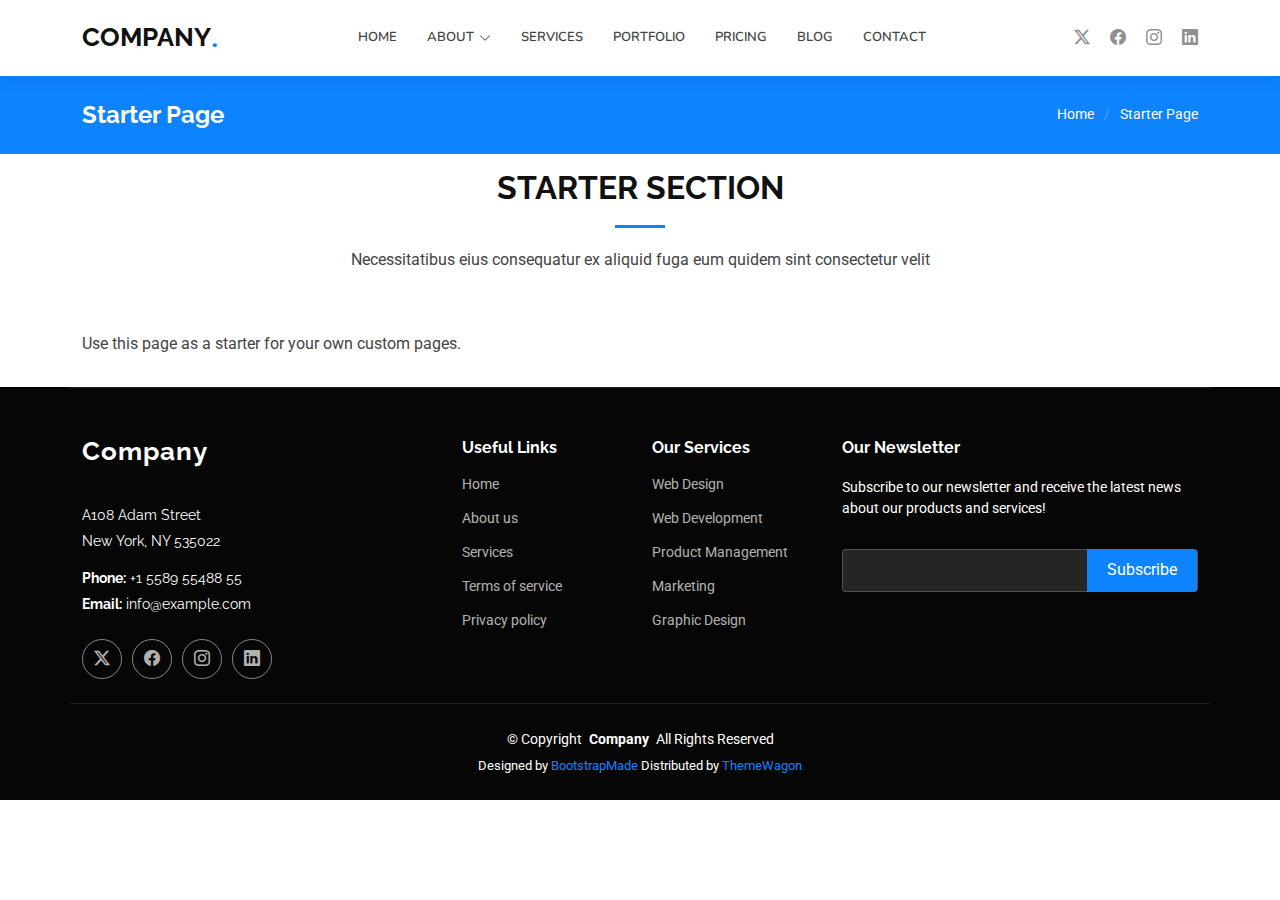
<file: starter-page.html>
<!DOCTYPE html>
<html lang="en">

<head>
  <meta charset="utf-8">
  <meta content="width=device-width, initial-scale=1.0" name="viewport">
  <title>Starter Page - Company Bootstrap Template</title>
  <meta name="description" content="">
  <meta name="keywords" content="">

  <!-- Favicons -->
  <link href="assets/img/favicon.png" rel="icon">
  <link href="assets/img/apple-touch-icon.png" rel="apple-touch-icon">

  <!-- Fonts -->
  <link href="https://fonts.googleapis.com" rel="preconnect">
  <link href="https://fonts.gstatic.com" rel="preconnect" crossorigin>
  <link href="https://fonts.googleapis.com/css2?family=Roboto:ital,wght@0,100;0,300;0,400;0,500;0,700;0,900;1,100;1,300;1,400;1,500;1,700;1,900&family=Raleway:ital,wght@0,100;0,200;0,300;0,400;0,500;0,600;0,700;0,800;0,900;1,100;1,200;1,300;1,400;1,500;1,600;1,700;1,800;1,900&family=Nunito:ital,wght@0,200;0,300;0,400;0,500;0,600;0,700;0,800;0,900;1,200;1,300;1,400;1,500;1,600;1,700;1,800;1,900&display=swap" rel="stylesheet">

  <!-- Vendor CSS Files -->
  <link href="assets/vendor/bootstrap/css/bootstrap.min.css" rel="stylesheet">
  <link href="assets/vendor/bootstrap-icons/bootstrap-icons.css" rel="stylesheet">
  <link href="assets/vendor/aos/aos.css" rel="stylesheet">
  <link href="assets/vendor/glightbox/css/glightbox.min.css" rel="stylesheet">
  <link href="assets/vendor/swiper/swiper-bundle.min.css" rel="stylesheet">

  <!-- Main CSS File -->
  <link href="assets/css/main.css" rel="stylesheet">

  <!-- =======================================================
  * Template Name: Company
  * Template URL: https://bootstrapmade.com/company-free-html-bootstrap-template/
  * Updated: Aug 07 2024 with Bootstrap v5.3.3
  * Author: BootstrapMade.com
  * License: https://bootstrapmade.com/license/
  ======================================================== -->
</head>

<body class="starter-page-page">

  <header id="header" class="header d-flex align-items-center sticky-top">
    <div class="container position-relative d-flex align-items-center">

      <a href="index.html" class="logo d-flex align-items-center me-auto">
        <!-- Uncomment the line below if you also wish to use an image logo -->
        <!-- <img src="assets/img/logo.png" alt=""> -->
        <h1 class="sitename">Company</h1><span>.</span>
      </a>

      <nav id="navmenu" class="navmenu">
        <ul>
          <li><a href="#hero">Home</a></li>
          <li class="dropdown"><a href="about.html"><span>About</span> <i class="bi bi-chevron-down toggle-dropdown"></i></a>
            <ul>
              <li><a href="team.html">Team</a></li>
              <li><a href="testimonials.html">Testimonials</a></li>
              <li class="dropdown"><a href="#"><span>Deep Dropdown</span> <i class="bi bi-chevron-down toggle-dropdown"></i></a>
                <ul>
                  <li><a href="#">Deep Dropdown 1</a></li>
                  <li><a href="#">Deep Dropdown 2</a></li>
                  <li><a href="#">Deep Dropdown 3</a></li>
                  <li><a href="#">Deep Dropdown 4</a></li>
                  <li><a href="#">Deep Dropdown 5</a></li>
                </ul>
              </li>
            </ul>
          </li>
          <li><a href="services.html">Services</a></li>
          <li><a href="portfolio.html">Portfolio</a></li>
          <li><a href="pricing.html">Pricing</a></li>
          <li><a href="blog.html">Blog</a></li>
          <li><a href="contact.html">Contact</a></li>
        </ul>
        <i class="mobile-nav-toggle d-xl-none bi bi-list"></i>
      </nav>

      <div class="header-social-links">
        <a href="#" class="twitter"><i class="bi bi-twitter-x"></i></a>
        <a href="#" class="facebook"><i class="bi bi-facebook"></i></a>
        <a href="#" class="instagram"><i class="bi bi-instagram"></i></a>
        <a href="#" class="linkedin"><i class="bi bi-linkedin"></i></a>
      </div>

    </div>
  </header>

  <main class="main">

    <!-- Page Title -->
    <div class="page-title accent-background">
      <div class="container d-lg-flex justify-content-between align-items-center">
        <h1 class="mb-2 mb-lg-0">Starter Page</h1>
        <nav class="breadcrumbs">
          <ol>
            <li><a href="index.html">Home</a></li>
            <li class="current">Starter Page</li>
          </ol>
        </nav>
      </div>
    </div><!-- End Page Title -->

    <!-- Starter Section Section -->
    <section id="starter-section" class="starter-section section">

      <!-- Section Title -->
      <div class="container section-title" data-aos="fade-up">
        <h2>Starter Section</h2>
        <p>Necessitatibus eius consequatur ex aliquid fuga eum quidem sint consectetur velit</p>
      </div><!-- End Section Title -->

      <div class="container" data-aos="fade-up">
        <p>Use this page as a starter for your own custom pages.</p>
      </div>

    </section><!-- /Starter Section Section -->

  </main>

  <footer id="footer" class="footer dark-background">

    <div class="container footer-top">
      <div class="row gy-4">
        <div class="col-lg-4 col-md-6 footer-about">
          <a href="index.html" class="logo d-flex align-items-center">
            <span class="sitename">Company</span>
          </a>
          <div class="footer-contact pt-3">
            <p>A108 Adam Street</p>
            <p>New York, NY 535022</p>
            <p class="mt-3"><strong>Phone:</strong> <span>+1 5589 55488 55</span></p>
            <p><strong>Email:</strong> <span>info@example.com</span></p>
          </div>
          <div class="social-links d-flex mt-4">
            <a href=""><i class="bi bi-twitter-x"></i></a>
            <a href=""><i class="bi bi-facebook"></i></a>
            <a href=""><i class="bi bi-instagram"></i></a>
            <a href=""><i class="bi bi-linkedin"></i></a>
          </div>
        </div>

        <div class="col-lg-2 col-md-3 footer-links">
          <h4>Useful Links</h4>
          <ul>
            <li><a href="#">Home</a></li>
            <li><a href="#">About us</a></li>
            <li><a href="#">Services</a></li>
            <li><a href="#">Terms of service</a></li>
            <li><a href="#">Privacy policy</a></li>
          </ul>
        </div>

        <div class="col-lg-2 col-md-3 footer-links">
          <h4>Our Services</h4>
          <ul>
            <li><a href="#">Web Design</a></li>
            <li><a href="#">Web Development</a></li>
            <li><a href="#">Product Management</a></li>
            <li><a href="#">Marketing</a></li>
            <li><a href="#">Graphic Design</a></li>
          </ul>
        </div>

        <div class="col-lg-4 col-md-12 footer-newsletter">
          <h4>Our Newsletter</h4>
          <p>Subscribe to our newsletter and receive the latest news about our products and services!</p>
          <form action="forms/newsletter.php" method="post" class="php-email-form">
            <div class="newsletter-form"><input type="email" name="email"><input type="submit" value="Subscribe"></div>
            <div class="loading">Loading</div>
            <div class="error-message"></div>
            <div class="sent-message">Your subscription request has been sent. Thank you!</div>
          </form>
        </div>

      </div>
    </div>

    <div class="container copyright text-center mt-4">
      <p>© <span>Copyright</span> <strong class="px-1 sitename">Company</strong> <span>All Rights Reserved</span></p>
      <div class="credits">
        <!-- All the links in the footer should remain intact. -->
        <!-- You can delete the links only if you've purchased the pro version. -->
        <!-- Licensing information: https://bootstrapmade.com/license/ -->
        <!-- Purchase the pro version with working PHP/AJAX contact form: [buy-url] -->
        Designed by <a href="https://bootstrapmade.com/">BootstrapMade</a> Distributed by <a href=“https://themewagon.com>ThemeWagon
      </div>
    </div>

  </footer>

  <!-- Scroll Top -->
  <a href="#" id="scroll-top" class="scroll-top d-flex align-items-center justify-content-center"><i class="bi bi-arrow-up-short"></i></a>

  <!-- Preloader -->
  <div id="preloader"></div>

  <!-- Vendor JS Files -->
  <script src="assets/vendor/bootstrap/js/bootstrap.bundle.min.js"></script>
  <script src="assets/vendor/php-email-form/validate.js"></script>
  <script src="assets/vendor/aos/aos.js"></script>
  <script src="assets/vendor/glightbox/js/glightbox.min.js"></script>
  <script src="assets/vendor/imagesloaded/imagesloaded.pkgd.min.js"></script>
  <script src="assets/vendor/isotope-layout/isotope.pkgd.min.js"></script>
  <script src="assets/vendor/waypoints/noframework.waypoints.js"></script>
  <script src="assets/vendor/swiper/swiper-bundle.min.js"></script>

  <!-- Main JS File -->
  <script src="assets/js/main.js"></script>

</body>

</html>
</file>
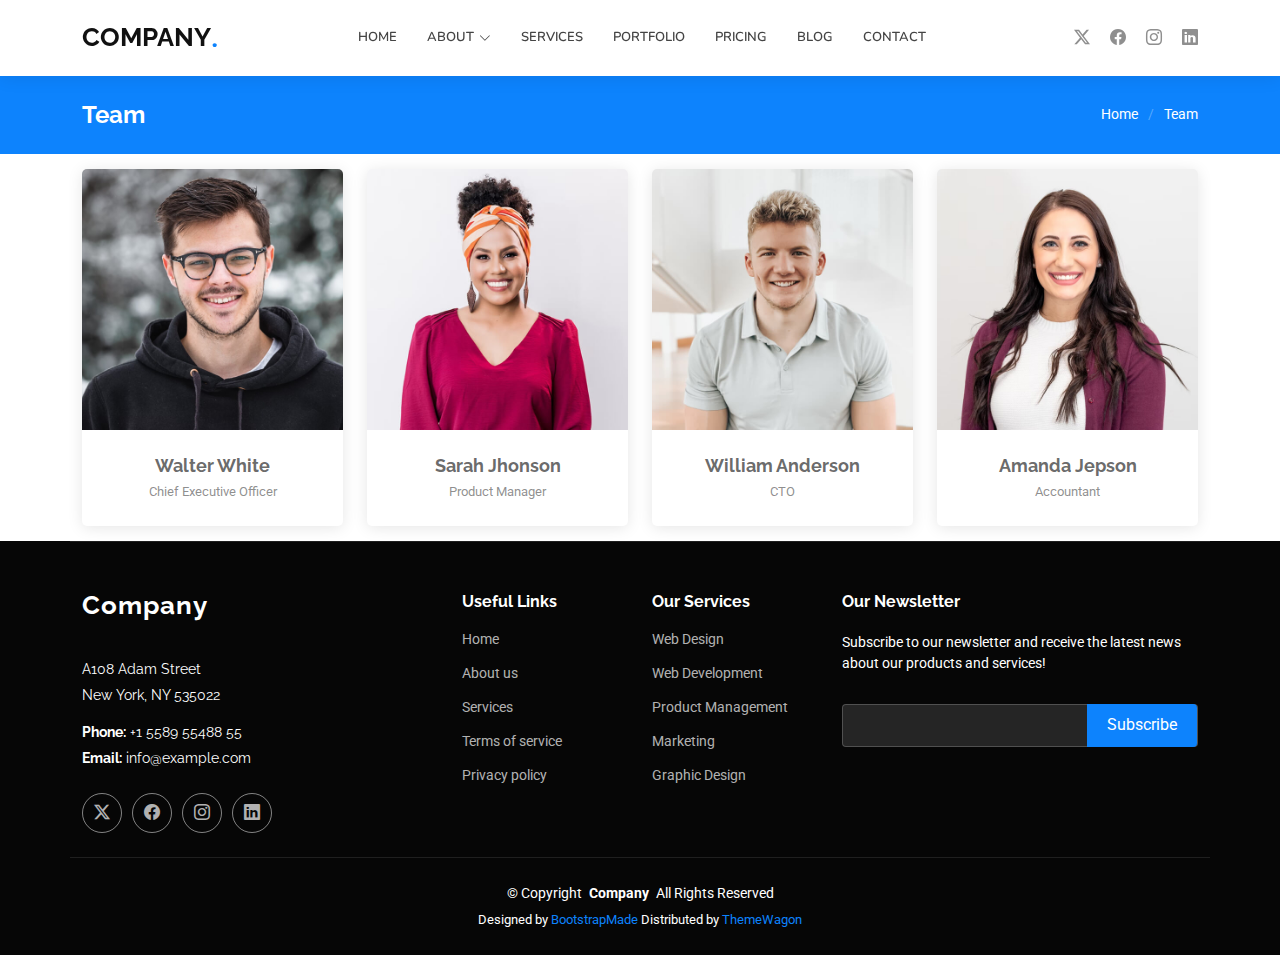
<file: team.html>
<!DOCTYPE html>
<html lang="en">

<head>
  <meta charset="utf-8">
  <meta content="width=device-width, initial-scale=1.0" name="viewport">
  <title>Team - Company Bootstrap Template</title>
  <meta name="description" content="">
  <meta name="keywords" content="">

  <!-- Favicons -->
  <link href="assets/img/favicon.png" rel="icon">
  <link href="assets/img/apple-touch-icon.png" rel="apple-touch-icon">

  <!-- Fonts -->
  <link href="https://fonts.googleapis.com" rel="preconnect">
  <link href="https://fonts.gstatic.com" rel="preconnect" crossorigin>
  <link href="https://fonts.googleapis.com/css2?family=Roboto:ital,wght@0,100;0,300;0,400;0,500;0,700;0,900;1,100;1,300;1,400;1,500;1,700;1,900&family=Raleway:ital,wght@0,100;0,200;0,300;0,400;0,500;0,600;0,700;0,800;0,900;1,100;1,200;1,300;1,400;1,500;1,600;1,700;1,800;1,900&family=Nunito:ital,wght@0,200;0,300;0,400;0,500;0,600;0,700;0,800;0,900;1,200;1,300;1,400;1,500;1,600;1,700;1,800;1,900&display=swap" rel="stylesheet">

  <!-- Vendor CSS Files -->
  <link href="assets/vendor/bootstrap/css/bootstrap.min.css" rel="stylesheet">
  <link href="assets/vendor/bootstrap-icons/bootstrap-icons.css" rel="stylesheet">
  <link href="assets/vendor/aos/aos.css" rel="stylesheet">
  <link href="assets/vendor/glightbox/css/glightbox.min.css" rel="stylesheet">
  <link href="assets/vendor/swiper/swiper-bundle.min.css" rel="stylesheet">

  <!-- Main CSS File -->
  <link href="assets/css/main.css" rel="stylesheet">

  <!-- =======================================================
  * Template Name: Company
  * Template URL: https://bootstrapmade.com/company-free-html-bootstrap-template/
  * Updated: Aug 07 2024 with Bootstrap v5.3.3
  * Author: BootstrapMade.com
  * License: https://bootstrapmade.com/license/
  ======================================================== -->
</head>

<body class="team-page">

  <header id="header" class="header d-flex align-items-center sticky-top">
    <div class="container position-relative d-flex align-items-center">

      <a href="index.html" class="logo d-flex align-items-center me-auto">
        <!-- Uncomment the line below if you also wish to use an image logo -->
        <!-- <img src="assets/img/logo.png" alt=""> -->
        <h1 class="sitename">Company</h1><span>.</span>
      </a>

      <nav id="navmenu" class="navmenu">
        <ul>
          <li><a href="#hero">Home</a></li>
          <li class="dropdown"><a href="about.html"><span>About</span> <i class="bi bi-chevron-down toggle-dropdown"></i></a>
            <ul>
              <li><a href="team.html" class="active">Team</a></li>
              <li><a href="testimonials.html">Testimonials</a></li>
              <li class="dropdown"><a href="#"><span>Deep Dropdown</span> <i class="bi bi-chevron-down toggle-dropdown"></i></a>
                <ul>
                  <li><a href="#">Deep Dropdown 1</a></li>
                  <li><a href="#">Deep Dropdown 2</a></li>
                  <li><a href="#">Deep Dropdown 3</a></li>
                  <li><a href="#">Deep Dropdown 4</a></li>
                  <li><a href="#">Deep Dropdown 5</a></li>
                </ul>
              </li>
            </ul>
          </li>
          <li><a href="services.html">Services</a></li>
          <li><a href="portfolio.html">Portfolio</a></li>
          <li><a href="pricing.html">Pricing</a></li>
          <li><a href="blog.html">Blog</a></li>
          <li><a href="contact.html">Contact</a></li>
        </ul>
        <i class="mobile-nav-toggle d-xl-none bi bi-list"></i>
      </nav>

      <div class="header-social-links">
        <a href="#" class="twitter"><i class="bi bi-twitter-x"></i></a>
        <a href="#" class="facebook"><i class="bi bi-facebook"></i></a>
        <a href="#" class="instagram"><i class="bi bi-instagram"></i></a>
        <a href="#" class="linkedin"><i class="bi bi-linkedin"></i></a>
      </div>

    </div>
  </header>

  <main class="main">

    <!-- Page Title -->
    <div class="page-title accent-background">
      <div class="container d-lg-flex justify-content-between align-items-center">
        <h1 class="mb-2 mb-lg-0">Team</h1>
        <nav class="breadcrumbs">
          <ol>
            <li><a href="index.html">Home</a></li>
            <li class="current">Team</li>
          </ol>
        </nav>
      </div>
    </div><!-- End Page Title -->

    <!-- Team Section -->
    <section id="team" class="team section">

      <div class="container">

        <div class="row gy-4">

          <div class="col-lg-3 col-md-6 d-flex align-items-stretch" data-aos="fade-up" data-aos-delay="100">
            <div class="team-member">
              <div class="member-img">
                <img src="assets/img/team/team-1.jpg" class="img-fluid" alt="">
                <div class="social">
                  <a href=""><i class="bi bi-twitter-x"></i></a>
                  <a href=""><i class="bi bi-facebook"></i></a>
                  <a href=""><i class="bi bi-instagram"></i></a>
                  <a href=""><i class="bi bi-linkedin"></i></a>
                </div>
              </div>
              <div class="member-info">
                <h4>Walter White</h4>
                <span>Chief Executive Officer</span>
              </div>
            </div>
          </div><!-- End Team Member -->

          <div class="col-lg-3 col-md-6 d-flex align-items-stretch" data-aos="fade-up" data-aos-delay="200">
            <div class="team-member">
              <div class="member-img">
                <img src="assets/img/team/team-2.jpg" class="img-fluid" alt="">
                <div class="social">
                  <a href=""><i class="bi bi-twitter-x"></i></a>
                  <a href=""><i class="bi bi-facebook"></i></a>
                  <a href=""><i class="bi bi-instagram"></i></a>
                  <a href=""><i class="bi bi-linkedin"></i></a>
                </div>
              </div>
              <div class="member-info">
                <h4>Sarah Jhonson</h4>
                <span>Product Manager</span>
              </div>
            </div>
          </div><!-- End Team Member -->

          <div class="col-lg-3 col-md-6 d-flex align-items-stretch" data-aos="fade-up" data-aos-delay="300">
            <div class="team-member">
              <div class="member-img">
                <img src="assets/img/team/team-3.jpg" class="img-fluid" alt="">
                <div class="social">
                  <a href=""><i class="bi bi-twitter-x"></i></a>
                  <a href=""><i class="bi bi-facebook"></i></a>
                  <a href=""><i class="bi bi-instagram"></i></a>
                  <a href=""><i class="bi bi-linkedin"></i></a>
                </div>
              </div>
              <div class="member-info">
                <h4>William Anderson</h4>
                <span>CTO</span>
              </div>
            </div>
          </div><!-- End Team Member -->

          <div class="col-lg-3 col-md-6 d-flex align-items-stretch" data-aos="fade-up" data-aos-delay="400">
            <div class="team-member">
              <div class="member-img">
                <img src="assets/img/team/team-4.jpg" class="img-fluid" alt="">
                <div class="social">
                  <a href=""><i class="bi bi-twitter-x"></i></a>
                  <a href=""><i class="bi bi-facebook"></i></a>
                  <a href=""><i class="bi bi-instagram"></i></a>
                  <a href=""><i class="bi bi-linkedin"></i></a>
                </div>
              </div>
              <div class="member-info">
                <h4>Amanda Jepson</h4>
                <span>Accountant</span>
              </div>
            </div>
          </div><!-- End Team Member -->

        </div>

      </div>

    </section><!-- /Team Section -->

  </main>

  <footer id="footer" class="footer dark-background">

    <div class="container footer-top">
      <div class="row gy-4">
        <div class="col-lg-4 col-md-6 footer-about">
          <a href="index.html" class="logo d-flex align-items-center">
            <span class="sitename">Company</span>
          </a>
          <div class="footer-contact pt-3">
            <p>A108 Adam Street</p>
            <p>New York, NY 535022</p>
            <p class="mt-3"><strong>Phone:</strong> <span>+1 5589 55488 55</span></p>
            <p><strong>Email:</strong> <span>info@example.com</span></p>
          </div>
          <div class="social-links d-flex mt-4">
            <a href=""><i class="bi bi-twitter-x"></i></a>
            <a href=""><i class="bi bi-facebook"></i></a>
            <a href=""><i class="bi bi-instagram"></i></a>
            <a href=""><i class="bi bi-linkedin"></i></a>
          </div>
        </div>

        <div class="col-lg-2 col-md-3 footer-links">
          <h4>Useful Links</h4>
          <ul>
            <li><a href="#">Home</a></li>
            <li><a href="#">About us</a></li>
            <li><a href="#">Services</a></li>
            <li><a href="#">Terms of service</a></li>
            <li><a href="#">Privacy policy</a></li>
          </ul>
        </div>

        <div class="col-lg-2 col-md-3 footer-links">
          <h4>Our Services</h4>
          <ul>
            <li><a href="#">Web Design</a></li>
            <li><a href="#">Web Development</a></li>
            <li><a href="#">Product Management</a></li>
            <li><a href="#">Marketing</a></li>
            <li><a href="#">Graphic Design</a></li>
          </ul>
        </div>

        <div class="col-lg-4 col-md-12 footer-newsletter">
          <h4>Our Newsletter</h4>
          <p>Subscribe to our newsletter and receive the latest news about our products and services!</p>
          <form action="forms/newsletter.php" method="post" class="php-email-form">
            <div class="newsletter-form"><input type="email" name="email"><input type="submit" value="Subscribe"></div>
            <div class="loading">Loading</div>
            <div class="error-message"></div>
            <div class="sent-message">Your subscription request has been sent. Thank you!</div>
          </form>
        </div>

      </div>
    </div>

    <div class="container copyright text-center mt-4">
      <p>© <span>Copyright</span> <strong class="px-1 sitename">Company</strong> <span>All Rights Reserved</span></p>
      <div class="credits">
        <!-- All the links in the footer should remain intact. -->
        <!-- You can delete the links only if you've purchased the pro version. -->
        <!-- Licensing information: https://bootstrapmade.com/license/ -->
        <!-- Purchase the pro version with working PHP/AJAX contact form: [buy-url] -->
        Designed by <a href="https://bootstrapmade.com/">BootstrapMade</a> Distributed by <a href=“https://themewagon.com>ThemeWagon
      </div>
    </div>

  </footer>

  <!-- Scroll Top -->
  <a href="#" id="scroll-top" class="scroll-top d-flex align-items-center justify-content-center"><i class="bi bi-arrow-up-short"></i></a>

  <!-- Preloader -->
  <div id="preloader"></div>

  <!-- Vendor JS Files -->
  <script src="assets/vendor/bootstrap/js/bootstrap.bundle.min.js"></script>
  <script src="assets/vendor/php-email-form/validate.js"></script>
  <script src="assets/vendor/aos/aos.js"></script>
  <script src="assets/vendor/glightbox/js/glightbox.min.js"></script>
  <script src="assets/vendor/imagesloaded/imagesloaded.pkgd.min.js"></script>
  <script src="assets/vendor/isotope-layout/isotope.pkgd.min.js"></script>
  <script src="assets/vendor/waypoints/noframework.waypoints.js"></script>
  <script src="assets/vendor/swiper/swiper-bundle.min.js"></script>

  <!-- Main JS File -->
  <script src="assets/js/main.js"></script>

</body>

</html>
</file>
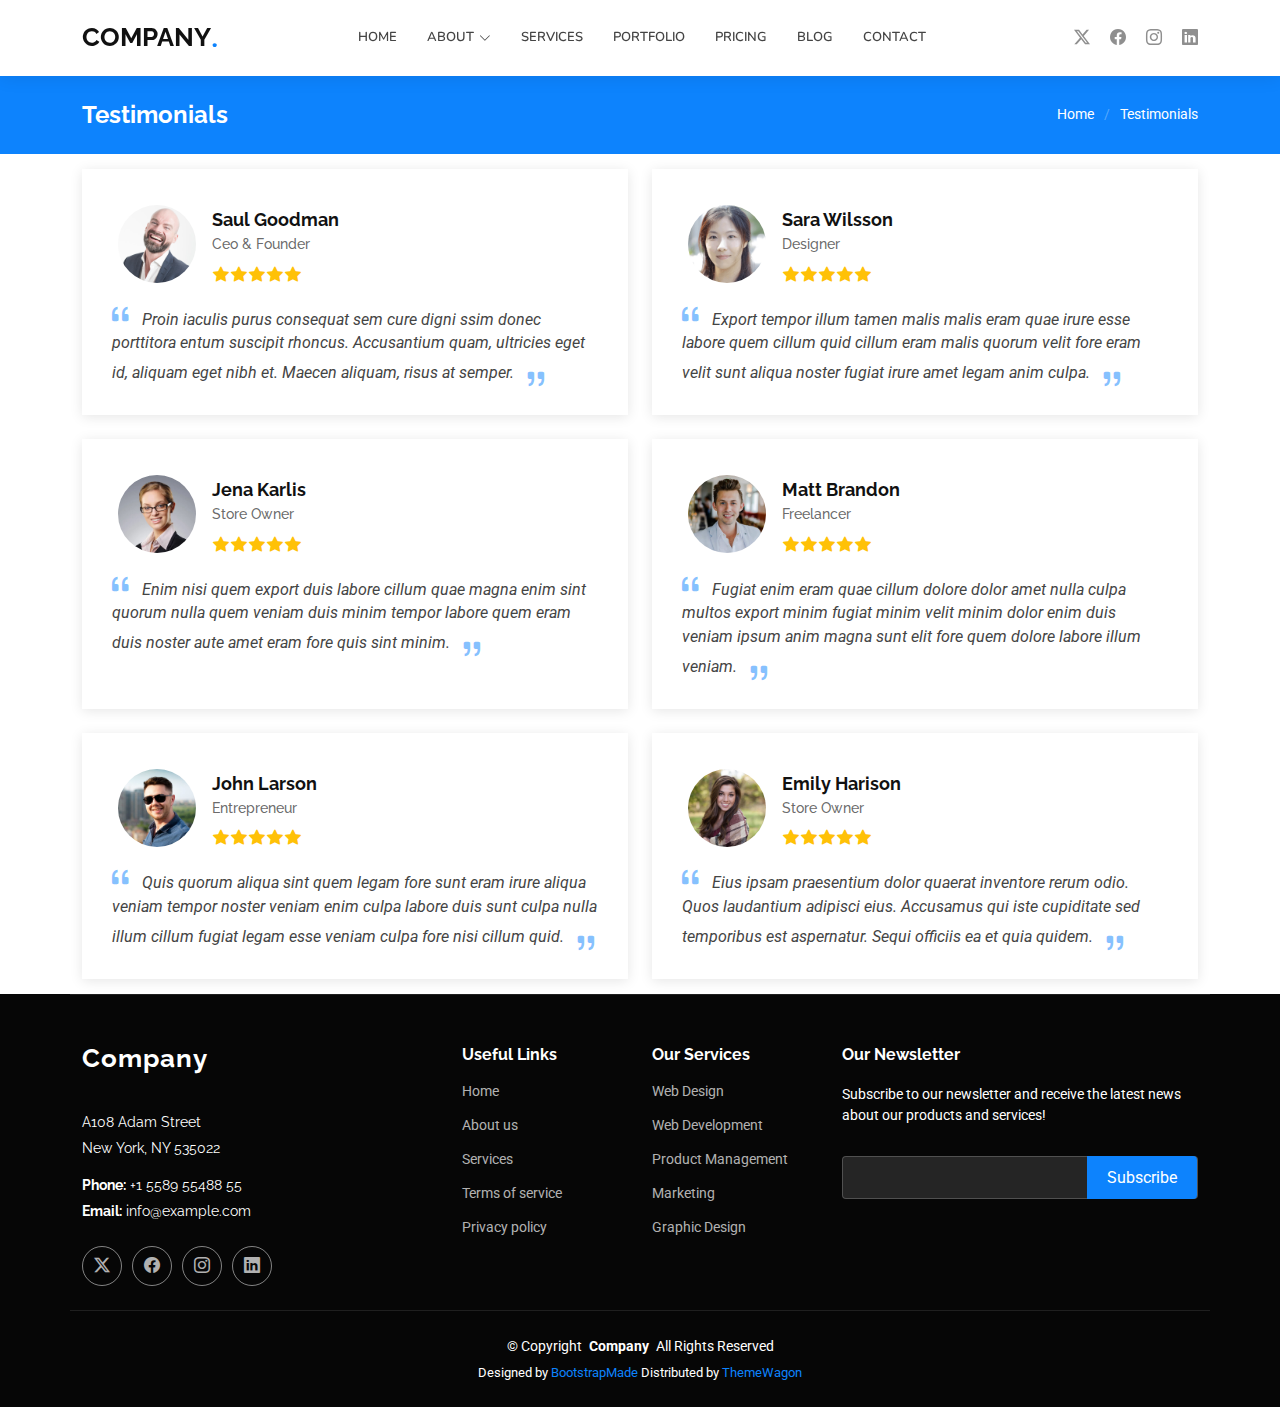
<file: testimonials.html>
<!DOCTYPE html>
<html lang="en">

<head>
  <meta charset="utf-8">
  <meta content="width=device-width, initial-scale=1.0" name="viewport">
  <title>Testimonials - Company Bootstrap Template</title>
  <meta name="description" content="">
  <meta name="keywords" content="">

  <!-- Favicons -->
  <link href="assets/img/favicon.png" rel="icon">
  <link href="assets/img/apple-touch-icon.png" rel="apple-touch-icon">

  <!-- Fonts -->
  <link href="https://fonts.googleapis.com" rel="preconnect">
  <link href="https://fonts.gstatic.com" rel="preconnect" crossorigin>
  <link href="https://fonts.googleapis.com/css2?family=Roboto:ital,wght@0,100;0,300;0,400;0,500;0,700;0,900;1,100;1,300;1,400;1,500;1,700;1,900&family=Raleway:ital,wght@0,100;0,200;0,300;0,400;0,500;0,600;0,700;0,800;0,900;1,100;1,200;1,300;1,400;1,500;1,600;1,700;1,800;1,900&family=Nunito:ital,wght@0,200;0,300;0,400;0,500;0,600;0,700;0,800;0,900;1,200;1,300;1,400;1,500;1,600;1,700;1,800;1,900&display=swap" rel="stylesheet">

  <!-- Vendor CSS Files -->
  <link href="assets/vendor/bootstrap/css/bootstrap.min.css" rel="stylesheet">
  <link href="assets/vendor/bootstrap-icons/bootstrap-icons.css" rel="stylesheet">
  <link href="assets/vendor/aos/aos.css" rel="stylesheet">
  <link href="assets/vendor/glightbox/css/glightbox.min.css" rel="stylesheet">
  <link href="assets/vendor/swiper/swiper-bundle.min.css" rel="stylesheet">

  <!-- Main CSS File -->
  <link href="assets/css/main.css" rel="stylesheet">

  <!-- =======================================================
  * Template Name: Company
  * Template URL: https://bootstrapmade.com/company-free-html-bootstrap-template/
  * Updated: Aug 07 2024 with Bootstrap v5.3.3
  * Author: BootstrapMade.com
  * License: https://bootstrapmade.com/license/
  ======================================================== -->
</head>

<body class="testimonials-page">

  <header id="header" class="header d-flex align-items-center sticky-top">
    <div class="container position-relative d-flex align-items-center">

      <a href="index.html" class="logo d-flex align-items-center me-auto">
        <!-- Uncomment the line below if you also wish to use an image logo -->
        <!-- <img src="assets/img/logo.png" alt=""> -->
        <h1 class="sitename">Company</h1><span>.</span>
      </a>

      <nav id="navmenu" class="navmenu">
        <ul>
          <li><a href="#hero">Home</a></li>
          <li class="dropdown"><a href="about.html"><span>About</span> <i class="bi bi-chevron-down toggle-dropdown"></i></a>
            <ul>
              <li><a href="team.html">Team</a></li>
              <li><a href="testimonials.html" class="active">Testimonials</a></li>
              <li class="dropdown"><a href="#"><span>Deep Dropdown</span> <i class="bi bi-chevron-down toggle-dropdown"></i></a>
                <ul>
                  <li><a href="#">Deep Dropdown 1</a></li>
                  <li><a href="#">Deep Dropdown 2</a></li>
                  <li><a href="#">Deep Dropdown 3</a></li>
                  <li><a href="#">Deep Dropdown 4</a></li>
                  <li><a href="#">Deep Dropdown 5</a></li>
                </ul>
              </li>
            </ul>
          </li>
          <li><a href="services.html">Services</a></li>
          <li><a href="portfolio.html">Portfolio</a></li>
          <li><a href="pricing.html">Pricing</a></li>
          <li><a href="blog.html">Blog</a></li>
          <li><a href="contact.html">Contact</a></li>
        </ul>
        <i class="mobile-nav-toggle d-xl-none bi bi-list"></i>
      </nav>

      <div class="header-social-links">
        <a href="#" class="twitter"><i class="bi bi-twitter-x"></i></a>
        <a href="#" class="facebook"><i class="bi bi-facebook"></i></a>
        <a href="#" class="instagram"><i class="bi bi-instagram"></i></a>
        <a href="#" class="linkedin"><i class="bi bi-linkedin"></i></a>
      </div>

    </div>
  </header>

  <main class="main">

    <!-- Page Title -->
    <div class="page-title accent-background">
      <div class="container d-lg-flex justify-content-between align-items-center">
        <h1 class="mb-2 mb-lg-0">Testimonials</h1>
        <nav class="breadcrumbs">
          <ol>
            <li><a href="index.html">Home</a></li>
            <li class="current">Testimonials</li>
          </ol>
        </nav>
      </div>
    </div><!-- End Page Title -->

    <!-- Testimonials Section -->
    <section id="testimonials" class="testimonials section">

      <div class="container">

        <div class="row gy-4">

          <div class="col-lg-6" data-aos="fade-up" data-aos-delay="100">
            <div class="testimonial-item">
              <img src="assets/img/testimonials/testimonials-1.jpg" class="testimonial-img" alt="">
              <h3>Saul Goodman</h3>
              <h4>Ceo &amp; Founder</h4>
              <div class="stars">
                <i class="bi bi-star-fill"></i><i class="bi bi-star-fill"></i><i class="bi bi-star-fill"></i><i class="bi bi-star-fill"></i><i class="bi bi-star-fill"></i>
              </div>
              <p>
                <i class="bi bi-quote quote-icon-left"></i>
                <span>Proin iaculis purus consequat sem cure digni ssim donec porttitora entum suscipit rhoncus. Accusantium quam, ultricies eget id, aliquam eget nibh et. Maecen aliquam, risus at semper.</span>
                <i class="bi bi-quote quote-icon-right"></i>
              </p>
            </div>
          </div><!-- End testimonial item -->

          <div class="col-lg-6" data-aos="fade-up" data-aos-delay="200">
            <div class="testimonial-item">
              <img src="assets/img/testimonials/testimonials-2.jpg" class="testimonial-img" alt="">
              <h3>Sara Wilsson</h3>
              <h4>Designer</h4>
              <div class="stars">
                <i class="bi bi-star-fill"></i><i class="bi bi-star-fill"></i><i class="bi bi-star-fill"></i><i class="bi bi-star-fill"></i><i class="bi bi-star-fill"></i>
              </div>
              <p>
                <i class="bi bi-quote quote-icon-left"></i>
                <span>Export tempor illum tamen malis malis eram quae irure esse labore quem cillum quid cillum eram malis quorum velit fore eram velit sunt aliqua noster fugiat irure amet legam anim culpa.</span>
                <i class="bi bi-quote quote-icon-right"></i>
              </p>
            </div>
          </div><!-- End testimonial item -->

          <div class="col-lg-6" data-aos="fade-up" data-aos-delay="300">
            <div class="testimonial-item">
              <img src="assets/img/testimonials/testimonials-3.jpg" class="testimonial-img" alt="">
              <h3>Jena Karlis</h3>
              <h4>Store Owner</h4>
              <div class="stars">
                <i class="bi bi-star-fill"></i><i class="bi bi-star-fill"></i><i class="bi bi-star-fill"></i><i class="bi bi-star-fill"></i><i class="bi bi-star-fill"></i>
              </div>
              <p>
                <i class="bi bi-quote quote-icon-left"></i>
                <span>Enim nisi quem export duis labore cillum quae magna enim sint quorum nulla quem veniam duis minim tempor labore quem eram duis noster aute amet eram fore quis sint minim.</span>
                <i class="bi bi-quote quote-icon-right"></i>
              </p>
            </div>
          </div><!-- End testimonial item -->

          <div class="col-lg-6" data-aos="fade-up" data-aos-delay="400">
            <div class="testimonial-item">
              <img src="assets/img/testimonials/testimonials-4.jpg" class="testimonial-img" alt="">
              <h3>Matt Brandon</h3>
              <h4>Freelancer</h4>
              <div class="stars">
                <i class="bi bi-star-fill"></i><i class="bi bi-star-fill"></i><i class="bi bi-star-fill"></i><i class="bi bi-star-fill"></i><i class="bi bi-star-fill"></i>
              </div>
              <p>
                <i class="bi bi-quote quote-icon-left"></i>
                <span>Fugiat enim eram quae cillum dolore dolor amet nulla culpa multos export minim fugiat minim velit minim dolor enim duis veniam ipsum anim magna sunt elit fore quem dolore labore illum veniam.</span>
                <i class="bi bi-quote quote-icon-right"></i>
              </p>
            </div>
          </div><!-- End testimonial item -->

          <div class="col-lg-6" data-aos="fade-up" data-aos-delay="500">
            <div class="testimonial-item">
              <img src="assets/img/testimonials/testimonials-5.jpg" class="testimonial-img" alt="">
              <h3>John Larson</h3>
              <h4>Entrepreneur</h4>
              <div class="stars">
                <i class="bi bi-star-fill"></i><i class="bi bi-star-fill"></i><i class="bi bi-star-fill"></i><i class="bi bi-star-fill"></i><i class="bi bi-star-fill"></i>
              </div>
              <p>
                <i class="bi bi-quote quote-icon-left"></i>
                <span>Quis quorum aliqua sint quem legam fore sunt eram irure aliqua veniam tempor noster veniam enim culpa labore duis sunt culpa nulla illum cillum fugiat legam esse veniam culpa fore nisi cillum quid.</span>
                <i class="bi bi-quote quote-icon-right"></i>
              </p>
            </div>
          </div><!-- End testimonial item -->

          <div class="col-lg-6" data-aos="fade-up" data-aos-delay="600">
            <div class="testimonial-item">
              <img src="assets/img/testimonials/testimonials-6.jpg" class="testimonial-img" alt="">
              <h3>Emily Harison</h3>
              <h4>Store Owner</h4>
              <div class="stars">
                <i class="bi bi-star-fill"></i><i class="bi bi-star-fill"></i><i class="bi bi-star-fill"></i><i class="bi bi-star-fill"></i><i class="bi bi-star-fill"></i>
              </div>
              <p>
                <i class="bi bi-quote quote-icon-left"></i>
                <span>Eius ipsam praesentium dolor quaerat inventore rerum odio. Quos laudantium adipisci eius. Accusamus qui iste cupiditate sed temporibus est aspernatur. Sequi officiis ea et quia quidem.</span>
                <i class="bi bi-quote quote-icon-right"></i>
              </p>
            </div>
          </div><!-- End testimonial item -->

        </div>

      </div>

    </section><!-- /Testimonials Section -->

  </main>

  <footer id="footer" class="footer dark-background">

    <div class="container footer-top">
      <div class="row gy-4">
        <div class="col-lg-4 col-md-6 footer-about">
          <a href="index.html" class="logo d-flex align-items-center">
            <span class="sitename">Company</span>
          </a>
          <div class="footer-contact pt-3">
            <p>A108 Adam Street</p>
            <p>New York, NY 535022</p>
            <p class="mt-3"><strong>Phone:</strong> <span>+1 5589 55488 55</span></p>
            <p><strong>Email:</strong> <span>info@example.com</span></p>
          </div>
          <div class="social-links d-flex mt-4">
            <a href=""><i class="bi bi-twitter-x"></i></a>
            <a href=""><i class="bi bi-facebook"></i></a>
            <a href=""><i class="bi bi-instagram"></i></a>
            <a href=""><i class="bi bi-linkedin"></i></a>
          </div>
        </div>

        <div class="col-lg-2 col-md-3 footer-links">
          <h4>Useful Links</h4>
          <ul>
            <li><a href="#">Home</a></li>
            <li><a href="#">About us</a></li>
            <li><a href="#">Services</a></li>
            <li><a href="#">Terms of service</a></li>
            <li><a href="#">Privacy policy</a></li>
          </ul>
        </div>

        <div class="col-lg-2 col-md-3 footer-links">
          <h4>Our Services</h4>
          <ul>
            <li><a href="#">Web Design</a></li>
            <li><a href="#">Web Development</a></li>
            <li><a href="#">Product Management</a></li>
            <li><a href="#">Marketing</a></li>
            <li><a href="#">Graphic Design</a></li>
          </ul>
        </div>

        <div class="col-lg-4 col-md-12 footer-newsletter">
          <h4>Our Newsletter</h4>
          <p>Subscribe to our newsletter and receive the latest news about our products and services!</p>
          <form action="forms/newsletter.php" method="post" class="php-email-form">
            <div class="newsletter-form"><input type="email" name="email"><input type="submit" value="Subscribe"></div>
            <div class="loading">Loading</div>
            <div class="error-message"></div>
            <div class="sent-message">Your subscription request has been sent. Thank you!</div>
          </form>
        </div>

      </div>
    </div>

    <div class="container copyright text-center mt-4">
      <p>© <span>Copyright</span> <strong class="px-1 sitename">Company</strong> <span>All Rights Reserved</span></p>
      <div class="credits">
        <!-- All the links in the footer should remain intact. -->
        <!-- You can delete the links only if you've purchased the pro version. -->
        <!-- Licensing information: https://bootstrapmade.com/license/ -->
        <!-- Purchase the pro version with working PHP/AJAX contact form: [buy-url] -->
        Designed by <a href="https://bootstrapmade.com/">BootstrapMade</a> Distributed by <a href=“https://themewagon.com>ThemeWagon
      </div>
    </div>

  </footer>

  <!-- Scroll Top -->
  <a href="#" id="scroll-top" class="scroll-top d-flex align-items-center justify-content-center"><i class="bi bi-arrow-up-short"></i></a>

  <!-- Preloader -->
  <div id="preloader"></div>

  <!-- Vendor JS Files -->
  <script src="assets/vendor/bootstrap/js/bootstrap.bundle.min.js"></script>
  <script src="assets/vendor/php-email-form/validate.js"></script>
  <script src="assets/vendor/aos/aos.js"></script>
  <script src="assets/vendor/glightbox/js/glightbox.min.js"></script>
  <script src="assets/vendor/imagesloaded/imagesloaded.pkgd.min.js"></script>
  <script src="assets/vendor/isotope-layout/isotope.pkgd.min.js"></script>
  <script src="assets/vendor/waypoints/noframework.waypoints.js"></script>
  <script src="assets/vendor/swiper/swiper-bundle.min.js"></script>

  <!-- Main JS File -->
  <script src="assets/js/main.js"></script>

</body>

</html>
</file>
<file: assets/css/main.css>
/**
* Template Name: Company
* Template URL: https://bootstrapmade.com/company-free-html-bootstrap-template/
* Updated: Aug 07 2024 with Bootstrap v5.3.3
* Author: BootstrapMade.com
* License: https://bootstrapmade.com/license/
*/

/*--------------------------------------------------------------
# Font & Color Variables
# Help: https://bootstrapmade.com/color-system/
--------------------------------------------------------------*/
/* Fonts */
:root {
  --default-font: "Roboto", system-ui, -apple-system, "Segoe UI", Roboto,
    "Helvetica Neue", Arial, "Noto Sans", "Liberation Sans", sans-serif,
    "Apple Color Emoji", "Segoe UI Emoji", "Segoe UI Symbol", "Noto Color Emoji";
  --heading-font: "Raleway", sans-serif;
  --nav-font: "Nunito", sans-serif;
}

/* Global Colors - The following color variables are used throughout the website. Updating them here will change the color scheme of the entire website */
:root {
  --background-color: #ffffff; /* Background color for the entire website, including individual sections */
  --default-color: #444444; /* Default color used for the majority of the text content across the entire website */
  --heading-color: #111111; /* Color for headings, subheadings and title throughout the website */
  --accent-color: #0d83fd; /* Accent color that represents your brand on the website. It's used for buttons, links, and other elements that need to stand out */
  --surface-color: #ffffff; /* The surface color is used as a background of boxed elements within sections, such as cards, icon boxes, or other elements that require a visual separation from the global background. */
  --contrast-color: #ffffff; /* Contrast color for text, ensuring readability against backgrounds of accent, heading, or default colors. */
}

/* Nav Menu Colors - The following color variables are used specifically for the navigation menu. They are separate from the global colors to allow for more customization options */
:root {
  --nav-color: #444444; /* The default color of the main navmenu links */
  --nav-hover-color: #0d83fd; /* Applied to main navmenu links when they are hovered over or active */
  --nav-mobile-background-color: #ffffff; /* Used as the background color for mobile navigation menu */
  --nav-dropdown-background-color: #ffffff; /* Used as the background color for dropdown items that appear when hovering over primary navigation items */
  --nav-dropdown-color: #444444; /* Used for navigation links of the dropdown items in the navigation menu. */
  --nav-dropdown-hover-color: #0d83fd; /* Similar to --nav-hover-color, this color is applied to dropdown navigation links when they are hovered over. */
}

/* Color Presets - These classes override global colors when applied to any section or element, providing reuse of the sam color scheme. */

.light-background {
  --background-color: #f7f7f7;
  --surface-color: #ffffff;
}

.dark-background {
  --background-color: #060606;
  --default-color: #ffffff;
  --heading-color: #ffffff;
  --surface-color: #252525;
  --contrast-color: #ffffff;
}

.accent-background {
  --background-color: #0d83fd;
  --default-color: #ffffff;
  --heading-color: #ffffff;
  --accent-color: #ffffff;
  --surface-color: #0d83fd;
  --contrast-color: #ffffff;
}

/* Smooth scroll */
:root {
  scroll-behavior: smooth;
}

/*--------------------------------------------------------------
# General Styling & Shared Classes
--------------------------------------------------------------*/
body {
  color: var(--default-color);
  background-color: var(--background-color);
  font-family: var(--default-font);
}

a {
  color: var(--accent-color);
  text-decoration: none;
  transition: 0.3s;
}

a:hover {
  color: color-mix(in srgb, var(--accent-color), transparent 25%);
  text-decoration: none;
}

h1,
h2,
h3,
h4,
h5,
h6 {
  color: var(--heading-color);
  font-family: var(--heading-font);
}

/* PHP Email Form Messages
------------------------------*/
.php-email-form .error-message {
  display: none;
  background: #df1529;
  color: #ffffff;
  text-align: left;
  padding: 15px;
  margin-bottom: 24px;
  font-weight: 600;
}

.php-email-form .sent-message {
  display: none;
  color: #ffffff;
  background: #0d83fd;
  text-align: center;
  padding: 15px;
  margin-bottom: 24px;
  font-weight: 600;
}

.php-email-form .loading {
  display: none;
  background: var(--surface-color);
  text-align: center;
  padding: 15px;
  margin-bottom: 24px;
}

.php-email-form .loading:before {
  content: "";
  display: inline-block;
  border-radius: 50%;
  width: 24px;
  height: 24px;
  margin: 0 10px -6px 0;
  border: 3px solid var(--accent-color);
  border-top-color: var(--surface-color);
  animation: php-email-form-loading 1s linear infinite;
}

@keyframes php-email-form-loading {
  0% {
    transform: rotate(0deg);
  }

  100% {
    transform: rotate(360deg);
  }
}

/*--------------------------------------------------------------
# Global Header
--------------------------------------------------------------*/
.header {
  color: var(--default-color);
  background-color: var(--background-color);
  padding: 10px 0;
  transition: all 0.5s;
  z-index: 997;
  box-shadow: 0px 0 18px rgba(0, 0, 0, 0.1);
}

.header .logo {
  line-height: 1;
}

.header .logo img {
  max-height: 40px;
  margin-right: 270px;
}

/* Header logo container */
.logo {
  display: flex;
  align-items: left; /* Vertically centers logo and text */
  justify-content: flex-start; /* Aligns logo to the left */
  text-decoration: none; /* Remove underline from link */
}

/* Logo image */
.logo img {
  height: 300px; /* Adjust the height to increase/decrease size */
  width: auto; /* Maintain aspect ratio */
  margin-right: 20px; /* Space between logo and company name */
}

/* Optional: company name next to logo */
.logo h1 {
  margin: 5;
  font-size: 5rem; /* Adjust font size */
  color: #000; /* Change color as needed */
}

.header .logo h1 {
  font-size: 26px;
  margin: 0;
  font-weight: 700;
  text-transform: uppercase;
  color: var(--heading-color);
}

.header .logo span {
  color: var(--accent-color);
  font-size: 26px;
  font-weight: 700;
}

.header .header-social-links {
  padding: 0 0 0 15px;
}

.header .header-social-links a {
  color: color-mix(in srgb, var(--default-color), transparent 40%);
  padding-left: 10px;
  display: inline-block;
  transition: 0.3s;
  font-size: 16px;
}

.header .header-social-links a:hover {
  color: var(--accent-color);
}

.header .header-social-links a i {
  line-height: 0px;
}

@media (max-width: 1200px) {
  .header .logo {
    order: 1;
  }

  .header .logo h1 {
    font-size: 24px;
  }

  .header .header-social-links {
    order: 2;
    padding: 0 15px 0 0;
  }

  .header .navmenu {
    order: 3;
  }
}

/*--------------------------------------------------------------
# Navigation Menu
--------------------------------------------------------------*/
/* Navmenu - Desktop */
@media (min-width: 1200px) {
  .navmenu {
    padding: 0;
  }

  .navmenu ul {
    margin: 0;
    padding: 0;
    display: flex;
    list-style: none;
    align-items: center;
  }

  .navmenu li {
    position: relative;
  }

  .navmenu a,
  .navmenu a:focus {
    color: var(--nav-color);
    padding: 18px 15px;
    font-size: 13px;
    font-family: var(--nav-font);
    text-transform: uppercase;
    font-weight: 600;
    display: flex;
    align-items: center;
    justify-content: space-between;
    white-space: nowrap;
    transition: 0.3s;
  }

  .navmenu a i,
  .navmenu a:focus i {
    font-size: 12px;
    line-height: 0;
    margin-left: 5px;
    transition: 0.3s;
  }

  .navmenu li:last-child a {
    padding-right: 0;
  }

  .navmenu li:hover > a,
  .navmenu .active,
  .navmenu .active:focus {
    color: var(--nav-hover-color);
  }

  .navmenu .dropdown ul {
    margin: 0;
    padding: 10px 0;
    background: var(--nav-dropdown-background-color);
    display: block;
    position: absolute;
    visibility: hidden;
    left: 14px;
    top: 130%;
    opacity: 0;
    transition: 0.3s;
    border-radius: 4px;
    z-index: 99;
    box-shadow: 0px 0px 30px rgba(0, 0, 0, 0.1);
  }

  .navmenu .dropdown ul li {
    min-width: 200px;
  }

  .navmenu .dropdown ul a {
    padding: 10px 20px;
    font-size: 15px;
    text-transform: none;
    color: var(--nav-dropdown-color);
  }

  .navmenu .dropdown ul a i {
    font-size: 12px;
  }

  .navmenu .dropdown ul a:hover,
  .navmenu .dropdown ul .active:hover,
  .navmenu .dropdown ul li:hover > a {
    color: var(--nav-dropdown-hover-color);
  }

  .navmenu .dropdown:hover > ul {
    opacity: 1;
    top: 100%;
    visibility: visible;
  }

  .navmenu .dropdown .dropdown ul {
    top: 0;
    left: -90%;
    visibility: hidden;
  }

  .navmenu .dropdown .dropdown:hover > ul {
    opacity: 1;
    top: 0;
    left: -100%;
    visibility: visible;
  }
}

/* Navmenu - Mobile */
@media (max-width: 1199px) {
  .mobile-nav-toggle {
    color: var(--nav-color);
    font-size: 28px;
    line-height: 0;
    margin-right: 10px;
    cursor: pointer;
    transition: color 0.3s;
  }

  .navmenu {
    padding: 0;
    z-index: 9997;
  }

  .navmenu ul {
    display: none;
    list-style: none;
    position: absolute;
    inset: 60px 20px 20px 20px;
    padding: 10px 0;
    margin: 0;
    border-radius: 6px;
    background-color: var(--nav-mobile-background-color);
    overflow-y: auto;
    transition: 0.3s;
    z-index: 9998;
    box-shadow: 0px 0px 30px rgba(0, 0, 0, 0.1);
  }

  .navmenu a,
  .navmenu a:focus {
    color: var(--nav-dropdown-color);
    padding: 10px 20px;
    font-family: var(--nav-font);
    font-size: 17px;
    font-weight: 500;
    display: flex;
    align-items: center;
    justify-content: space-between;
    white-space: nowrap;
    transition: 0.3s;
  }

  .navmenu a i,
  .navmenu a:focus i {
    font-size: 12px;
    line-height: 0;
    margin-left: 5px;
    width: 30px;
    height: 30px;
    display: flex;
    align-items: center;
    justify-content: center;
    border-radius: 50%;
    transition: 0.3s;
    background-color: color-mix(in srgb, var(--accent-color), transparent 90%);
  }

  .navmenu a i:hover,
  .navmenu a:focus i:hover {
    background-color: var(--accent-color);
    color: var(--contrast-color);
  }

  .navmenu a:hover,
  .navmenu .active,
  .navmenu .active:focus {
    color: var(--nav-dropdown-hover-color);
  }

  .navmenu .active i,
  .navmenu .active:focus i {
    background-color: var(--accent-color);
    color: var(--contrast-color);
    transform: rotate(180deg);
  }

  .navmenu .dropdown ul {
    position: static;
    display: none;
    z-index: 99;
    padding: 10px 0;
    margin: 10px 20px;
    background-color: var(--nav-dropdown-background-color);
    border: 1px solid color-mix(in srgb, var(--default-color), transparent 90%);
    box-shadow: none;
    transition: all 0.5s ease-in-out;
  }

  .navmenu .dropdown ul ul {
    background-color: rgba(33, 37, 41, 0.1);
  }

  .navmenu .dropdown > .dropdown-active {
    display: block;
    background-color: rgba(33, 37, 41, 0.03);
  }

  .mobile-nav-active {
    overflow: hidden;
  }

  .mobile-nav-active .mobile-nav-toggle {
    color: #fff;
    position: absolute;
    font-size: 32px;
    top: 15px;
    right: 15px;
    margin-right: 0;
    z-index: 9999;
  }

  .mobile-nav-active .navmenu {
    position: fixed;
    overflow: hidden;
    inset: 0;
    background: rgba(33, 37, 41, 0.8);
    transition: 0.3s;
  }

  .mobile-nav-active .navmenu > ul {
    display: block;
  }
}

/*--------------------------------------------------------------
# Global Footer
--------------------------------------------------------------*/
.footer {
  color: var(--default-color);
  background-color: var(--background-color);
  font-size: 14px;
  position: relative;
}

.footer .footer-top {
  padding-top: 50px;
  border-top: 1px solid
    color-mix(in srgb, var(--default-color), transparent 90%);
}

.footer .footer-about .logo {
  line-height: 1;
  margin-bottom: 25px;
}

.footer .footer-about .logo img {
  max-height: 40px;
  margin-right: 6px;
}

.footer .footer-about .logo span {
  font-size: 26px;
  font-weight: 700;
  letter-spacing: 1px;
  font-family: var(--heading-font);
  color: var(--heading-color);
}

.footer .footer-about p {
  font-size: 14px;
  font-family: var(--heading-font);
}

.footer .social-links a {
  display: flex;
  align-items: center;
  justify-content: center;
  width: 40px;
  height: 40px;
  border-radius: 50%;
  border: 1px solid color-mix(in srgb, var(--default-color), transparent 50%);
  font-size: 16px;
  color: color-mix(in srgb, var(--default-color), transparent 30%);
  margin-right: 10px;
  transition: 0.3s;
}

.footer .social-links a:hover {
  color: var(--accent-color);
  border-color: var(--accent-color);
}

.footer h4 {
  font-size: 16px;
  font-weight: bold;
  position: relative;
  padding-bottom: 12px;
}

.footer .footer-links {
  margin-bottom: 30px;
}

.footer .footer-links ul {
  list-style: none;
  padding: 0;
  margin: 0;
}

.footer .footer-links ul i {
  padding-right: 2px;
  font-size: 12px;
  line-height: 0;
}

.footer .footer-links ul li {
  padding: 10px 0;
  display: flex;
  align-items: center;
}

.footer .footer-links ul li:first-child {
  padding-top: 0;
}

.footer .footer-links ul a {
  color: color-mix(in srgb, var(--default-color), transparent 30%);
  display: inline-block;
  line-height: 1;
}

.footer .footer-links ul a:hover {
  color: var(--accent-color);
}

.footer .footer-contact p {
  margin-bottom: 5px;
}

.footer .footer-newsletter .newsletter-form {
  margin-top: 30px;
  margin-bottom: 15px;
  padding: 6px 8px;
  position: relative;
  border-radius: 4px;
  border: 1px solid color-mix(in srgb, var(--default-color), transparent 80%);
  display: flex;
  background-color: var(--surface-color);
  transition: 0.3s;
}

.footer .footer-newsletter .newsletter-form:focus-within {
  border-color: var(--accent-color);
}

.footer .footer-newsletter .newsletter-form input[type="email"] {
  border: 0;
  padding: 4px;
  width: 100%;
  background-color: var(--surface-color);
  color: var(--default-color);
}

.footer .footer-newsletter .newsletter-form input[type="email"]:focus-visible {
  outline: none;
}

.footer .footer-newsletter .newsletter-form input[type="submit"] {
  border: 0;
  font-size: 16px;
  padding: 0 20px;
  margin: -7px -8px -7px 0;
  background: var(--accent-color);
  color: var(--contrast-color);
  transition: 0.3s;
  border-radius: 0 4px 4px 0;
}

.footer .footer-newsletter .newsletter-form input[type="submit"]:hover {
  background: color-mix(in srgb, var(--accent-color), transparent 20%);
}

.footer .copyright {
  padding: 25px 0;
  border-top: 1px solid
    color-mix(in srgb, var(--default-color), transparent 90%);
}

.footer .copyright p {
  margin-bottom: 0;
}

.footer .credits {
  margin-top: 6px;
  font-size: 13px;
}

/*--------------------------------------------------------------
# Preloader
--------------------------------------------------------------*/
#preloader {
  position: fixed;
  inset: 0;
  z-index: 999999;
  overflow: hidden;
  background: var(--background-color);
  transition: all 0.6s ease-out;
}

#preloader:before {
  content: "";
  position: fixed;
  top: calc(50% - 30px);
  left: calc(50% - 30px);
  border: 6px solid #ffffff;
  border-color: var(--accent-color) transparent var(--accent-color) transparent;
  border-radius: 50%;
  width: 60px;
  height: 60px;
  animation: animate-preloader 1.5s linear infinite;
}

@keyframes animate-preloader {
  0% {
    transform: rotate(0deg);
  }

  100% {
    transform: rotate(360deg);
  }
}

/*--------------------------------------------------------------
# Scroll Top Button
--------------------------------------------------------------*/
.scroll-top {
  position: fixed;
  visibility: hidden;
  opacity: 0;
  right: 15px;
  bottom: 15px;
  z-index: 99999;
  background-color: var(--accent-color);
  width: 40px;
  height: 40px;
  border-radius: 4px;
  transition: all 0.4s;
}

.scroll-top i {
  font-size: 24px;
  color: var(--contrast-color);
  line-height: 0;
}

.scroll-top:hover {
  background-color: color-mix(in srgb, var(--accent-color), transparent 20%);
  color: var(--contrast-color);
}

.scroll-top.active {
  visibility: visible;
  opacity: 1;
}

/*--------------------------------------------------------------
# Disable aos animation delay on mobile devices
--------------------------------------------------------------*/
@media screen and (max-width: 768px) {
  [data-aos-delay] {
    transition-delay: 0 !important;
  }
}

/*--------------------------------------------------------------
# Global Page Titles & Breadcrumbs
--------------------------------------------------------------*/
.page-title {
  color: var(--default-color);
  background-color: var(--background-color);
  padding: 25px 0;
  position: relative;
}

.page-title h1 {
  font-size: 24px;
  font-weight: 700;
}

.page-title .breadcrumbs ol {
  display: flex;
  flex-wrap: wrap;
  list-style: none;
  padding: 0;
  margin: 0;
  font-size: 14px;
  font-weight: 400;
}

.page-title .breadcrumbs ol li + li {
  padding-left: 10px;
}

.page-title .breadcrumbs ol li + li::before {
  content: "/";
  display: inline-block;
  padding-right: 10px;
  color: color-mix(in srgb, var(--default-color), transparent 70%);
}

/*--------------------------------------------------------------
# Global Sections
--------------------------------------------------------------*/
section,
.section {
  color: var(--default-color);
  background-color: var(--background-color);
  padding: 15px 0;
  scroll-margin-top: 100px;
  overflow: clip;
}

@media (max-width: 1199px) {
  section,
  .section {
    scroll-margin-top: 66px;
  }
}

/*--------------------------------------------------------------
# Global Section Titles
--------------------------------------------------------------*/
.section-title {
  text-align: center;
  padding-bottom: 60px;
  position: relative;
}

.section-title h2 {
  font-size: 32px;
  font-weight: 700;
  margin-bottom: 20px;
  text-transform: uppercase;
  padding-bottom: 20px;
  position: relative;
}

.section-title h2:after {
  content: "";
  position: absolute;
  display: block;
  width: 50px;
  height: 3px;
  background: var(--accent-color);
  left: 0;
  right: 0;
  bottom: 0;
  margin: auto;
}

.section-title p {
  margin-bottom: 0;
}

/*--------------------------------------------------------------
# Hero Section
--------------------------------------------------------------*/
.hero {
  padding: 0;
}

.hero .carousel {
  width: 100%;
  min-height: calc(100vh - 75px);
  padding: 0;
  margin: 0;
  position: relative;
}

@media (max-height: 500px), (max-width: 1200px) {
  .hero .carousel {
    min-height: calc(100vh - 48px);
  }
}

.hero img {
  position: absolute;
  inset: 0;
  display: block;
  width: 100%;
  height: 100%;
  object-fit: cover;
  z-index: 1;
}

.hero .carousel-item {
  position: absolute;
  inset: 0;
  background-size: cover;
  background-position: center;
  background-repeat: no-repeat;
  display: flex;
  justify-content: center;
  align-items: flex-end;
}

.hero .container {
  background: color-mix(in srgb, var(--surface-color), transparent 40%);
  position: relative;
  text-align: center;
  padding-top: 30px;
  padding-bottom: 30px;
  margin-bottom: 50px;
  border-top: 4px solid var(--accent-color);
  z-index: 3;
}

@media (max-width: 1200px) {
  .hero .container {
    margin-left: 50px;
    margin-right: 50px;
  }
}

.hero h2 {
  margin-bottom: 20px;
  font-size: 36px;
  font-weight: 700;
}

@media (max-width: 768px) {
  .hero h2 {
    font-size: 30px;
  }
}

.hero .btn-get-started {
  font-weight: 500;
  font-size: 15px;
  letter-spacing: 1px;
  display: inline-block;
  padding: 8px 32px;
  transition: 0.5s;
  margin: 10px;
  border-radius: 4px;
  color: var(--contrast-color);
  border: 2px solid var(--accent-color);
}

.hero .btn-get-started:hover {
  background: var(--accent-color);
  color: var(--contrast-color);
}

.hero .carousel-control-prev {
  justify-content: start;
}

@media (min-width: 640px) {
  .hero .carousel-control-prev {
    padding-left: 15px;
  }
}

.hero .carousel-control-next {
  justify-content: end;
}

@media (min-width: 640px) {
  .hero .carousel-control-next {
    padding-right: 15px;
  }
}

.hero .carousel-control-next-icon,
.hero .carousel-control-prev-icon {
  background: none;
  font-size: 26px;
  line-height: 0;
  background: color-mix(in srgb, var(--default-color), transparent 90%);
  border-radius: 50px;
  color: var(--contrast-color);
  transition: 0.3s;
  width: 54px;
  height: 54px;
  display: flex;
  align-items: center;
  justify-content: center;
}

.hero .carousel-control-prev,
.hero .carousel-control-next {
  transition: 0.3s;
  opacity: 0.5;
}

.hero .carousel-control-prev:focus,
.hero .carousel-control-next:focus {
  opacity: 0.5;
}

.hero .carousel-control-prev:hover,
.hero .carousel-control-next:hover {
  opacity: 0.9;
}

.hero .carousel-control-prev:hover .carousel-control-next-icon,
.hero .carousel-control-prev:hover .carousel-control-prev-icon,
.hero .carousel-control-next:hover .carousel-control-next-icon,
.hero .carousel-control-next:hover .carousel-control-prev-icon {
  background: var(--accent-color);
  color: var(--default-color);
}

.hero .carousel-indicators li {
  cursor: pointer;
  background: var(--default-color);
  overflow: hidden;
  border: 0;
  width: 12px;
  height: 12px;
  border-radius: 50px;
  opacity: 0.6;
  transition: 0.3s;
}

.hero .carousel-indicators li.active {
  opacity: 1;
  background: var(--accent-color);
}

/*--------------------------------------------------------------
# About Section
--------------------------------------------------------------*/
.about .inner-title {
  font-size: 2.75rem;
  font-weight: 700;
  margin: 30px 0;
}

@media (min-width: 991px) {
  .about .inner-title {
    max-width: 65%;
    margin: 0 0 80px 0;
  }
}

.about .our-story {
  padding: 40px;
  background-color: color-mix(in srgb, var(--default-color), transparent 96%);
}

@media (min-width: 991px) {
  .about .our-story {
    padding-right: 35%;
  }
}

.about .our-story h4 {
  text-transform: uppercase;
  font-size: 1.1rem;
  color: color-mix(in srgb, var(--default-color), transparent 50%);
}

.about .our-story h3 {
  font-size: 2.25rem;
  font-weight: 700;
  color: color-mix(in srgb, var(--default-color), transparent 20%);
}

.about .our-story p:last-child {
  margin-bottom: 0;
}

.about ul {
  list-style: none;
  padding: 0;
  font-size: 15px;
}

.about ul li {
  padding: 5px 0;
  display: flex;
  align-items: center;
}

.about ul i {
  font-size: 1.25rem;
  margin-right: 0.5rem;
  line-height: 1.2;
  color: var(--accent-color);
}

.about .watch-video i {
  font-size: 2rem;
  transition: 0.3s;
  color: var(--accent-color);
}

.about .watch-video a {
  font-weight: 600;
  color: color-mix(in srgb, var(--default-color), transparent 20%);
  margin-left: 8px;
  transition: 0.3s;
}

.about .watch-video:hover a {
  color: var(--accent-color);
}

.about .about-img {
  min-height: 400px;
  position: relative;
}

@media (min-width: 992px) {
  .about .about-img {
    position: absolute;
    top: 0;
    right: 0;
    min-height: 600px;
  }
}

.about .about-img img {
  position: absolute;
  inset: 0;
  display: block;
  width: 100%;
  height: 100%;
  object-fit: cover;
  object-position: center;
  z-index: 1;
}

/*--------------------------------------------------------------
# Services Section
--------------------------------------------------------------*/
.services .service-item {
  background-color: var(--surface-color);
  box-shadow: 0px 5px 90px 0px rgba(0, 0, 0, 0.1);
  height: 100%;
  padding: 60px 30px;
  text-align: center;
  transition: 0.3s;
  border-radius: 5px;
}

.services .service-item .icon {
  margin: 0 auto;
  width: 100px;
  height: 100px;
  display: flex;
  align-items: center;
  justify-content: center;
  transition: ease-in-out 0.3s;
  position: relative;
}

.services .service-item .icon i {
  font-size: 36px;
  transition: 0.5s;
  position: relative;
}

.services .service-item .icon svg {
  position: absolute;
  top: 0;
  left: 0;
}

.services .service-item .icon svg path {
  transition: 0.5s;
  fill: color-mix(in srgb, var(--default-color), transparent 95%);
}

.services .service-item h3 {
  font-weight: 700;
  margin: 10px 0 15px 0;
  font-size: 22px;
}

.services .service-item p {
  line-height: 24px;
  font-size: 14px;
  margin-bottom: 0;
}

.services .service-item:hover {
  box-shadow: 0px 5px 35px 0px rgba(0, 0, 0, 0.1);
}

.services .service-item.item-cyan i {
  color: #0dcaf0;
}

.services .service-item.item-cyan:hover .icon i {
  color: #fff;
}

.services .service-item.item-cyan:hover .icon path {
  fill: #0dcaf0;
}

.services .service-item.item-orange i {
  color: #fd7e14;
}

.services .service-item.item-orange:hover .icon i {
  color: #fff;
}

.services .service-item.item-orange:hover .icon path {
  fill: #fd7e14;
}

.services .service-item.item-teal i {
  color: #20c997;
}

.services .service-item.item-teal:hover .icon i {
  color: #fff;
}

.services .service-item.item-teal:hover .icon path {
  fill: #20c997;
}

.services .service-item.item-red i {
  color: #df1529;
}

.services .service-item.item-red:hover .icon i {
  color: #fff;
}

.services .service-item.item-red:hover .icon path {
  fill: #df1529;
}

.services .service-item.item-indigo i {
  color: #6610f2;
}

.services .service-item.item-indigo:hover .icon i {
  color: #fff;
}

.services .service-item.item-indigo:hover .icon path {
  fill: #6610f2;
}

.services .service-item.item-pink i {
  color: #f3268c;
}

.services .service-item.item-pink:hover .icon i {
  color: #fff;
}

.services .service-item.item-pink:hover .icon path {
  fill: #f3268c;
}

/*--------------------------------------------------------------
# Portfolio Section
--------------------------------------------------------------*/
.portfolio .portfolio-filters {
  padding: 0;
  margin: 0 auto 20px auto;
  list-style: none;
  text-align: center;
}

.portfolio .portfolio-filters li {
  cursor: pointer;
  display: inline-block;
  padding: 8px 20px 10px 20px;
  margin: 0;
  font-size: 15px;
  font-weight: 500;
  line-height: 1;
  margin-bottom: 5px;
  border-radius: 4px;
  transition: all 0.3s ease-in-out;
  font-family: var(--heading-font);
}

.portfolio .portfolio-filters li:hover,
.portfolio .portfolio-filters li.filter-active {
  color: var(--contrast-color);
  background-color: var(--accent-color);
}

.portfolio .portfolio-filters li:first-child {
  margin-left: 0;
}

.portfolio .portfolio-filters li:last-child {
  margin-right: 0;
}

@media (max-width: 575px) {
  .portfolio .portfolio-filters li {
    font-size: 14px;
    margin: 0 0 10px 0;
  }
}

.portfolio .portfolio-item {
  position: relative;
  overflow: hidden;
}

.portfolio .portfolio-item .portfolio-info {
  opacity: 0;
  position: absolute;
  left: 12px;
  right: 12px;
  bottom: -100%;
  z-index: 3;
  transition: all ease-in-out 0.5s;
  background: color-mix(in srgb, var(--surface-color), transparent 10%);
  padding: 15px;
}

.portfolio .portfolio-item .portfolio-info h4 {
  font-size: 18px;
  font-weight: 600;
  padding-right: 50px;
}

.portfolio .portfolio-item .portfolio-info p {
  color: color-mix(in srgb, var(--default-color), transparent 30%);
  font-size: 14px;
  margin-bottom: 0;
  padding-right: 50px;
}

.portfolio .portfolio-item .portfolio-info .preview-link,
.portfolio .portfolio-item .portfolio-info .details-link {
  position: absolute;
  right: 50px;
  font-size: 24px;
  top: calc(50% - 14px);
  color: color-mix(in srgb, var(--default-color), transparent 30%);
  transition: 0.3s;
  line-height: 0;
}

.portfolio .portfolio-item .portfolio-info .preview-link:hover,
.portfolio .portfolio-item .portfolio-info .details-link:hover {
  color: var(--accent-color);
}

.portfolio .portfolio-item .portfolio-info .details-link {
  right: 14px;
  font-size: 28px;
}

.portfolio .portfolio-item:hover .portfolio-info {
  opacity: 1;
  bottom: 0;
}

/*--------------------------------------------------------------
# Clients Section
--------------------------------------------------------------*/
.clients .clients-wrap {
  border-top: 1px solid
    color-mix(in srgb, var(--default-color), transparent 85%);
  border-left: 1px solid
    color-mix(in srgb, var(--default-color), transparent 85%);
}

.clients .client-logo {
  background-color: var(--surface-color);
  display: flex;
  justify-content: center;
  align-items: center;
  border-right: 1px solid
    color-mix(in srgb, var(--default-color), transparent 85%);
  border-bottom: 1px solid
    color-mix(in srgb, var(--default-color), transparent 85%);
  overflow: hidden;
}

.clients .client-logo img {
  padding: 50px;
  max-width: 80%;
  transition: 0.3s;
}

@media (max-width: 640px) {
  .clients .client-logo img {
    padding: 30px;
    max-width: 50%;
  }
}

.clients .client-logo:hover img {
  transform: scale(1.1);
}

/*--------------------------------------------------------------
# Skills Section
--------------------------------------------------------------*/
.skills .progress {
  height: 60px;
  display: block;
  background: none;
  border-radius: 0;
}

.skills .progress .skill {
  color: var(--heading-color);
  padding: 0;
  margin: 0 0 6px 0;
  text-transform: uppercase;
  display: block;
  font-weight: 600;
  font-family: var(--heading-font);
}

.skills .progress .skill .val {
  float: right;
  font-style: normal;
}

.skills .progress-bar-wrap {
  background: color-mix(in srgb, var(--default-color), transparent 90%);
  height: 10px;
}

.skills .progress-bar {
  width: 1px;
  height: 10px;
  transition: 0.9s;
  background-color: var(--accent-color);
}

/*--------------------------------------------------------------
# Team Section
--------------------------------------------------------------*/
.team .team-member {
  background-color: var(--surface-color);
  box-shadow: 0px 2px 15px rgba(0, 0, 0, 0.1);
  overflow: hidden;
  border-radius: 5px;
}

.team .team-member .member-img {
  position: relative;
  overflow: hidden;
}

.team .team-member .social {
  position: absolute;
  left: 0;
  bottom: 0;
  right: 0;
  height: 40px;
  opacity: 0;
  transition: ease-in-out 0.3s;
  background: color-mix(in srgb, var(--background-color), transparent 20%);
  display: flex;
  align-items: center;
  justify-content: center;
}

.team .team-member .social a {
  transition: color 0.3s;
  color: var(--heading-color);
  margin: 0 10px;
  display: inline-flex;
  align-items: center;
  justify-content: center;
}

.team .team-member .social a i {
  line-height: 0;
}

.team .team-member .social a:hover {
  color: var(--accent-color);
}

.team .team-member .social i {
  font-size: 18px;
  margin: 0 2px;
}

.team .team-member .member-info {
  padding: 25px 15px;
  text-align: center;
}

.team .team-member .member-info h4 {
  font-weight: 700;
  margin-bottom: 5px;
  font-size: 18px;
  color: color-mix(in srgb, var(--default-color), transparent 20%);
}

.team .team-member .member-info span {
  display: block;
  font-size: 13px;
  font-weight: 400;
  color: color-mix(in srgb, var(--default-color), transparent 40%);
}

.team .team-member .member-info p {
  font-style: italic;
  font-size: 14px;
  line-height: 26px;
  color: color-mix(in srgb, var(--default-color), transparent 40%);
}

.team .team-member:hover .social {
  opacity: 1;
}

/*--------------------------------------------------------------
# Testimonials Section
--------------------------------------------------------------*/
.testimonials .testimonial-item {
  background-color: var(--surface-color);
  box-shadow: 0px 2px 12px rgba(0, 0, 0, 0.1);
  padding: 30px;
  position: relative;
  height: 100%;
}

.testimonials .testimonial-item .testimonial-img {
  width: 90px;
  border-radius: 50px;
  border: 6px solid var(--background-color);
  float: left;
  margin: 0 10px 0 0;
}

.testimonials .testimonial-item h3 {
  font-size: 18px;
  font-weight: bold;
  margin: 10px 0 5px 0;
}

.testimonials .testimonial-item h4 {
  font-size: 14px;
  color: color-mix(in srgb, var(--default-color), transparent 20%);
  margin: 0;
}

.testimonials .testimonial-item .stars {
  margin: 10px 0;
}

.testimonials .testimonial-item .stars i {
  color: #ffc107;
  margin: 0 1px;
}

.testimonials .testimonial-item .quote-icon-left,
.testimonials .testimonial-item .quote-icon-right {
  color: color-mix(in srgb, var(--accent-color), transparent 50%);
  font-size: 26px;
  line-height: 0;
}

.testimonials .testimonial-item .quote-icon-left {
  display: inline-block;
  left: -5px;
  position: relative;
}

.testimonials .testimonial-item .quote-icon-right {
  display: inline-block;
  right: -5px;
  position: relative;
  top: 10px;
  transform: scale(-1, -1);
}

.testimonials .testimonial-item p {
  font-style: italic;
  margin: 15px 0 0 0;
  padding: 0;
}

/*--------------------------------------------------------------
# Features Section
--------------------------------------------------------------*/
.features .features-item {
  background-color: var(--surface-color);
  display: flex;
  align-items: center;
  padding: 20px;
  transition: 0.3s;
  border: 1px solid color-mix(in srgb, var(--default-color), transparent 90%);
  position: relative;
}

.features .features-item i {
  font-size: 32px;
  padding-right: 10px;
  line-height: 0;
}

.features .features-item h3 {
  font-weight: 700;
  margin: 0;
  padding: 0;
  line-height: 1;
  font-size: 16px;
}

.features .features-item h3 a {
  color: var(--heading-color);
  transition: 0.3s;
}

.features .features-item:hover {
  border-color: var(--accent-color);
}

.features .features-item:hover h3 a {
  color: var(--accent-color);
}

/*--------------------------------------------------------------
# Service Details Section
--------------------------------------------------------------*/
.service-details .services-list {
  background-color: var(--surface-color);
  padding: 10px 30px;
  border: 1px solid color-mix(in srgb, var(--default-color), transparent 90%);
  margin-bottom: 20px;
}

.service-details .services-list a {
  display: block;
  line-height: 1;
  padding: 8px 0 8px 15px;
  border-left: 3px solid
    color-mix(in srgb, var(--default-color), transparent 70%);
  margin: 20px 0;
  color: color-mix(in srgb, var(--default-color), transparent 20%);
  transition: 0.3s;
}

.service-details .services-list a.active {
  color: var(--heading-color);
  font-weight: 700;
  border-color: var(--accent-color);
}

.service-details .services-list a:hover {
  border-color: var(--accent-color);
}

.service-details .services-img {
  margin-bottom: 20px;
}

.service-details h3 {
  font-size: 26px;
  font-weight: 700;
}

.service-details h4 {
  font-size: 20px;
  font-weight: 700;
}

.service-details p {
  font-size: 15px;
}

.service-details ul {
  list-style: none;
  padding: 0;
  font-size: 15px;
}

.service-details ul li {
  padding: 5px 0;
  display: flex;
  align-items: center;
}

.service-details ul i {
  font-size: 20px;
  margin-right: 8px;
  color: var(--accent-color);
}

/*--------------------------------------------------------------
# Portfolio Details Section
--------------------------------------------------------------*/
.portfolio-details .portfolio-details-slider img {
  width: 100%;
}

.portfolio-details .swiper-wrapper {
  height: auto;
}

.portfolio-details .swiper-button-prev,
.portfolio-details .swiper-button-next {
  width: 48px;
  height: 48px;
}

.portfolio-details .swiper-button-prev:after,
.portfolio-details .swiper-button-next:after {
  color: rgba(255, 255, 255, 0.8);
  background-color: rgba(0, 0, 0, 0.15);
  font-size: 24px;
  border-radius: 50%;
  width: 48px;
  height: 48px;
  display: flex;
  align-items: center;
  justify-content: center;
  transition: 0.3s;
}

.portfolio-details .swiper-button-prev:hover:after,
.portfolio-details .swiper-button-next:hover:after {
  background-color: rgba(0, 0, 0, 0.3);
}

@media (max-width: 575px) {
  .portfolio-details .swiper-button-prev,
  .portfolio-details .swiper-button-next {
    display: none;
  }
}

.portfolio-details .swiper-pagination {
  margin-top: 20px;
  position: relative;
}

.portfolio-details .swiper-pagination .swiper-pagination-bullet {
  width: 10px;
  height: 10px;
  background-color: color-mix(in srgb, var(--default-color), transparent 85%);
  opacity: 1;
}

.portfolio-details .swiper-pagination .swiper-pagination-bullet-active {
  background-color: var(--accent-color);
}

.portfolio-details .portfolio-info h3 {
  font-size: 22px;
  font-weight: 700;
  margin-bottom: 20px;
  padding-bottom: 20px;
  position: relative;
}

.portfolio-details .portfolio-info h3:after {
  content: "";
  position: absolute;
  display: block;
  width: 50px;
  height: 3px;
  background: var(--accent-color);
  left: 0;
  bottom: 0;
}

.portfolio-details .portfolio-info ul {
  list-style: none;
  padding: 0;
  font-size: 15px;
}

.portfolio-details .portfolio-info ul li {
  display: flex;
  flex-direction: column;
  padding-bottom: 15px;
}

.portfolio-details .portfolio-info ul strong {
  text-transform: uppercase;
  font-weight: 400;
  color: color-mix(in srgb, var(--default-color), transparent 50%);
  font-size: 14px;
}

.portfolio-details .portfolio-info .btn-visit {
  padding: 8px 40px;
  background: var(--accent-color);
  color: var(--contrast-color);
  border-radius: 50px;
  transition: 0.3s;
}

.portfolio-details .portfolio-info .btn-visit:hover {
  background: color-mix(in srgb, var(--accent-color), transparent 20%);
}

.portfolio-details .portfolio-description h2 {
  font-size: 26px;
  font-weight: 700;
  margin-bottom: 20px;
}

.portfolio-details .portfolio-description p {
  padding: 0;
}

.portfolio-details .portfolio-description .testimonial-item {
  padding: 30px 30px 0 30px;
  position: relative;
  background: color-mix(in srgb, var(--default-color), transparent 97%);
  margin-bottom: 50px;
}

.portfolio-details .portfolio-description .testimonial-item .testimonial-img {
  width: 90px;
  border-radius: 50px;
  border: 6px solid var(--background-color);
  float: left;
  margin: 0 10px 0 0;
}

.portfolio-details .portfolio-description .testimonial-item h3 {
  font-size: 18px;
  font-weight: bold;
  margin: 15px 0 5px 0;
  padding-top: 20px;
}

.portfolio-details .portfolio-description .testimonial-item h4 {
  font-size: 14px;
  color: #6c757d;
  margin: 0;
}

.portfolio-details .portfolio-description .testimonial-item .quote-icon-left,
.portfolio-details .portfolio-description .testimonial-item .quote-icon-right {
  color: color-mix(in srgb, var(--accent-color), transparent 50%);
  font-size: 26px;
  line-height: 0;
}

.portfolio-details .portfolio-description .testimonial-item .quote-icon-left {
  display: inline-block;
  left: -5px;
  position: relative;
}

.portfolio-details .portfolio-description .testimonial-item .quote-icon-right {
  display: inline-block;
  right: -5px;
  position: relative;
  top: 10px;
  transform: scale(-1, -1);
}

.portfolio-details .portfolio-description .testimonial-item p {
  font-style: italic;
  margin: 0 0 15px 0 0 0;
  padding: 0;
}

/*--------------------------------------------------------------
# Pricing Section
--------------------------------------------------------------*/
.pricing .pricing-item {
  background-color: color-mix(in srgb, var(--accent-color), transparent 96%);
  padding: 40px 40px;
  height: 100%;
  border-radius: 15px;
}

.pricing h3 {
  font-weight: 600;
  margin-bottom: 15px;
  font-size: 20px;
}

.pricing h4 {
  color: var(--accent-color);
  font-size: 48px;
  font-weight: 700;
  font-family: var(--heading-font);
  margin-bottom: 0;
}

.pricing h4 sup {
  font-size: 28px;
}

.pricing h4 span {
  color: color-mix(in srgb, var(--default-color), transparent 50%);
  font-size: 18px;
  font-weight: 500;
}

.pricing .description {
  font-size: 14px;
}

.pricing .cta-btn {
  border: 1px solid var(--default-color);
  color: var(--default-color);
  display: block;
  text-align: center;
  padding: 10px 35px;
  border-radius: 5px;
  font-size: 16px;
  font-weight: 500;
  font-family: var(--heading-font);
  transition: 0.3s;
  margin-top: 20px;
  margin-bottom: 6px;
}

.pricing .cta-btn:hover {
  background: var(--accent-color);
  color: var(--contrast-color);
  border-color: var(--accent-color);
}

.pricing ul {
  padding: 0;
  list-style: none;
  color: color-mix(in srgb, var(--default-color), transparent 30%);
  text-align: left;
  line-height: 20px;
}

.pricing ul li {
  padding: 10px 0;
  display: flex;
  align-items: center;
}

.pricing ul li:last-child {
  padding-bottom: 0;
}

.pricing ul i {
  color: #059652;
  font-size: 24px;
  padding-right: 3px;
}

.pricing ul .na {
  color: color-mix(in srgb, var(--default-color), transparent 60%);
}

.pricing ul .na i {
  color: color-mix(in srgb, var(--default-color), transparent 60%);
}

.pricing ul .na span {
  text-decoration: line-through;
}

.pricing .featured {
  position: relative;
}

.pricing .featured .popular {
  position: absolute;
  top: 15px;
  right: 15px;
  background-color: var(--accent-color);
  color: var(--contrast-color);
  padding: 4px 15px 6px 15px;
  margin: 0;
  border-radius: 5px;
  font-size: 14px;
  font-weight: 500;
}

.pricing .featured .cta-btn {
  background: var(--accent-color);
  color: var(--contrast-color);
  border-color: var(--accent-color);
}

@media (max-width: 992px) {
  .pricing .box {
    max-width: 60%;
    margin: 0 auto 30px auto;
  }
}

@media (max-width: 767px) {
  .pricing .box {
    max-width: 80%;
    margin: 0 auto 30px auto;
  }
}

@media (max-width: 420px) {
  .pricing .box {
    max-width: 100%;
    margin: 0 auto 30px auto;
  }
}

/*--------------------------------------------------------------
# Blog Posts Section
--------------------------------------------------------------*/
.blog-posts article {
  background-color: var(--surface-color);
  box-shadow: 0px 2px 20px rgba(0, 0, 0, 0.1);
  transition: 0.3s;
}

.blog-posts .post-img img {
  transition: 0.5s;
}

.blog-posts .post-date {
  background-color: var(--accent-color);
  color: var(--contrast-color);
  position: absolute;
  right: 0;
  bottom: 0;
  text-transform: uppercase;
  font-size: 13px;
  padding: 6px 12px;
  font-weight: 500;
}

.blog-posts .post-content {
  padding: 30px;
}

.blog-posts .post-title {
  font-size: 20px;
  color: var(--heading-color);
  font-weight: 700;
  transition: 0.3s;
  margin-bottom: 15px;
}

.blog-posts .meta i {
  font-size: 16px;
  color: var(--accent-color);
}

.blog-posts .meta span {
  font-size: 15px;
  color: color-mix(in srgb, var(--default-color), transparent 40%);
}

.blog-posts p {
  margin-top: 20px;
}

.blog-posts hr {
  color: color-mix(in srgb, var(--default-color), transparent 60%);
  margin-bottom: 15px;
}

.blog-posts .readmore {
  display: flex;
  align-items: center;
  font-weight: 600;
  line-height: 1;
  transition: 0.3s;
  color: color-mix(in srgb, var(--heading-color), transparent 20%);
}

.blog-posts .readmore i {
  line-height: 0;
  margin-left: 6px;
  font-size: 16px;
}

.blog-posts article:hover .post-title,
.blog-posts article:hover .readmore {
  color: var(--accent-color);
}

.blog-posts article:hover .post-img img {
  transform: scale(1.1);
}

/*--------------------------------------------------------------
# Blog Pagination Section
--------------------------------------------------------------*/
.blog-pagination {
  padding-top: 0;
  color: color-mix(in srgb, var(--default-color), transparent 40%);
}

.blog-pagination ul {
  display: flex;
  padding: 0;
  margin: 0;
  list-style: none;
}

.blog-pagination li {
  margin: 0 5px;
  transition: 0.3s;
}

.blog-pagination li a {
  color: color-mix(in srgb, var(--default-color), transparent 40%);
  padding: 7px 16px;
  display: flex;
  align-items: center;
  justify-content: center;
}

.blog-pagination li a.active,
.blog-pagination li a:hover {
  background: var(--accent-color);
  color: var(--contrast-color);
}

.blog-pagination li a.active a,
.blog-pagination li a:hover a {
  color: var(--contrast-color);
}

/*--------------------------------------------------------------
# Blog Details Section
--------------------------------------------------------------*/
.blog-details {
  padding-bottom: 30px;
}

.blog-details .article {
  background-color: var(--surface-color);
  padding: 30px;
  box-shadow: 0 4px 16px rgba(0, 0, 0, 0.1);
}

.blog-details .post-img {
  margin: -30px -30px 20px -30px;
  overflow: hidden;
}

.blog-details .title {
  color: var(--heading-color);
  font-size: 28px;
  font-weight: 700;
  padding: 0;
  margin: 30px 0;
}

.blog-details .content {
  margin-top: 20px;
}

.blog-details .content h3 {
  font-size: 22px;
  margin-top: 30px;
  font-weight: bold;
}

.blog-details .content blockquote {
  overflow: hidden;
  background-color: color-mix(in srgb, var(--default-color), transparent 95%);
  padding: 60px;
  position: relative;
  text-align: center;
  margin: 20px 0;
}

.blog-details .content blockquote p {
  color: var(--default-color);
  line-height: 1.6;
  margin-bottom: 0;
  font-style: italic;
  font-weight: 500;
  font-size: 22px;
}

.blog-details .content blockquote:after {
  content: "";
  position: absolute;
  left: 0;
  top: 0;
  bottom: 0;
  width: 3px;
  background-color: var(--accent-color);
  margin-top: 20px;
  margin-bottom: 20px;
}

.blog-details .meta-top {
  margin-top: 20px;
  color: color-mix(in srgb, var(--default-color), transparent 40%);
}

.blog-details .meta-top ul {
  display: flex;
  flex-wrap: wrap;
  list-style: none;
  align-items: center;
  padding: 0;
  margin: 0;
}

.blog-details .meta-top ul li + li {
  padding-left: 20px;
}

.blog-details .meta-top i {
  font-size: 16px;
  margin-right: 8px;
  line-height: 0;
  color: color-mix(in srgb, var(--default-color), transparent 40%);
}

.blog-details .meta-top a {
  color: color-mix(in srgb, var(--default-color), transparent 40%);
  font-size: 14px;
  display: inline-block;
  line-height: 1;
}

.blog-details .meta-bottom {
  padding-top: 10px;
  border-top: 1px solid
    color-mix(in srgb, var(--default-color), transparent 90%);
}

.blog-details .meta-bottom i {
  color: color-mix(in srgb, var(--default-color), transparent 40%);
  display: inline;
}

.blog-details .meta-bottom a {
  color: color-mix(in srgb, var(--default-color), transparent 40%);
  transition: 0.3s;
}

.blog-details .meta-bottom a:hover {
  color: var(--accent-color);
}

.blog-details .meta-bottom .cats {
  list-style: none;
  display: inline;
  padding: 0 20px 0 0;
  font-size: 14px;
}

.blog-details .meta-bottom .cats li {
  display: inline-block;
}

.blog-details .meta-bottom .tags {
  list-style: none;
  display: inline;
  padding: 0;
  font-size: 14px;
}

.blog-details .meta-bottom .tags li {
  display: inline-block;
}

.blog-details .meta-bottom .tags li + li::before {
  padding-right: 6px;
  color: var(--default-color);
  content: ",";
}

.blog-details .meta-bottom .share {
  font-size: 16px;
}

.blog-details .meta-bottom .share i {
  padding-left: 5px;
}

/*--------------------------------------------------------------
# Blog Comments Section
--------------------------------------------------------------*/
.blog-comments {
  padding: 10px 0;
}

.blog-comments .comments-count {
  font-weight: bold;
}

.blog-comments .comment {
  margin-top: 30px;
  position: relative;
}

.blog-comments .comment .comment-img {
  margin-right: 14px;
}

.blog-comments .comment .comment-img img {
  width: 60px;
}

.blog-comments .comment h5 {
  font-size: 16px;
  margin-bottom: 2px;
}

.blog-comments .comment h5 a {
  font-weight: bold;
  color: var(--default-color);
  transition: 0.3s;
}

.blog-comments .comment h5 a:hover {
  color: var(--accent-color);
}

.blog-comments .comment h5 .reply {
  padding-left: 10px;
  color: color-mix(in srgb, var(--default-color), transparent 20%);
}

.blog-comments .comment h5 .reply i {
  font-size: 20px;
}

.blog-comments .comment time {
  display: block;
  font-size: 14px;
  color: color-mix(in srgb, var(--default-color), transparent 40%);
  margin-bottom: 5px;
}

.blog-comments .comment.comment-reply {
  padding-left: 40px;
}

/*--------------------------------------------------------------
# Comment Form Section
--------------------------------------------------------------*/
.comment-form {
  padding-top: 10px;
}

.comment-form form {
  background-color: var(--surface-color);
  margin-top: 30px;
  padding: 30px;
  box-shadow: 0 4px 16px rgba(0, 0, 0, 0.1);
}

.comment-form form h4 {
  font-weight: bold;
  font-size: 22px;
}

.comment-form form p {
  font-size: 14px;
}

.comment-form form input {
  background-color: var(--surface-color);
  color: var(--default-color);
  border: 1px solid color-mix(in srgb, var(--default-color), transparent 70%);
  font-size: 14px;
  border-radius: 4px;
  padding: 10px 10px;
}

.comment-form form input:focus {
  color: var(--default-color);
  background-color: var(--surface-color);
  box-shadow: none;
  border-color: var(--accent-color);
}

.comment-form form input::placeholder {
  color: color-mix(in srgb, var(--default-color), transparent 50%);
}

.comment-form form textarea {
  background-color: var(--surface-color);
  color: var(--default-color);
  border: 1px solid color-mix(in srgb, var(--default-color), transparent 70%);
  border-radius: 4px;
  padding: 10px 10px;
  font-size: 14px;
  height: 120px;
}

.comment-form form textarea:focus {
  color: var(--default-color);
  box-shadow: none;
  border-color: var(--accent-color);
  background-color: var(--surface-color);
}

.comment-form form textarea::placeholder {
  color: color-mix(in srgb, var(--default-color), transparent 50%);
}

.comment-form form .form-group {
  margin-bottom: 25px;
}

.comment-form form .btn-primary {
  border-radius: 4px;
  padding: 10px 20px;
  border: 0;
  background-color: var(--accent-color);
  color: var(--contrast-color);
}

.comment-form form .btn-primary:hover {
  color: var(--contrast-color);
  background-color: color-mix(in srgb, var(--accent-color), transparent 20%);
}

/*--------------------------------------------------------------
# Contact Section
--------------------------------------------------------------*/
.contact {
  padding-top: 0;
}

.contact .info {
  background-color: var(--surface-color);
  padding: 40px;
  box-shadow: 0px 2px 15px rgba(0, 0, 0, 0.1);
  overflow: hidden;
}

.contact .info h3 {
  font-weight: 600;
  font-size: 24px;
}

.contact .info p {
  color: color-mix(in srgb, var(--default-color), transparent 40%);
  margin-bottom: 30px;
  font-size: 15px;
}

.contact .info-item + .info-item {
  padding-top: 20px;
  margin-top: 20px;
  border-top: 1px solid
    color-mix(in srgb, var(--default-color), transparent 90%);
}

.contact .info-item i {
  font-size: 24px;
  color: var(--accent-color);
  transition: all 0.3s ease-in-out;
  margin-right: 20px;
}

.contact .info-item h4 {
  padding: 0;
  font-size: 18px;
  line-height: 24px;
  font-weight: 600;
  margin-bottom: 5px;
}

.contact .info-item p {
  padding: 0;
  margin-bottom: 0;
  font-size: 14px;
  color: color-mix(in srgb, var(--default-color), transparent 40%);
}

.contact .php-email-form {
  width: 100%;
}

.contact .php-email-form .form-group {
  padding-bottom: 8px;
}

.contact .php-email-form input[type="text"],
.contact .php-email-form input[type="email"],
.contact .php-email-form textarea {
  color: var(--default-color);
  background-color: var(--surface-color);
  border-radius: 0px;
  box-shadow: none;
  font-size: 14px;
  border-color: color-mix(in srgb, var(--default-color), transparent 80%);
}

.contact .php-email-form input[type="text"]:focus,
.contact .php-email-form input[type="email"]:focus,
.contact .php-email-form textarea:focus {
  border-color: var(--accent-color);
}

.contact .php-email-form input[type="text"]::placeholder,
.contact .php-email-form input[type="email"]::placeholder,
.contact .php-email-form textarea::placeholder {
  color: color-mix(in srgb, var(--default-color), transparent 70%);
}

.contact .php-email-form input[type="text"],
.contact .php-email-form input[type="email"] {
  height: 48px;
  padding: 10px 15px;
}

.contact .php-email-form textarea {
  padding: 10px 12px;
  height: 290px;
}

.contact .php-email-form button[type="submit"] {
  background: var(--accent-color);
  color: var(--contrast-color);
  border: 0;
  padding: 13px 50px;
  transition: 0.4s;
  border-radius: 4px;
}

.contact .php-email-form button[type="submit"]:hover {
  background: color-mix(in srgb, var(--accent-color) 90%, black 15%);
}

/*--------------------------------------------------------------
# Starter Section Section
--------------------------------------------------------------*/
.starter-section {
  /* Add your styles here */
}

/*--------------------------------------------------------------
# Widgets
--------------------------------------------------------------*/
.widgets-container {
  background-color: var(--surface-color);
  padding: 30px;
  margin: 60px 0 30px 0;
  box-shadow: 0 4px 16px rgba(0, 0, 0, 0.1);
}

.widget-title {
  color: var(--heading-color);
  font-size: 20px;
  font-weight: 700;
  padding: 0;
  margin: 0 0 20px 0;
}

.widget-item {
  margin-bottom: 40px;
}

.widget-item:last-child {
  margin-bottom: 0;
}

.blog-author-widget img {
  max-width: 160px;
}

.blog-author-widget h4 {
  font-weight: 600;
  font-size: 24px;
  margin: 15px 0 0 0;
  padding: 0;
  color: color-mix(in srgb, var(--default-color), transparent 20%);
}

.blog-author-widget .social-links {
  margin: 5px 0;
}

.blog-author-widget .social-links a {
  color: color-mix(in srgb, var(--default-color), transparent 60%);
  margin: 0 3px;
  font-size: 18px;
}

.blog-author-widget .social-links a:hover {
  color: var(--accent-color);
}

.blog-author-widget p {
  font-style: italic;
  color: color-mix(in srgb, var(--default-color), transparent 30%);
  margin: 10px 0 0 0;
}

.search-widget form {
  background: var(--background-color);
  border: 1px solid color-mix(in srgb, var(--default-color), transparent 75%);
  padding: 3px 10px;
  position: relative;
  border-radius: 50px;
  transition: 0.3s;
}

.search-widget form input[type="text"] {
  border: 0;
  padding: 4px 10px;
  border-radius: 4px;
  width: calc(100% - 40px);
  background-color: var(--background-color);
  color: var(--default-color);
}

.search-widget form input[type="text"]:focus {
  outline: none;
}

.search-widget form button {
  background: none;
  color: var(--default-color);
  position: absolute;
  top: 0;
  right: 0;
  bottom: 0;
  border: 0;
  font-size: 16px;
  padding: 0 16px;
  transition: 0.3s;
  line-height: 0;
}

.search-widget form button i {
  line-height: 0;
}

.search-widget form button:hover {
  color: var(--accent-color);
}

.search-widget form:is(:focus-within) {
  border-color: var(--accent-color);
}

.recent-posts-widget .post-item {
  display: flex;
  flex-direction: column;
  margin-bottom: 20px;
}

.recent-posts-widget .post-item:last-child {
  margin-bottom: 0;
}

.recent-posts-widget .post-item h4 {
  font-size: 16px;
  font-weight: 600;
  margin-bottom: 5px;
}

.recent-posts-widget .post-item h4 a {
  color: var(--default-color);
  transition: 0.3s;
}

.recent-posts-widget .post-item h4 a:hover {
  color: var(--accent-color);
}

.recent-posts-widget .post-item time {
  display: block;
  font-style: italic;
  font-size: 14px;
  color: color-mix(in srgb, var(--default-color), transparent 50%);
}

.tags-widget ul {
  list-style: none;
  padding: 0;
  margin: 0;
}

.tags-widget ul li {
  display: inline-block;
}

.tags-widget ul a {
  background-color: color-mix(in srgb, var(--default-color), transparent 94%);
  color: color-mix(in srgb, var(--default-color), transparent 30%);
  border-radius: 50px;
  font-size: 14px;
  padding: 5px 15px;
  margin: 0 6px 8px 0;
  display: inline-block;
  transition: 0.3s;
}

.tags-widget ul a:hover {
  background: var(--accent-color);
  color: var(--contrast-color);
}

.tags-widget ul a span {
  padding-left: 5px;
  color: color-mix(in srgb, var(--default-color), transparent 60%);
  font-size: 14px;
}

.about ul i {
  font-size: 1.25rem;
  margin-right: 0.5rem;
  line-height: 1.2;
  color: #0d83fd;
}

.hero .container {
  background: color-mix(in srgb, var(--surface-color), transparent 40%);
  position: relative;
  text-align: center;
  padding-top: 150px;
  padding-bottom: 30px;
  margin-bottom: 50px;
  border-top: 4px solid #0d83fd;
  z-index: 3;
}

.hero .btn-get-started {
  font-weight: 500;
  font-size: 15px;
  letter-spacing: 1px;
  display: inline-block;
  padding: 8px 32px;
  transition: 0.5s;
  margin: 10px;
  border-radius: 4px;
  color: var(--contrast-color);
  border: 2px solid #0d83fd;
}

.hero .carousel-indicators li.active {
  opacity: 1;
  background: #0d83fd;
}

.service-item {
  position: relative;
  background-size: cover;
  background-position: center;
  border-radius: 10px;
  overflow: hidden;
  color: #fff; /* make text white */
}

/* Dark overlay */
.service-item::before {
  content: "";
  position: absolute;
  top: 0;
  left: 0;
  width: 100%;
  height: 100%;
  background: rgba(68, 67, 67, 0.5); /* semi-transparent black */
  z-index: 1;
}

/* Make sure text is above overlay */
.service-item > * {
  position: relative;
  z-index: 2;
}

.logo {
  display: flex;
  justify-content: flex-start; /* pushes logo to the left */
  align-items: center;
}

.logo img {
  height: 400px;
  width: auto;
}

html {
  scroll-behavior: smooth;
}

nav ul li a.active {
  color: #007bff; /* highlight color */
  font-weight: bold;
  border-bottom: 2px solid #007bff; /* optional underline */
}

.header-social-links {
  margin-left: auto; /* pushes it to the right */
  display: flex;
  gap: 10px; /* spacing between icons */
}

.header-social-links a {
  color: #fff; /* adjust to match your theme */
  font-size: 18px;
  transition: 0.3s;
}

.header-social-links a:hover {
  color: #0d6efd; /* hover color */
}
</file>
